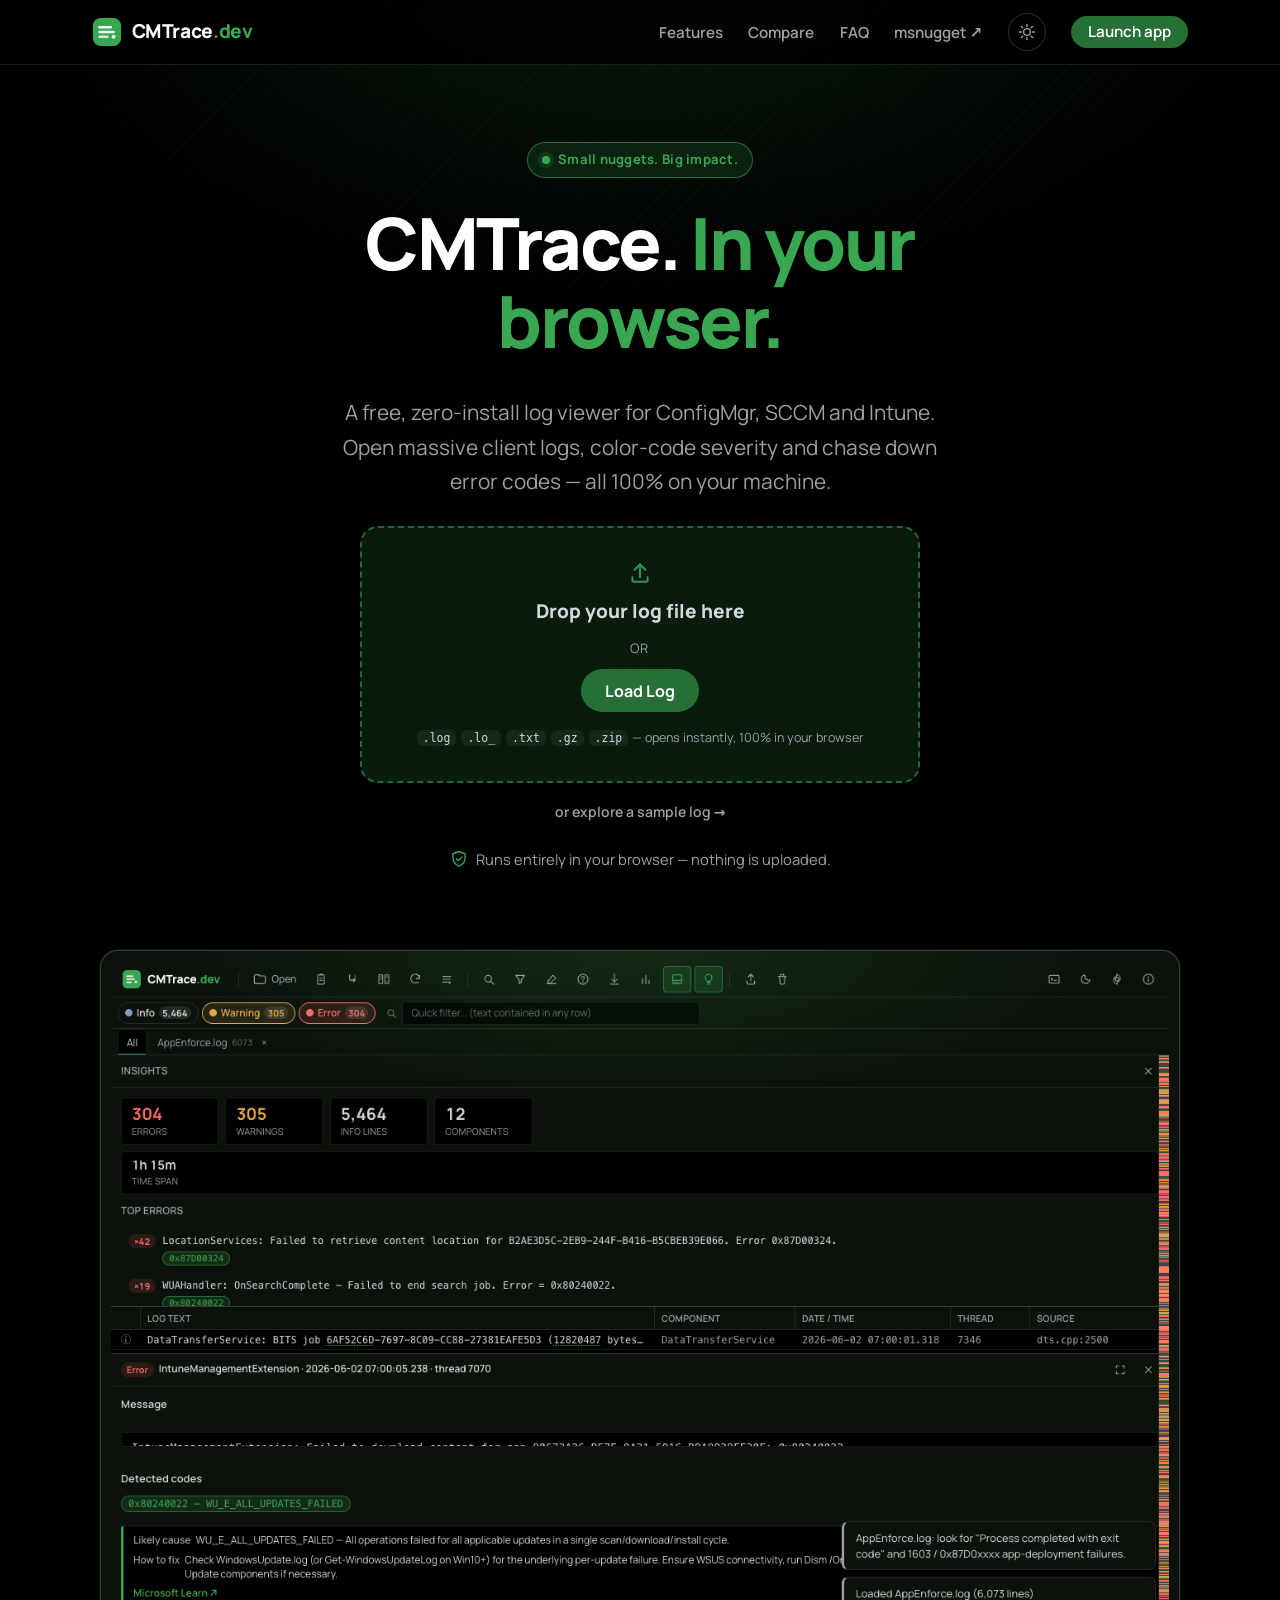
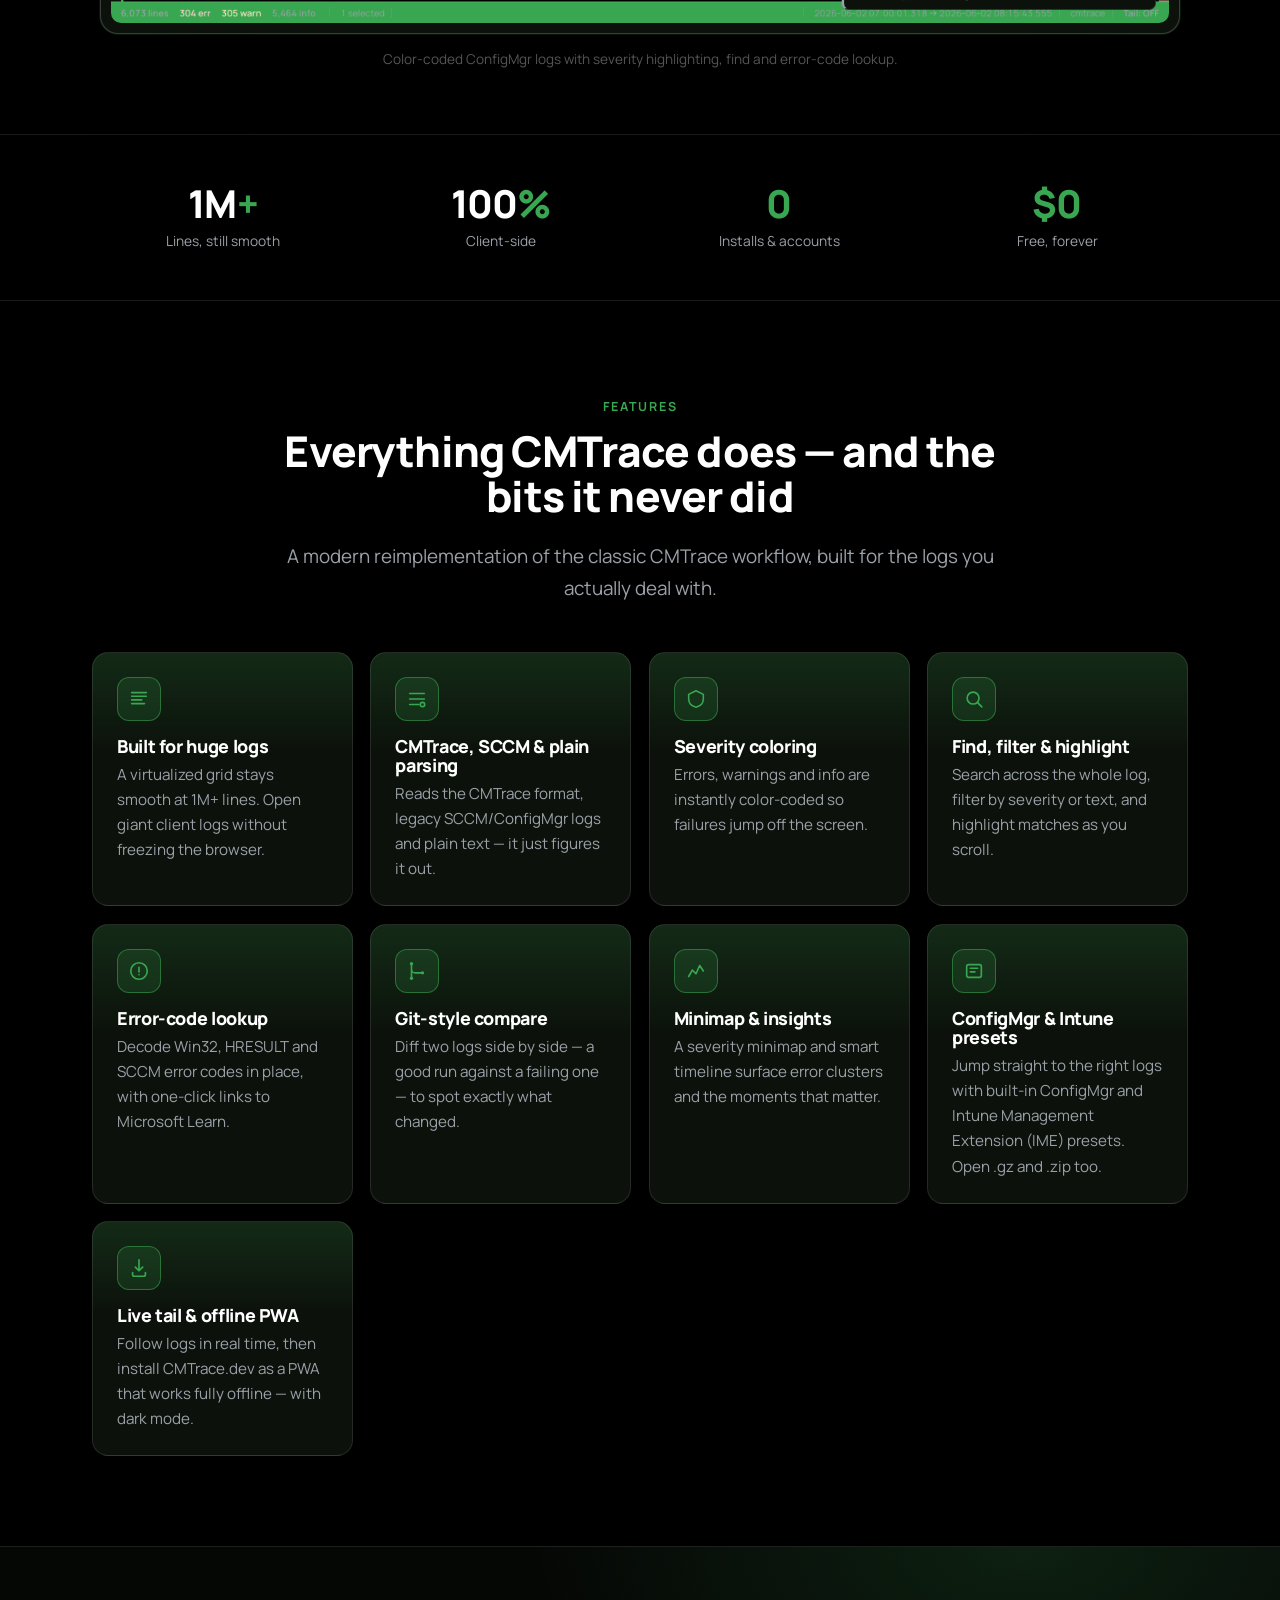
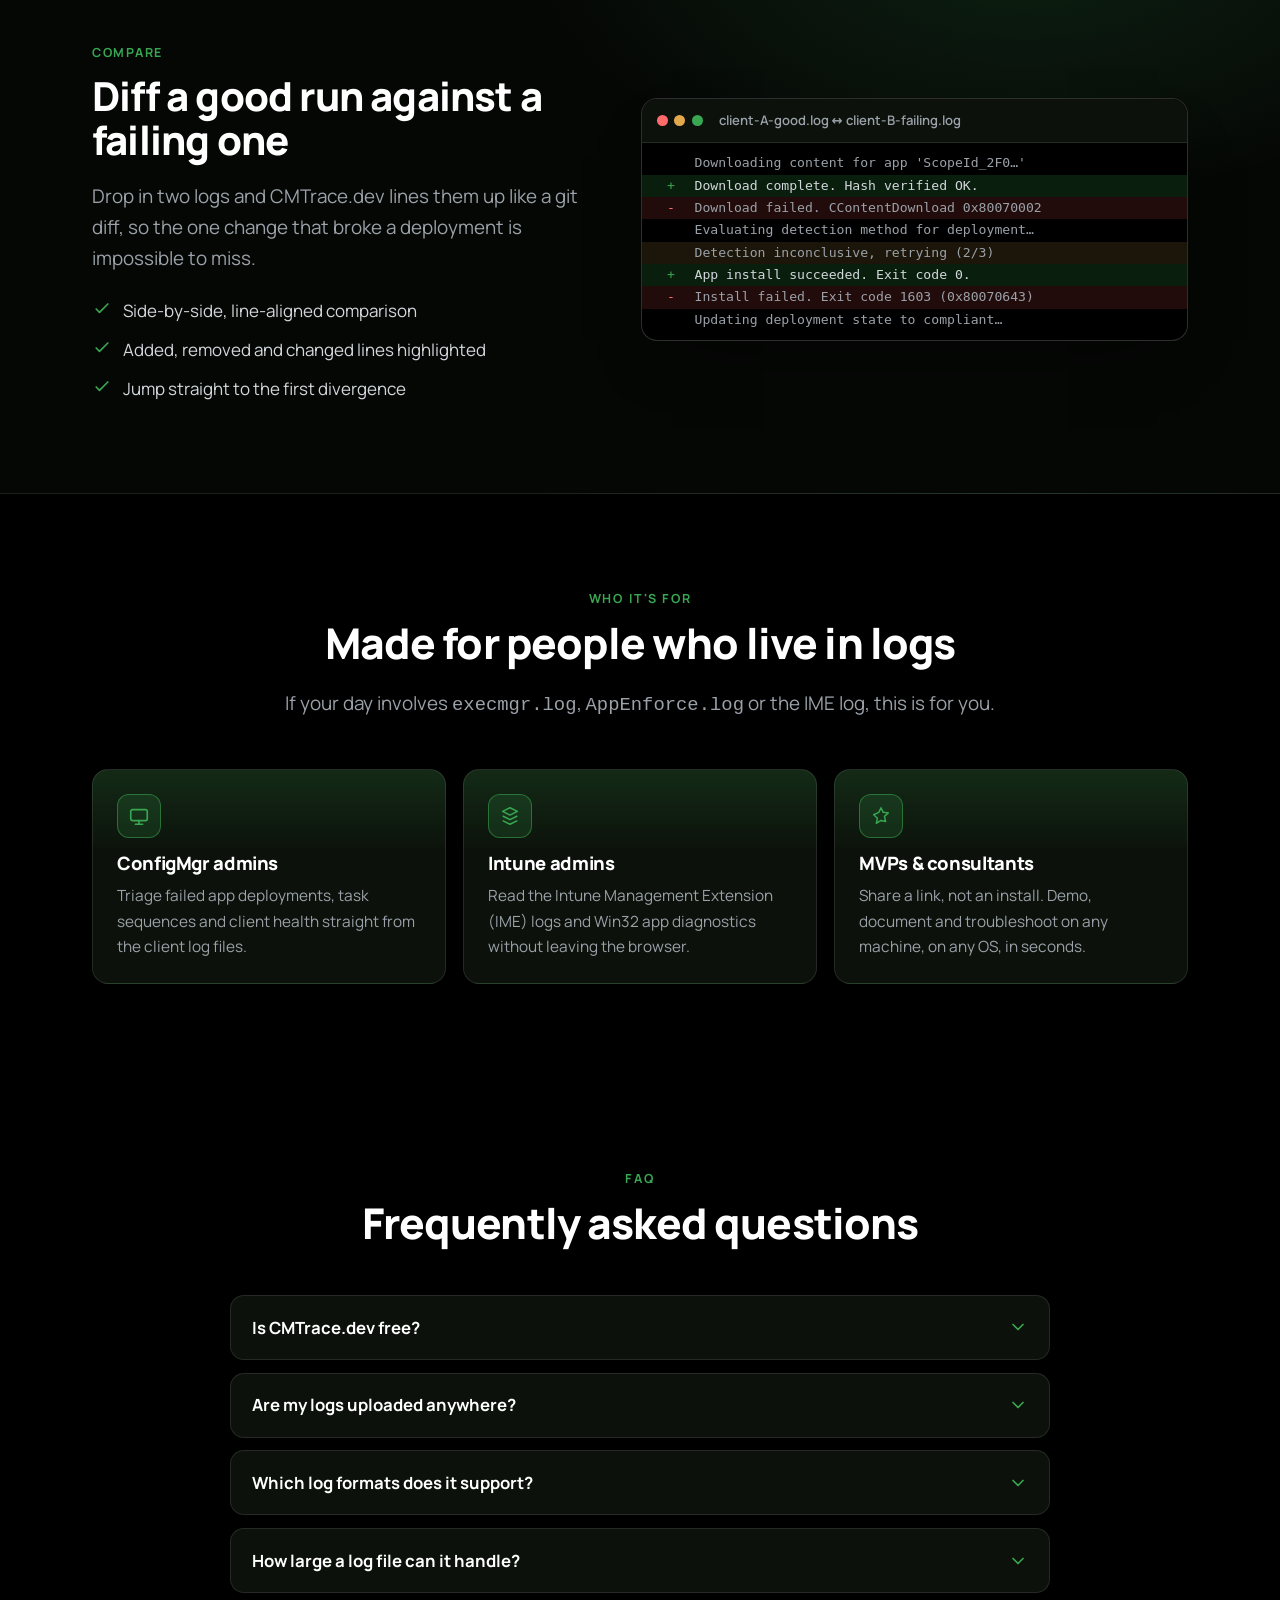
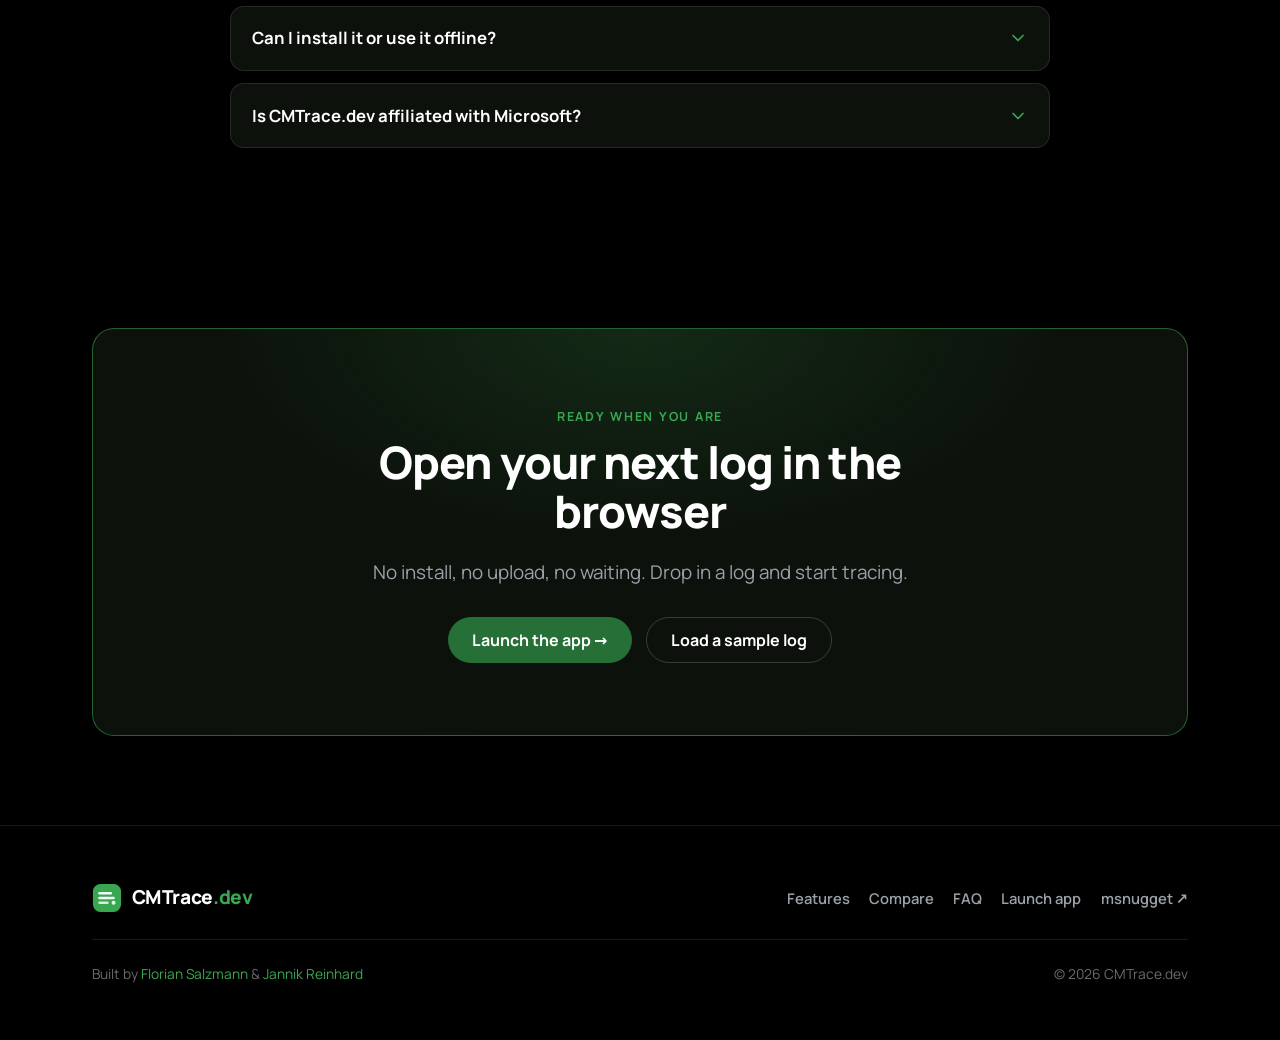
<file: src/index.html>
<!DOCTYPE html>
<html lang="en" data-theme="dark">
<head>
  <meta charset="UTF-8" />
  <meta name="viewport" content="width=device-width, initial-scale=1.0" />

  <!-- Primary SEO -->
  <title>CMTrace Web | CMTrace log viewer in your browser</title>
  <meta name="description" content="Free, 100% client-side CMTrace log viewer in your browser. Open and analyze SCCM, ConfigMgr and Intune logs — virtualized, severity-colored, error-code lookup. Nothing uploaded." />
  <meta name="robots" content="index,follow" />
  <link rel="canonical" href="https://cmtrace.dev/" />
  <meta name="theme-color" content="#39A751" />
  <meta name="color-scheme" content="dark light" />

  <!-- Open Graph -->
  <meta property="og:type" content="website" />
  <meta property="og:title" content="CMTrace.dev — CMTrace log viewer in your browser" />
  <meta property="og:description" content="Free, 100% client-side CMTrace log viewer. Open and analyze SCCM, ConfigMgr and Intune logs in the browser — virtualized at 1M+ lines, with severity coloring and error-code lookup. Nothing is uploaded." />
  <meta property="og:url" content="https://cmtrace.dev/" />
  <meta property="og:image" content="https://cmtrace.dev/og-image.png" />
  <meta property="og:image:width" content="1200" />
  <meta property="og:image:height" content="630" />
  <meta property="og:site_name" content="CMTrace.dev" />

  <!-- Twitter -->
  <meta name="twitter:card" content="summary_large_image" />
  <meta name="twitter:title" content="CMTrace.dev — CMTrace log viewer in your browser" />
  <meta name="twitter:description" content="Free, 100% client-side CMTrace log viewer for SCCM, ConfigMgr and Intune logs. Virtualized, severity-colored, error-code lookup. Nothing is uploaded." />
  <meta name="twitter:image" content="https://cmtrace.dev/og-image.png" />

  <link rel="icon" href="favicon.svg" />
  <link rel="apple-touch-icon" href="icon.svg" />
  <link rel="stylesheet" href="css/landing.css" />

  <!-- Structured data: SoftwareApplication -->
  <script type="application/ld+json">
{
  "@context": "https://schema.org",
  "@type": "SoftwareApplication",
  "name": "CMTrace.dev",
  "url": "https://cmtrace.dev",
  "applicationCategory": "DeveloperApplication",
  "operatingSystem": "Any (browser-based)",
  "description": "Free, 100% client-side CMTrace log viewer in your browser. Open and analyze SCCM, ConfigMgr and Intune logs — virtualized, severity-colored, error-code lookup. Nothing uploaded.",
  "offers": {
    "@type": "Offer",
    "price": "0",
    "priceCurrency": "CHF"
  },
  "author": [
    {
      "@type": "Person",
      "name": "Florian Salzmann",
      "url": "https://scloud.work/about-florian/"
    },
    {
      "@type": "Person",
      "name": "Jannik Reinhard",
      "url": "https://jannikreinhard.com/about/"
    }
  ]
}
  </script>

  <!-- Structured data: FAQPage -->
  <script type="application/ld+json">
{
  "@context": "https://schema.org",
  "@type": "FAQPage",
  "mainEntity": [
    {
      "@type": "Question",
      "name": "Is CMTrace.dev free?",
      "acceptedAnswer": {
        "@type": "Answer",
        "text": "Yes. CMTrace.dev is completely free and open. There are no accounts, no paywalls and no usage limits — just open it and start reading logs."
      }
    },
    {
      "@type": "Question",
      "name": "Are my logs uploaded anywhere?",
      "acceptedAnswer": {
        "@type": "Answer",
        "text": "No. CMTrace.dev runs 100% in your browser. Your log files are parsed and rendered locally on your device and are never sent to a server, so it's safe for sensitive ConfigMgr and Intune logs."
      }
    },
    {
      "@type": "Question",
      "name": "Which log formats does it support?",
      "acceptedAnswer": {
        "@type": "Answer",
        "text": "It reads the CMTrace log format, legacy SCCM/ConfigMgr logs and plain-text logs. You can also open compressed .gz and .zip archives, and use built-in ConfigMgr and Intune (IME) presets."
      }
    },
    {
      "@type": "Question",
      "name": "How large a log file can it handle?",
      "acceptedAnswer": {
        "@type": "Answer",
        "text": "The grid is virtualized and stays smooth at one million-plus lines. Only the visible rows are rendered, so large client logs scroll without freezing the browser."
      }
    },
    {
      "@type": "Question",
      "name": "Can I install it or use it offline?",
      "acceptedAnswer": {
        "@type": "Answer",
        "text": "Yes. CMTrace.dev is an installable Progressive Web App (PWA). Install it from your browser and it works offline, just like a desktop app — no network connection required to read logs."
      }
    },
    {
      "@type": "Question",
      "name": "Is CMTrace.dev affiliated with Microsoft?",
      "acceptedAnswer": {
        "@type": "Answer",
        "text": "No. CMTrace.dev is an independent open project and is not affiliated with or endorsed by Microsoft. CMTrace is a Microsoft tool and trademark; this is a browser-based reimplementation of that workflow."
      }
    }
  ]
}
  </script>
</head>
<body>
  <a class="skip-link" href="#main">Skip to content</a>

  <!-- ============================ HEADER ============================ -->
  <header class="site-header">
    <div class="wrap header-inner">
      <a class="brand" href="/" aria-label="CMTrace.dev home">
        <svg class="brand-glyph" viewBox="0 0 32 32" aria-hidden="true" focusable="false">
          <rect x="1" y="1" width="30" height="30" rx="8" ry="8" fill="#39A751"/>
          <g stroke="#ffffff" stroke-width="2.6" stroke-linecap="round">
            <line x1="8" y1="11" x2="20" y2="11" opacity="0.96"/>
            <line x1="8" y1="16" x2="23" y2="16" opacity="0.96"/>
            <line x1="8" y1="21" x2="16.5" y2="21" opacity="0.8"/>
          </g>
          <circle cx="23" cy="21" r="3.1" fill="#39A751"/>
          <circle cx="23" cy="21" r="2.1" fill="#d9ffe2"/>
        </svg>
        <span><span class="brand-name">CMTrace</span><span class="brand-dev">.dev</span></span>
      </a>

      <nav class="site-nav" aria-label="Primary">
        <button class="nav-toggle" type="button" aria-expanded="false" aria-controls="nav-links" aria-label="Toggle navigation menu">
          <svg viewBox="0 0 24 24" aria-hidden="true" focusable="false">
            <path d="M4 7h16M4 12h16M4 17h16" fill="none" stroke="currentColor" stroke-width="2" stroke-linecap="round"/>
          </svg>
        </button>
        <ul class="nav-links" id="nav-links">
          <li><a href="#features">Features</a></li>
          <li><a href="#compare">Compare</a></li>
          <li><a href="#faq">FAQ</a></li>
          <li><a href="https://msnugget.com/" target="_blank" rel="noopener">msnugget &#8599;</a></li>
          <li>
            <button class="theme-toggle" type="button" id="theme-toggle" aria-label="Toggle dark and light theme">
              <svg class="icon-sun" viewBox="0 0 24 24" aria-hidden="true" focusable="false">
                <circle cx="12" cy="12" r="4.5" fill="none" stroke="currentColor" stroke-width="1.8"/>
                <g stroke="currentColor" stroke-width="1.8" stroke-linecap="round">
                  <path d="M12 2v2.5M12 19.5V22M2 12h2.5M19.5 12H22M4.6 4.6l1.8 1.8M17.6 17.6l1.8 1.8M19.4 4.6l-1.8 1.8M6.4 17.6l-1.8 1.8"/>
                </g>
              </svg>
              <svg class="icon-moon" viewBox="0 0 24 24" aria-hidden="true" focusable="false">
                <path d="M21 12.8A8.5 8.5 0 1 1 11.2 3a6.5 6.5 0 0 0 9.8 9.8z" fill="none" stroke="currentColor" stroke-width="1.8" stroke-linejoin="round"/>
              </svg>
            </button>
          </li>
          <li><a class="btn btn-primary btn-sm" href="app.html">Launch app</a></li>
        </ul>
      </nav>
    </div>
  </header>

  <main id="main">
    <!-- ============================ HERO ============================ -->
    <section class="hero wrap" aria-labelledby="hero-title">
      <span class="hero-badge"><span class="dot" aria-hidden="true"></span> Small nuggets. Big impact.</span>
      <h1 id="hero-title">CMTrace. <span class="accent">In your browser.</span></h1>
      <p class="hero-sub">
        A free, zero-install log viewer for ConfigMgr, SCCM and Intune. Open massive
        client logs, color-code severity and chase down error codes — all 100% on your machine.
      </p>
      <div class="hero-drop" id="landing-drop" role="button" tabindex="0" aria-label="Drop a log file here or click to choose a file">
        <input type="file" id="landing-file" multiple accept=".log,.lo_,.txt,.gz,.zip" hidden />
        <svg class="drop-ico" viewBox="0 0 24 24" aria-hidden="true" focusable="false">
          <path d="M12 16V4" stroke="currentColor" stroke-width="1.8" stroke-linecap="round"/>
          <path d="M7 9l5-5 5 5" fill="none" stroke="currentColor" stroke-width="1.8" stroke-linecap="round" stroke-linejoin="round"/>
          <path d="M5 16v2.5A1.5 1.5 0 0 0 6.5 20h11a1.5 1.5 0 0 0 1.5-1.5V16" fill="none" stroke="currentColor" stroke-width="1.8" stroke-linecap="round"/>
        </svg>
        <p class="drop-title">Drop your log file here</p>
        <p class="drop-or">or</p>
        <button class="btn btn-primary" type="button" id="landing-upload">Load Log</button>
        <p class="drop-hint"><code>.log</code> <code>.lo_</code> <code>.txt</code> <code>.gz</code> <code>.zip</code> — opens instantly, 100% in your browser</p>
      </div>
      <p class="hero-alt"><a href="app.html?sample=1" id="landing-sample">or explore a sample log &rarr;</a></p>
      <p class="trust-line">
        <svg viewBox="0 0 24 24" aria-hidden="true" focusable="false">
          <path d="M12 2l8 3v6c0 5-3.4 8.5-8 11-4.6-2.5-8-6-8-11V5l8-3z" fill="none" stroke="currentColor" stroke-width="1.8" stroke-linejoin="round"/>
          <path d="M8.5 12l2.4 2.4L16 9.4" fill="none" stroke="currentColor" stroke-width="1.8" stroke-linecap="round" stroke-linejoin="round"/>
        </svg>
        Runs entirely in your browser — nothing is uploaded.
      </p>

      <figure class="hero-figure">
        <div class="frame">
          <img src="assets/app-screenshot.png"
               alt="CMTrace.dev log viewer showing color-coded ConfigMgr logs with errors in red and warnings in amber"
               width="1280" height="800" loading="eager" decoding="async" />
        </div>
        <figcaption class="hero-figcaption">Color-coded ConfigMgr logs with severity highlighting, find and error-code lookup.</figcaption>
      </figure>
    </section>

    <!-- ============================ STATS ============================ -->
    <section class="stats" aria-label="At a glance">
      <div class="wrap stats-grid">
        <div class="stat"><span class="num">1M<span class="accent">+</span></span><span class="label">Lines, still smooth</span></div>
        <div class="stat"><span class="num">100<span class="accent">%</span></span><span class="label">Client-side</span></div>
        <div class="stat"><span class="num"><span class="accent">0</span></span><span class="label">Installs &amp; accounts</span></div>
        <div class="stat"><span class="num"><span class="accent">$0</span></span><span class="label">Free, forever</span></div>
      </div>
    </section>

    <!-- ============================ FEATURES ============================ -->
    <section id="features" aria-labelledby="features-title">
      <div class="wrap">
        <div class="section-head">
          <span class="eyebrow">Features</span>
          <h2 id="features-title">Everything CMTrace does — and the bits it never did</h2>
          <p class="lead">A modern reimplementation of the classic CMTrace workflow, built for the logs you actually deal with.</p>
        </div>

        <div class="feature-grid">
          <article class="card feature">
            <span class="icon-tile" aria-hidden="true">
              <svg viewBox="0 0 24 24"><path d="M4 5h16M4 9h16M4 13h11M4 17h14" fill="none" stroke="currentColor" stroke-width="1.8" stroke-linecap="round"/></svg>
            </span>
            <h3>Built for huge logs</h3>
            <p>A virtualized grid stays smooth at 1M+ lines. Open giant client logs without freezing the browser.</p>
          </article>

          <article class="card feature">
            <span class="icon-tile" aria-hidden="true">
              <svg viewBox="0 0 24 24"><path d="M4 6h16M4 12h16M4 18h10" fill="none" stroke="currentColor" stroke-width="1.8" stroke-linecap="round"/><circle cx="18" cy="18" r="2.4" fill="none" stroke="currentColor" stroke-width="1.8"/></svg>
            </span>
            <h3>CMTrace, SCCM &amp; plain parsing</h3>
            <p>Reads the CMTrace format, legacy SCCM/ConfigMgr logs and plain text — it just figures it out.</p>
          </article>

          <article class="card feature">
            <span class="icon-tile" aria-hidden="true">
              <svg viewBox="0 0 24 24"><path d="M12 3l8 4v5c0 4.4-3 7.6-8 9-5-1.4-8-4.6-8-9V7l8-4z" fill="none" stroke="currentColor" stroke-width="1.7" stroke-linejoin="round"/></svg>
            </span>
            <h3>Severity coloring</h3>
            <p>Errors, warnings and info are instantly color-coded so failures jump off the screen.</p>
          </article>

          <article class="card feature">
            <span class="icon-tile" aria-hidden="true">
              <svg viewBox="0 0 24 24"><circle cx="11" cy="11" r="6.5" fill="none" stroke="currentColor" stroke-width="1.8"/><path d="M16 16l4.5 4.5" fill="none" stroke="currentColor" stroke-width="1.8" stroke-linecap="round"/></svg>
            </span>
            <h3>Find, filter &amp; highlight</h3>
            <p>Search across the whole log, filter by severity or text, and highlight matches as you scroll.</p>
          </article>

          <article class="card feature">
            <span class="icon-tile" aria-hidden="true">
              <svg viewBox="0 0 24 24"><circle cx="12" cy="12" r="9" fill="none" stroke="currentColor" stroke-width="1.8"/><path d="M12 8v5M12 16h.01" fill="none" stroke="currentColor" stroke-width="1.8" stroke-linecap="round"/></svg>
            </span>
            <h3>Error-code lookup</h3>
            <p>Decode Win32, HRESULT and SCCM error codes in place, with one-click links to Microsoft Learn.</p>
          </article>

          <article class="card feature">
            <span class="icon-tile" aria-hidden="true">
              <svg viewBox="0 0 24 24"><path d="M6 4v6a4 4 0 0 0 4 4h8M6 4v16" fill="none" stroke="currentColor" stroke-width="1.8" stroke-linecap="round"/><circle cx="6" cy="4" r="1.8" fill="currentColor"/><circle cx="6" cy="20" r="1.8" fill="currentColor"/><circle cx="18" cy="14" r="1.8" fill="currentColor"/></svg>
            </span>
            <h3>Git-style compare</h3>
            <p>Diff two logs side by side — a good run against a failing one — to spot exactly what changed.</p>
          </article>

          <article class="card feature">
            <span class="icon-tile" aria-hidden="true">
              <svg viewBox="0 0 24 24"><path d="M4 18l4-7 4 4 4-9 4 6" fill="none" stroke="currentColor" stroke-width="1.8" stroke-linecap="round" stroke-linejoin="round"/></svg>
            </span>
            <h3>Minimap &amp; insights</h3>
            <p>A severity minimap and smart timeline surface error clusters and the moments that matter.</p>
          </article>

          <article class="card feature">
            <span class="icon-tile" aria-hidden="true">
              <svg viewBox="0 0 24 24"><rect x="4" y="5" width="16" height="14" rx="2" fill="none" stroke="currentColor" stroke-width="1.8"/><path d="M8 9h8M8 13h5" fill="none" stroke="currentColor" stroke-width="1.8" stroke-linecap="round"/></svg>
            </span>
            <h3>ConfigMgr &amp; Intune presets</h3>
            <p>Jump straight to the right logs with built-in ConfigMgr and Intune Management Extension (IME) presets. Open .gz and .zip too.</p>
          </article>

          <article class="card feature">
            <span class="icon-tile" aria-hidden="true">
              <svg viewBox="0 0 24 24"><path d="M12 3v12M8 11l4 4 4-4" fill="none" stroke="currentColor" stroke-width="1.8" stroke-linecap="round" stroke-linejoin="round"/><path d="M5 17v2a2 2 0 0 0 2 2h10a2 2 0 0 0 2-2v-2" fill="none" stroke="currentColor" stroke-width="1.8" stroke-linecap="round"/></svg>
            </span>
            <h3>Live tail &amp; offline PWA</h3>
            <p>Follow logs in real time, then install CMTrace.dev as a PWA that works fully offline — with dark mode.</p>
          </article>
        </div>
      </div>
    </section>

    <!-- ============================ COMPARE ============================ -->
    <section id="compare" class="compare" aria-labelledby="compare-title">
      <div class="wrap compare-grid">
        <div class="compare-copy">
          <span class="eyebrow">Compare</span>
          <h2 id="compare-title">Diff a good run against a failing one</h2>
          <p class="lead">Drop in two logs and CMTrace.dev lines them up like a git diff, so the one change that broke a deployment is impossible to miss.</p>
          <ul class="feature-list">
            <li>
              <svg viewBox="0 0 24 24" aria-hidden="true"><path d="M5 12l4 4 10-10" fill="none" stroke="currentColor" stroke-width="2" stroke-linecap="round" stroke-linejoin="round"/></svg>
              Side-by-side, line-aligned comparison
            </li>
            <li>
              <svg viewBox="0 0 24 24" aria-hidden="true"><path d="M5 12l4 4 10-10" fill="none" stroke="currentColor" stroke-width="2" stroke-linecap="round" stroke-linejoin="round"/></svg>
              Added, removed and changed lines highlighted
            </li>
            <li>
              <svg viewBox="0 0 24 24" aria-hidden="true"><path d="M5 12l4 4 10-10" fill="none" stroke="currentColor" stroke-width="2" stroke-linecap="round" stroke-linejoin="round"/></svg>
              Jump straight to the first divergence
            </li>
          </ul>
        </div>

        <div class="diff-panel" role="img" aria-label="Example git-style diff of two ConfigMgr logs, highlighting an added error line and a removed success line">
          <div class="diff-bar">
            <span class="dots" aria-hidden="true"><i></i><i></i><i></i></span>
            client-A-good.log &harr; client-B-failing.log
          </div>
          <div class="diff-body">
            <div class="diff-row"><span class="sign">&nbsp;</span><span>Downloading content for app 'ScopeId_2F0…'</span></div>
            <div class="diff-row add"><span class="sign">+</span><span>Download complete. Hash verified OK.</span></div>
            <div class="diff-row del"><span class="sign">-</span><span>Download failed. CContentDownload 0x80070002</span></div>
            <div class="diff-row"><span class="sign">&nbsp;</span><span>Evaluating detection method for deployment…</span></div>
            <div class="diff-row warn"><span class="sign">&nbsp;</span><span>Detection inconclusive, retrying (2/3)</span></div>
            <div class="diff-row add"><span class="sign">+</span><span>App install succeeded. Exit code 0.</span></div>
            <div class="diff-row del"><span class="sign">-</span><span>Install failed. Exit code 1603 (0x80070643)</span></div>
            <div class="diff-row"><span class="sign">&nbsp;</span><span>Updating deployment state to compliant…</span></div>
          </div>
        </div>
      </div>
    </section>

    <!-- ============================ AUDIENCE ============================ -->
    <section id="who" aria-labelledby="who-title">
      <div class="wrap">
        <div class="section-head">
          <span class="eyebrow">Who it's for</span>
          <h2 id="who-title">Made for people who live in logs</h2>
          <p class="lead">If your day involves <code>execmgr.log</code>, <code>AppEnforce.log</code> or the IME log, this is for you.</p>
        </div>

        <div class="audience-grid">
          <article class="card audience">
            <span class="icon-tile" aria-hidden="true">
              <svg viewBox="0 0 24 24"><rect x="3" y="5" width="18" height="12" rx="2" fill="none" stroke="currentColor" stroke-width="1.8"/><path d="M8 21h8M12 17v4" fill="none" stroke="currentColor" stroke-width="1.8" stroke-linecap="round"/></svg>
            </span>
            <h3>ConfigMgr admins</h3>
            <p>Triage failed app deployments, task sequences and client health straight from the client log files.</p>
          </article>

          <article class="card audience">
            <span class="icon-tile" aria-hidden="true">
              <svg viewBox="0 0 24 24"><path d="M4 7l8-4 8 4-8 4-8-4z" fill="none" stroke="currentColor" stroke-width="1.7" stroke-linejoin="round"/><path d="M4 12l8 4 8-4M4 17l8 4 8-4" fill="none" stroke="currentColor" stroke-width="1.7" stroke-linejoin="round"/></svg>
            </span>
            <h3>Intune admins</h3>
            <p>Read the Intune Management Extension (IME) logs and Win32 app diagnostics without leaving the browser.</p>
          </article>

          <article class="card audience">
            <span class="icon-tile" aria-hidden="true">
              <svg viewBox="0 0 24 24"><path d="M12 3l2.4 5 5.6.6-4.2 3.8 1.2 5.6L12 16.9 6.9 20l1.2-5.6L4 10.6 9.6 8 12 3z" fill="none" stroke="currentColor" stroke-width="1.6" stroke-linejoin="round"/></svg>
            </span>
            <h3>MVPs &amp; consultants</h3>
            <p>Share a link, not an install. Demo, document and troubleshoot on any machine, on any OS, in seconds.</p>
          </article>
        </div>
      </div>
    </section>

    <!-- ============================ FAQ ============================ -->
    <section id="faq" aria-labelledby="faq-title">
      <div class="wrap">
        <div class="section-head">
          <span class="eyebrow">FAQ</span>
          <h2 id="faq-title">Frequently asked questions</h2>
        </div>

        <div class="faq-list">
          <details class="faq-item">
            <summary>Is CMTrace.dev free?
              <svg class="chevron" viewBox="0 0 24 24" aria-hidden="true"><path d="M6 9l6 6 6-6" fill="none" stroke="currentColor" stroke-width="2" stroke-linecap="round" stroke-linejoin="round"/></svg>
            </summary>
            <p class="faq-answer">Yes. CMTrace.dev is completely free and open. There are no accounts, no paywalls and no usage limits — just open it and start reading logs.</p>
          </details>

          <details class="faq-item">
            <summary>Are my logs uploaded anywhere?
              <svg class="chevron" viewBox="0 0 24 24" aria-hidden="true"><path d="M6 9l6 6 6-6" fill="none" stroke="currentColor" stroke-width="2" stroke-linecap="round" stroke-linejoin="round"/></svg>
            </summary>
            <p class="faq-answer">No. CMTrace.dev runs 100% in your browser. Your log files are parsed and rendered locally on your device and are never sent to a server, so it's safe for sensitive ConfigMgr and Intune logs.</p>
          </details>

          <details class="faq-item">
            <summary>Which log formats does it support?
              <svg class="chevron" viewBox="0 0 24 24" aria-hidden="true"><path d="M6 9l6 6 6-6" fill="none" stroke="currentColor" stroke-width="2" stroke-linecap="round" stroke-linejoin="round"/></svg>
            </summary>
            <p class="faq-answer">It reads the CMTrace log format, legacy SCCM/ConfigMgr logs and plain-text logs. You can also open compressed .gz and .zip archives, and use built-in ConfigMgr and Intune (IME) presets.</p>
          </details>

          <details class="faq-item">
            <summary>How large a log file can it handle?
              <svg class="chevron" viewBox="0 0 24 24" aria-hidden="true"><path d="M6 9l6 6 6-6" fill="none" stroke="currentColor" stroke-width="2" stroke-linecap="round" stroke-linejoin="round"/></svg>
            </summary>
            <p class="faq-answer">The grid is virtualized and stays smooth at one million-plus lines. Only the visible rows are rendered, so large client logs scroll without freezing the browser.</p>
          </details>

          <details class="faq-item">
            <summary>Can I install it or use it offline?
              <svg class="chevron" viewBox="0 0 24 24" aria-hidden="true"><path d="M6 9l6 6 6-6" fill="none" stroke="currentColor" stroke-width="2" stroke-linecap="round" stroke-linejoin="round"/></svg>
            </summary>
            <p class="faq-answer">Yes. CMTrace.dev is an installable Progressive Web App (PWA). Install it from your browser and it works offline, just like a desktop app — no network connection required to read logs.</p>
          </details>

          <details class="faq-item">
            <summary>Is CMTrace.dev affiliated with Microsoft?
              <svg class="chevron" viewBox="0 0 24 24" aria-hidden="true"><path d="M6 9l6 6 6-6" fill="none" stroke="currentColor" stroke-width="2" stroke-linecap="round" stroke-linejoin="round"/></svg>
            </summary>
            <p class="faq-answer">No. CMTrace.dev is an independent open project and is not affiliated with or endorsed by Microsoft. CMTrace is a Microsoft tool and trademark; this is a browser-based reimplementation of that workflow.</p>
          </details>
        </div>
      </div>
    </section>

    <!-- ============================ FINAL CTA ============================ -->
    <section class="cta-final wrap" aria-labelledby="cta-title">
      <div class="cta-card">
        <span class="eyebrow">Ready when you are</span>
        <h2 id="cta-title">Open your next log in the browser</h2>
        <p class="lead">No install, no upload, no waiting. Drop in a log and start tracing.</p>
        <div class="hero-cta">
          <a class="btn btn-primary" href="app.html">Launch the app &rarr;</a>
          <a class="btn btn-ghost" href="app.html">Load a sample log</a>
        </div>
      </div>
    </section>
  </main>

  <!-- ============================ FOOTER ============================ -->
  <footer class="site-footer">
    <div class="wrap">
      <div class="footer-top">
        <a class="brand" href="/" aria-label="CMTrace.dev home">
          <svg class="brand-glyph" viewBox="0 0 32 32" aria-hidden="true" focusable="false">
            <rect x="1" y="1" width="30" height="30" rx="8" ry="8" fill="#39A751"/>
            <g stroke="#ffffff" stroke-width="2.6" stroke-linecap="round">
              <line x1="8" y1="11" x2="20" y2="11" opacity="0.96"/>
              <line x1="8" y1="16" x2="23" y2="16" opacity="0.96"/>
              <line x1="8" y1="21" x2="16.5" y2="21" opacity="0.8"/>
            </g>
            <circle cx="23" cy="21" r="3.1" fill="#39A751"/>
            <circle cx="23" cy="21" r="2.1" fill="#d9ffe2"/>
          </svg>
          <span><span class="brand-name">CMTrace</span><span class="brand-dev">.dev</span></span>
        </a>
        <ul class="footer-links">
          <li><a href="#features">Features</a></li>
          <li><a href="#compare">Compare</a></li>
          <li><a href="#faq">FAQ</a></li>
          <li><a href="app.html">Launch app</a></li>
          <li><a href="https://msnugget.com/" target="_blank" rel="noopener">msnugget &#8599;</a></li>
        </ul>
      </div>
      <div class="footer-bottom">
        <p class="disclaimer">Built by <a href="https://scloud.work/about-florian/" target="_blank" rel="noopener">Florian Salzmann</a> &amp; <a href="https://jannikreinhard.com/about/" target="_blank" rel="noopener">Jannik Reinhard</a></p>
        <p class="disclaimer">&copy; <span id="year">2026</span> CMTrace.dev</p>
      </div>
    </div>
  </footer>

  <script>
    // Tiny progressive enhancement: year, mobile nav, theme toggle (no deps).
    (function () {
      var y = document.getElementById("year");
      if (y) y.textContent = new Date().getFullYear();

      var toggle = document.querySelector(".nav-toggle");
      var links = document.getElementById("nav-links");
      if (toggle && links) {
        toggle.addEventListener("click", function () {
          var open = links.classList.toggle("open");
          toggle.setAttribute("aria-expanded", open ? "true" : "false");
        });
        links.addEventListener("click", function (e) {
          if (e.target.closest("a") && links.classList.contains("open")) {
            links.classList.remove("open");
            toggle.setAttribute("aria-expanded", "false");
          }
        });
      }

      var root = document.documentElement;
      var themeBtn = document.getElementById("theme-toggle");
      try {
        var saved = localStorage.getItem("cmtrace-theme");
        if (saved === "light" || saved === "dark") root.setAttribute("data-theme", saved);
      } catch (e) {}
      if (themeBtn) {
        themeBtn.addEventListener("click", function () {
          var next = root.getAttribute("data-theme") === "light" ? "dark" : "light";
          root.setAttribute("data-theme", next);
          try { localStorage.setItem("cmtrace-theme", next); } catch (e) {}
        });
      }
    })();
  </script>
  <script src="js/handoff.js"></script>
  <script src="js/landing.js"></script>
</body>
</html>
</file>
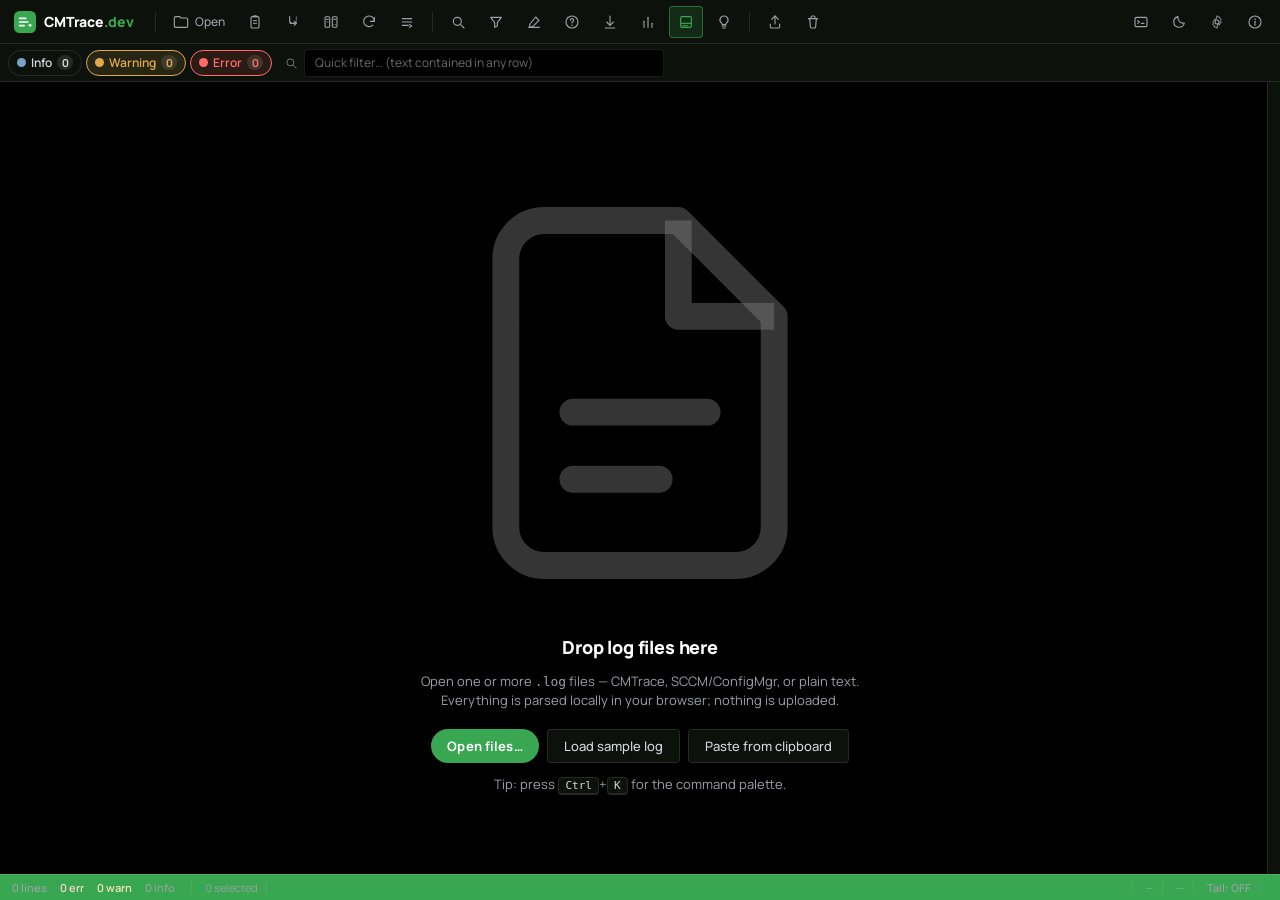
<file: src/app.html>
<!DOCTYPE html>
<html lang="en" data-theme="dark">
<head>
  <meta charset="UTF-8" />
  <meta name="viewport" content="width=device-width, initial-scale=1.0" />
  <meta name="color-scheme" content="dark light" />
  <meta name="description" content="CMTrace.dev — a fast, 100% client-side log viewer for ConfigMgr / Intune / SCCM and plain logs. Small Nuggets. Big Impact." />
  <title>CMTrace Web | CMTrace log viewer in your browser</title>
  <!-- Paint black immediately so there is no light flash before CSS applies. -->
  <style>html,body{background:#000000;}</style>
  <link rel="icon" href="favicon.svg" />
  <link rel="preload" as="font" type="font/woff2" href="assets/fonts/manrope.woff2" crossorigin />
  <link rel="stylesheet" href="css/styles.css" />
  <link rel="stylesheet" href="css/themes.css" />
  <link rel="manifest" href="manifest.webmanifest" />
  <meta name="theme-color" content="#39A751" />
  <link rel="apple-touch-icon" href="icon.svg" />
</head>
<body>
  <div id="app">

    <!-- ============================ TOOLBAR ============================ -->
    <header id="toolbar" role="toolbar" aria-label="Main toolbar">
      <!-- Brand wordmark — links back to the landing page. -->
      <a class="brand-home" href="index.html" title="CMTrace.dev — back to home" aria-label="CMTrace.dev home">
        <svg class="brand-glyph" viewBox="0 0 24 24" aria-hidden="true" focusable="false">
          <rect width="24" height="24" rx="6" fill="#39a751"/>
          <g fill="none" stroke="#ffffff" stroke-width="1.8" stroke-linecap="round">
            <path d="M6 8h7"/>
            <path d="M6 12h9"/>
            <path d="M6 16h5"/>
          </g>
          <circle cx="17.5" cy="15.5" r="1.7" fill="#d6f5de"/>
        </svg>
        <span class="brand-wordmark"><span class="brand-name">CMTrace</span><span class="brand-tld">.dev</span></span>
      </a>

      <span class="tb-sep" aria-hidden="true"></span>

      <!-- File group -->
      <div class="tb-group" role="group" aria-label="File">
        <button type="button" id="btn-open" class="tb-btn" title="Open log files (Ctrl+O)" aria-label="Open log files">
          <svg class="icon" viewBox="0 0 24 24" aria-hidden="true" focusable="false">
            <path d="M10 4H4a2 2 0 0 0-2 2v12a2 2 0 0 0 2 2h16a2 2 0 0 0 2-2V8a2 2 0 0 0-2-2h-8l-2-2z" fill="none" stroke="currentColor" stroke-width="1.7" stroke-linejoin="round"/>
          </svg>
          <span class="tb-label">Open</span>
        </button>
        <button type="button" id="btn-clipboard" class="tb-btn" title="Paste log from clipboard" aria-label="Paste log from clipboard">
          <svg class="icon" viewBox="0 0 24 24" aria-hidden="true" focusable="false">
            <rect x="6" y="4" width="12" height="17" rx="2" fill="none" stroke="currentColor" stroke-width="1.7"/>
            <path d="M9 4a2 2 0 0 1 2-2h2a2 2 0 0 1 2 2v1H9V4z" fill="currentColor"/>
            <line x1="9" y1="10" x2="15" y2="10" stroke="currentColor" stroke-width="1.5"/>
            <line x1="9" y1="14" x2="15" y2="14" stroke="currentColor" stroke-width="1.5"/>
          </svg>
        </button>
        <button type="button" id="btn-merge" class="tb-btn" title="Merge additional log files" aria-label="Merge additional log files">
          <svg class="icon" viewBox="0 0 24 24" aria-hidden="true" focusable="false">
            <path d="M7 4v6a4 4 0 0 0 4 4h6" fill="none" stroke="currentColor" stroke-width="1.7" stroke-linecap="round"/>
            <path d="M17 4v6a4 4 0 0 1-4 4H7" fill="none" stroke="currentColor" stroke-width="1.7" stroke-linecap="round" opacity="0.55"/>
            <path d="M14 17l3-3-3-3" fill="none" stroke="currentColor" stroke-width="1.7" stroke-linecap="round" stroke-linejoin="round"/>
          </svg>
        </button>
        <button type="button" id="btn-compare" class="tb-btn" title="Compare two logs (diff)" aria-label="Compare two logs">
          <svg class="icon" viewBox="0 0 24 24" aria-hidden="true" focusable="false">
            <rect x="3" y="4" width="7" height="16" rx="1.5" fill="none" stroke="currentColor" stroke-width="1.6"/>
            <rect x="14" y="4" width="7" height="16" rx="1.5" fill="none" stroke="currentColor" stroke-width="1.6"/>
            <line x1="5" y1="8" x2="8" y2="8" stroke="currentColor" stroke-width="1.5" stroke-linecap="round"/>
            <line x1="16" y1="8" x2="19" y2="8" stroke="currentColor" stroke-width="1.5" stroke-linecap="round"/>
            <line x1="5" y1="12" x2="8" y2="12" stroke="currentColor" stroke-width="1.5" stroke-linecap="round" opacity="0.5"/>
            <line x1="16" y1="16" x2="19" y2="16" stroke="currentColor" stroke-width="1.5" stroke-linecap="round" opacity="0.5"/>
          </svg>
        </button>
        <button type="button" id="btn-reload" class="tb-btn" title="Reload files" aria-label="Reload files">
          <svg class="icon" viewBox="0 0 24 24" aria-hidden="true" focusable="false">
            <path d="M20 11a8 8 0 1 0-2.3 5.6" fill="none" stroke="currentColor" stroke-width="1.7" stroke-linecap="round"/>
            <path d="M20 5v6h-6" fill="none" stroke="currentColor" stroke-width="1.7" stroke-linecap="round" stroke-linejoin="round"/>
          </svg>
        </button>
        <button type="button" id="btn-tail" class="tb-btn" title="Toggle live tail / follow (Ctrl+End)" aria-label="Toggle live tail" aria-pressed="false">
          <svg class="icon" viewBox="0 0 24 24" aria-hidden="true" focusable="false">
            <path d="M5 7h14M5 12h14M5 17h9" fill="none" stroke="currentColor" stroke-width="1.7" stroke-linecap="round"/>
            <path d="M16 16l3 2-3 2" fill="none" stroke="currentColor" stroke-width="1.7" stroke-linecap="round" stroke-linejoin="round"/>
          </svg>
        </button>
      </div>

      <span class="tb-sep" aria-hidden="true"></span>

      <!-- Search / view group -->
      <div class="tb-group" role="group" aria-label="Search and view">
        <button type="button" id="btn-find" class="tb-btn" title="Find (Ctrl+F)" aria-label="Find">
          <svg class="icon" viewBox="0 0 24 24" aria-hidden="true" focusable="false">
            <circle cx="11" cy="11" r="6" fill="none" stroke="currentColor" stroke-width="1.7"/>
            <line x1="16" y1="16" x2="21" y2="21" stroke="currentColor" stroke-width="1.7" stroke-linecap="round"/>
          </svg>
        </button>
        <button type="button" id="btn-filter" class="tb-btn" title="Filter (Ctrl+R)" aria-label="Filter">
          <svg class="icon" viewBox="0 0 24 24" aria-hidden="true" focusable="false">
            <path d="M4 5h16l-6 8v5l-4 2v-7L4 5z" fill="none" stroke="currentColor" stroke-width="1.7" stroke-linejoin="round"/>
          </svg>
        </button>
        <button type="button" id="btn-highlight" class="tb-btn" title="Highlight rules (Ctrl+H)" aria-label="Highlight rules">
          <svg class="icon" viewBox="0 0 24 24" aria-hidden="true" focusable="false">
            <path d="M4 20h16" stroke="currentColor" stroke-width="1.7" stroke-linecap="round"/>
            <path d="M14.5 4.5l5 5L10 19l-5 1 1-5 8.5-10.5z" fill="none" stroke="currentColor" stroke-width="1.7" stroke-linejoin="round"/>
          </svg>
        </button>
        <button type="button" id="btn-errorlookup" class="tb-btn" title="Error code lookup (Ctrl+E)" aria-label="Error code lookup">
          <svg class="icon" viewBox="0 0 24 24" aria-hidden="true" focusable="false">
            <circle cx="12" cy="12" r="9" fill="none" stroke="currentColor" stroke-width="1.7"/>
            <path d="M9.5 9.5a2.5 2.5 0 1 1 3.4 2.3c-.6.3-.9.7-.9 1.4v.3" fill="none" stroke="currentColor" stroke-width="1.7" stroke-linecap="round"/>
            <circle cx="12" cy="17" r="1.1" fill="currentColor"/>
          </svg>
        </button>
        <button type="button" id="btn-goto" class="tb-btn" title="Go to line (Ctrl+G)" aria-label="Go to line">
          <svg class="icon" viewBox="0 0 24 24" aria-hidden="true" focusable="false">
            <path d="M12 3v14" stroke="currentColor" stroke-width="1.7" stroke-linecap="round"/>
            <path d="M7 12l5 5 5-5" fill="none" stroke="currentColor" stroke-width="1.7" stroke-linecap="round" stroke-linejoin="round"/>
            <path d="M5 21h14" stroke="currentColor" stroke-width="1.7" stroke-linecap="round"/>
          </svg>
        </button>
        <button type="button" id="btn-stats" class="tb-btn" title="Statistics" aria-label="Statistics">
          <svg class="icon" viewBox="0 0 24 24" aria-hidden="true" focusable="false">
            <line x1="6" y1="20" x2="6" y2="11" stroke="currentColor" stroke-width="1.7" stroke-linecap="round"/>
            <line x1="12" y1="20" x2="12" y2="5" stroke="currentColor" stroke-width="1.7" stroke-linecap="round"/>
            <line x1="18" y1="20" x2="18" y2="14" stroke="currentColor" stroke-width="1.7" stroke-linecap="round"/>
          </svg>
        </button>
        <button type="button" id="btn-detail" class="tb-btn" title="Toggle detail pane (Ctrl+D)" aria-label="Toggle detail pane" aria-pressed="false">
          <svg class="icon" viewBox="0 0 24 24" aria-hidden="true" focusable="false">
            <rect x="4" y="4" width="16" height="16" rx="2" fill="none" stroke="currentColor" stroke-width="1.7"/>
            <line x1="4" y1="14" x2="20" y2="14" stroke="currentColor" stroke-width="1.7"/>
            <line x1="7" y1="17.5" x2="14" y2="17.5" stroke="currentColor" stroke-width="1.5" stroke-linecap="round"/>
          </svg>
        </button>
        <button type="button" id="btn-insights" class="tb-btn" title="Toggle insights panel" aria-label="Toggle insights panel" aria-pressed="false">
          <svg class="icon" viewBox="0 0 24 24" aria-hidden="true" focusable="false">
            <path d="M9 18h6" stroke="currentColor" stroke-width="1.7" stroke-linecap="round"/>
            <path d="M10 21h4" stroke="currentColor" stroke-width="1.7" stroke-linecap="round"/>
            <path d="M12 3a6 6 0 0 0-3.5 10.9c.6.4.9 1 .9 1.7v.4h5.2v-.4c0-.7.3-1.3.9-1.7A6 6 0 0 0 12 3z" fill="none" stroke="currentColor" stroke-width="1.7" stroke-linejoin="round"/>
          </svg>
        </button>
      </div>

      <span class="tb-sep" aria-hidden="true"></span>

      <!-- Output group -->
      <div class="tb-group" role="group" aria-label="Output">
        <button type="button" id="btn-export" class="tb-btn" title="Export current view" aria-label="Export current view">
          <svg class="icon" viewBox="0 0 24 24" aria-hidden="true" focusable="false">
            <path d="M12 3v12" stroke="currentColor" stroke-width="1.7" stroke-linecap="round"/>
            <path d="M7 8l5-5 5 5" fill="none" stroke="currentColor" stroke-width="1.7" stroke-linecap="round" stroke-linejoin="round"/>
            <path d="M5 15v4a2 2 0 0 0 2 2h10a2 2 0 0 0 2-2v-4" fill="none" stroke="currentColor" stroke-width="1.7" stroke-linecap="round"/>
          </svg>
        </button>
        <button type="button" id="btn-clear" class="tb-btn" title="Clear all (Ctrl+L)" aria-label="Clear all loaded data">
          <svg class="icon" viewBox="0 0 24 24" aria-hidden="true" focusable="false">
            <path d="M5 7h14" stroke="currentColor" stroke-width="1.7" stroke-linecap="round"/>
            <path d="M9 7V5a2 2 0 0 1 2-2h2a2 2 0 0 1 2 2v2" fill="none" stroke="currentColor" stroke-width="1.7"/>
            <path d="M7 7l1 12a2 2 0 0 0 2 2h4a2 2 0 0 0 2-2l1-12" fill="none" stroke="currentColor" stroke-width="1.7" stroke-linejoin="round"/>
          </svg>
        </button>
      </div>

      <span class="tb-spacer" aria-hidden="true"></span>

      <!-- App group (right aligned) -->
      <div class="tb-group" role="group" aria-label="Application">
        <button type="button" id="btn-palette" class="tb-btn" title="Command palette (Ctrl+K)" aria-label="Command palette">
          <svg class="icon" viewBox="0 0 24 24" aria-hidden="true" focusable="false">
            <rect x="3" y="5" width="18" height="14" rx="2" fill="none" stroke="currentColor" stroke-width="1.7"/>
            <path d="M7 10l2.5 2L7 14" fill="none" stroke="currentColor" stroke-width="1.7" stroke-linecap="round" stroke-linejoin="round"/>
            <line x1="12.5" y1="14" x2="16.5" y2="14" stroke="currentColor" stroke-width="1.7" stroke-linecap="round"/>
          </svg>
        </button>
        <button type="button" id="btn-theme" class="tb-btn" title="Toggle theme" aria-label="Toggle theme">
          <svg class="icon" viewBox="0 0 24 24" aria-hidden="true" focusable="false">
            <path d="M20 13.5A8 8 0 0 1 10.5 4 8 8 0 1 0 20 13.5z" fill="none" stroke="currentColor" stroke-width="1.7" stroke-linejoin="round"/>
          </svg>
        </button>
        <button type="button" id="btn-settings" class="tb-btn" title="Settings" aria-label="Settings">
          <svg class="icon" viewBox="0 0 24 24" aria-hidden="true" focusable="false">
            <circle cx="12" cy="12" r="3" fill="none" stroke="currentColor" stroke-width="1.7"/>
            <path d="M12 2.5l1.3 2.2 2.5-.5.4 2.5 2.2 1.3-1.1 2.3 1.1 2.3-2.2 1.3-.4 2.5-2.5-.5L12 21.5l-1.3-2.2-2.5.5-.4-2.5-2.2-1.3 1.1-2.3-1.1-2.3 2.2-1.3.4-2.5 2.5.5L12 2.5z" fill="none" stroke="currentColor" stroke-width="1.3" stroke-linejoin="round"/>
          </svg>
        </button>
        <button type="button" id="btn-about" class="tb-btn" title="About CMTrace Web" aria-label="About CMTrace Web">
          <svg class="icon" viewBox="0 0 24 24" aria-hidden="true" focusable="false">
            <circle cx="12" cy="12" r="9" fill="none" stroke="currentColor" stroke-width="1.7"/>
            <circle cx="12" cy="8" r="1.2" fill="currentColor"/>
            <path d="M12 11v6" stroke="currentColor" stroke-width="1.7" stroke-linecap="round"/>
          </svg>
        </button>
      </div>

      <!-- Hidden native file input used by Open / Merge -->
      <input type="file" id="file-input" multiple accept=".log,.lo_,.txt,text/plain" hidden aria-hidden="true" />
    </header>

    <!-- ============================ QUICK FILTER BAR ============================ -->
    <div id="quickbar" aria-label="Quick filters">
      <div class="quick-toggles" role="group" aria-label="Severity quick filters">
        <button type="button" id="flt-info" class="flt-toggle is-on" data-type="1" title="Toggle Info messages" aria-label="Toggle Info messages" aria-pressed="true">
          <span class="dot dot-info" aria-hidden="true"></span>
          <span class="flt-name">Info</span>
          <span class="flt-count" id="cnt-info">0</span>
        </button>
        <button type="button" id="flt-warn" class="flt-toggle is-on" data-type="2" title="Toggle Warning messages" aria-label="Toggle Warning messages" aria-pressed="true">
          <span class="dot dot-warn" aria-hidden="true"></span>
          <span class="flt-name">Warning</span>
          <span class="flt-count" id="cnt-warn">0</span>
        </button>
        <button type="button" id="flt-error" class="flt-toggle is-on" data-type="3" title="Toggle Error messages" aria-label="Toggle Error messages" aria-pressed="true">
          <span class="dot dot-error" aria-hidden="true"></span>
          <span class="flt-name">Error</span>
          <span class="flt-count" id="cnt-error">0</span>
        </button>
      </div>
      <div class="quick-search">
        <svg class="qs-icon icon" viewBox="0 0 24 24" aria-hidden="true" focusable="false">
          <circle cx="11" cy="11" r="6" fill="none" stroke="currentColor" stroke-width="1.7"/>
          <line x1="16" y1="16" x2="21" y2="21" stroke="currentColor" stroke-width="1.7" stroke-linecap="round"/>
        </svg>
        <input type="search" id="quick-search" placeholder="Quick filter… (text contained in any row)" aria-label="Quick filter text" autocomplete="off" spellcheck="false" />
      </div>
    </div>

    <!-- ============================ TABS ============================ -->
    <nav id="tabs" aria-label="Open files"></nav>

    <!-- ============================ MAIN ============================ -->
    <main id="main">
      <!-- Smart insights panel: docked at the top of #main, hidden by default.
           insights.js fills #insights-content (counts, top errors, timeline). -->
      <section id="insights" aria-label="Log insights" hidden>
        <header id="insights-head">
          <span id="insights-title" class="insights-title">Insights</span>
          <span class="insights-spacer" aria-hidden="true"></span>
          <button type="button" id="insights-close" class="insights-close" title="Close insights panel" aria-label="Close insights panel">
            <svg class="icon" viewBox="0 0 24 24" aria-hidden="true" focusable="false"><path d="M6 6l12 12M18 6L6 18" stroke="currentColor" stroke-width="1.8" stroke-linecap="round"/></svg>
          </button>
        </header>
        <div id="insights-content"></div>
      </section>

      <!-- Virtual-scrolling grid; #grid is the scroll container -->
      <div id="grid" tabindex="0" role="grid" aria-label="Log entries" aria-rowcount="0">
        <div id="grid-header" role="row">
          <div class="col col-icon" data-col="icon" role="columnheader" title="Severity">
            <span class="col-label" aria-label="Severity"></span>
            <span class="col-resizer" data-col="icon" aria-hidden="true"></span>
          </div>
          <div class="col col-text" data-col="text" role="columnheader">
            <span class="col-label">Log Text</span>
            <span class="col-resizer" data-col="text" aria-hidden="true"></span>
          </div>
          <div class="col col-component" data-col="component" role="columnheader">
            <span class="col-label">Component</span>
            <span class="col-resizer" data-col="component" aria-hidden="true"></span>
          </div>
          <div class="col col-time" data-col="time" role="columnheader">
            <span class="col-label">Date / Time</span>
            <span class="col-resizer" data-col="time" aria-hidden="true"></span>
          </div>
          <div class="col col-thread" data-col="thread" role="columnheader">
            <span class="col-label">Thread</span>
            <span class="col-resizer" data-col="thread" aria-hidden="true"></span>
          </div>
          <div class="col col-source" data-col="source" role="columnheader">
            <span class="col-label">Source</span>
            <!-- no resizer on the last column -->
          </div>
        </div>
        <div id="grid-body">
          <div id="grid-sizer" aria-hidden="true"></div>
          <div id="grid-rows" role="rowgroup"></div>
        </div>
      </div>

      <!-- Severity heat-strip over the grid's right edge; minimap.js fills it. -->
      <div id="minimap" aria-hidden="true"></div>

      <!-- Detail pane: shows the full content of the clicked log line -->
      <section id="detail-pane" aria-label="Selected entry detail" hidden>
        <div id="detail-pane-resizer" role="separator" aria-orientation="horizontal" aria-label="Resize detail pane" tabindex="0"></div>
        <header id="detail-pane-head">
          <span id="detail-pane-title" class="detail-pane-title">Entry detail</span>
          <span class="detail-pane-spacer" aria-hidden="true"></span>
          <button type="button" id="detail-pane-expand" class="detail-pane-btn" title="Open full detail (double-click a row)" aria-label="Open full detail dialog">
            <svg class="icon" viewBox="0 0 24 24" aria-hidden="true" focusable="false"><path d="M9 4H4v5M15 4h5v5M9 20H4v-5M15 20h5v-5" fill="none" stroke="currentColor" stroke-width="1.7" stroke-linecap="round" stroke-linejoin="round"/></svg>
          </button>
          <button type="button" id="detail-pane-close" class="detail-pane-btn" title="Close detail pane" aria-label="Close detail pane">
            <svg class="icon" viewBox="0 0 24 24" aria-hidden="true" focusable="false"><path d="M6 6l12 12M18 6L6 18" stroke="currentColor" stroke-width="1.8" stroke-linecap="round"/></svg>
          </button>
        </header>
        <div id="detail-pane-content" class="detail-body"></div>
      </section>

      <!-- Empty state shown when no data is loaded -->
      <section id="empty-state" aria-label="No log loaded">
        <div class="empty-card">
          <svg class="empty-icon" viewBox="0 0 24 24" aria-hidden="true" focusable="false">
            <path d="M14 3H7a2 2 0 0 0-2 2v14a2 2 0 0 0 2 2h10a2 2 0 0 0 2-2V8l-5-5z" fill="none" stroke="currentColor" stroke-width="1.4" stroke-linejoin="round"/>
            <path d="M14 3v5h5" fill="none" stroke="currentColor" stroke-width="1.4" stroke-linejoin="round"/>
            <line x1="8.5" y1="13" x2="15.5" y2="13" stroke="currentColor" stroke-width="1.4" stroke-linecap="round"/>
            <line x1="8.5" y1="16.5" x2="13" y2="16.5" stroke="currentColor" stroke-width="1.4" stroke-linecap="round"/>
          </svg>
          <h1 class="empty-title">Drop log files here</h1>
          <p class="empty-sub">Open one or more <code>.log</code> files — CMTrace, SCCM/ConfigMgr, or plain text. Everything is parsed locally in your browser; nothing is uploaded.</p>
          <div class="empty-actions">
            <button type="button" id="empty-open" class="btn btn-primary">Open files…</button>
            <button type="button" id="empty-sample" class="btn">Load sample log</button>
            <button type="button" id="empty-clipboard" class="btn">Paste from clipboard</button>
          </div>
          <p class="empty-hint">Tip: press <kbd>Ctrl</kbd>+<kbd>K</kbd> for the command palette.</p>
        </div>
      </section>

      <!-- Drag-and-drop overlay -->
      <div id="drop-zone" aria-hidden="true">
        <div class="drop-inner">
          <svg class="drop-icon" viewBox="0 0 24 24" aria-hidden="true" focusable="false">
            <path d="M12 16V4" stroke="currentColor" stroke-width="1.8" stroke-linecap="round"/>
            <path d="M7 9l5-5 5 5" fill="none" stroke="currentColor" stroke-width="1.8" stroke-linecap="round" stroke-linejoin="round"/>
            <path d="M5 16v2a2 2 0 0 0 2 2h10a2 2 0 0 0 2-2v-2" fill="none" stroke="currentColor" stroke-width="1.8" stroke-linecap="round"/>
          </svg>
          <span class="drop-text">Release to open log files</span>
        </div>
      </div>

      <!-- Compare overlay: git-style diff of two open log files -->
      <section id="compare" aria-label="Compare two logs" hidden data-mode="side">
        <header id="compare-head">
          <span class="cmp-title">Compare</span>
          <select id="cmp-left" class="cmp-select" aria-label="Left file"></select>
          <button type="button" id="cmp-swap" class="cmp-btn" title="Swap sides" aria-label="Swap sides">⇄</button>
          <select id="cmp-right" class="cmp-select" aria-label="Right file"></select>
          <label class="cmp-toggle" title="Ignore timestamps, threads, numbers, hex and paths so only real content differences show">
            <input type="checkbox" id="cmp-ignore" checked /> Ignore noise
          </label>
          <button type="button" id="cmp-mode" class="cmp-btn cmp-mode" aria-pressed="false" title="Toggle side-by-side / unified">Side-by-side</button>
          <span id="cmp-stats" class="cmp-stats" aria-live="polite"></span>
          <span class="cmp-head-spacer" aria-hidden="true"></span>
          <button type="button" id="cmp-close" class="cmp-btn" title="Close compare (Esc)" aria-label="Close compare">
            <svg class="icon" viewBox="0 0 24 24" aria-hidden="true" focusable="false"><path d="M6 6l12 12M18 6L6 18" stroke="currentColor" stroke-width="1.8" stroke-linecap="round"/></svg>
          </button>
        </header>
        <div id="cmp-colhead" aria-hidden="true">
          <span class="cmp-colhead-l">Left</span>
          <span class="cmp-colhead-r">Right</span>
        </div>
        <div id="cmp-body">
          <div id="cmp-sizer" aria-hidden="true"></div>
          <div id="cmp-rows" role="list"></div>
        </div>
      </section>
    </main>

    <!-- ============================ FIND BAR ============================ -->
    <div id="findbar" role="search" aria-label="Find in view" hidden>
      <svg class="icon find-glyph" viewBox="0 0 24 24" aria-hidden="true" focusable="false">
        <circle cx="11" cy="11" r="6" fill="none" stroke="currentColor" stroke-width="1.7"/>
        <line x1="16" y1="16" x2="21" y2="21" stroke="currentColor" stroke-width="1.7" stroke-linecap="round"/>
      </svg>
      <input type="search" id="find-input" placeholder="Find in view…" aria-label="Find text" autocomplete="off" spellcheck="false" />
      <span id="find-count" class="find-count" aria-live="polite">0/0</span>
      <button type="button" id="find-prev" class="find-btn" title="Previous match (Shift+F3)" aria-label="Previous match">
        <svg class="icon" viewBox="0 0 24 24" aria-hidden="true" focusable="false"><path d="M7 14l5-5 5 5" fill="none" stroke="currentColor" stroke-width="1.8" stroke-linecap="round" stroke-linejoin="round"/></svg>
      </button>
      <button type="button" id="find-next" class="find-btn" title="Next match (F3)" aria-label="Next match">
        <svg class="icon" viewBox="0 0 24 24" aria-hidden="true" focusable="false"><path d="M7 10l5 5 5-5" fill="none" stroke="currentColor" stroke-width="1.8" stroke-linecap="round" stroke-linejoin="round"/></svg>
      </button>
      <button type="button" id="find-case" class="find-btn find-toggle" title="Match case" aria-label="Match case" aria-pressed="false">Aa</button>
      <button type="button" id="find-regex" class="find-btn find-toggle" title="Use regular expression" aria-label="Use regular expression" aria-pressed="false">.*</button>
      <button type="button" id="find-close" class="find-btn" title="Close find bar (Esc)" aria-label="Close find bar">
        <svg class="icon" viewBox="0 0 24 24" aria-hidden="true" focusable="false"><path d="M6 6l12 12M18 6L6 18" stroke="currentColor" stroke-width="1.8" stroke-linecap="round"/></svg>
      </button>
    </div>

    <!-- ============================ STATUS BAR ============================ -->
    <footer id="statusbar" role="status" aria-label="Status bar">
      <span id="status-counts" class="status-item">No data</span>
      <span id="status-selection" class="status-item"></span>
      <span class="status-spacer" aria-hidden="true"></span>
      <span id="status-range" class="status-item"></span>
      <span id="status-format" class="status-item"></span>
      <span id="status-tail" class="status-item"></span>
      <span id="status-progress" class="status-item" aria-live="polite"></span>
    </footer>

  </div><!-- /#app -->

  <!-- ============================ MODALS ============================ -->

  <!-- Filter modal -->
  <div class="modal-backdrop" id="modal-filter" hidden>
    <div class="modal" role="dialog" aria-modal="true" aria-labelledby="modal-filter-title">
      <header class="modal-head">
        <h2 id="modal-filter-title" class="modal-title">Filter</h2>
        <button type="button" class="modal-close" title="Close" aria-label="Close filter dialog">&times;</button>
      </header>
      <div class="modal-body">
        <div class="field">
          <label for="filter-text">Text</label>
          <div class="field-row">
            <input type="text" id="filter-text" placeholder="Filter text…" autocomplete="off" spellcheck="false" />
            <select id="filter-mode" aria-label="Match mode">
              <option value="contains">Contains</option>
              <option value="notcontains">Does not contain</option>
              <option value="regex">Regex</option>
            </select>
          </div>
          <label class="check"><input type="checkbox" id="filter-case" /> Case sensitive</label>
        </div>

        <fieldset class="field">
          <legend>Severity</legend>
          <label class="check"><input type="checkbox" id="filter-type-1" checked /> <span class="dot dot-info" aria-hidden="true"></span> Info</label>
          <label class="check"><input type="checkbox" id="filter-type-2" checked /> <span class="dot dot-warn" aria-hidden="true"></span> Warning</label>
          <label class="check"><input type="checkbox" id="filter-type-3" checked /> <span class="dot dot-error" aria-hidden="true"></span> Error</label>
        </fieldset>

        <div class="field two-col">
          <div>
            <label>Components</label>
            <div id="filter-components" class="check-list" aria-label="Component filters"></div>
          </div>
          <div>
            <label>Threads</label>
            <div id="filter-threads" class="check-list" aria-label="Thread filters"></div>
          </div>
        </div>

        <div class="field">
          <label>Time range (local)</label>
          <div class="field-row">
            <input type="datetime-local" id="filter-time-from" step="1" aria-label="From time" />
            <span class="field-dash" aria-hidden="true">→</span>
            <input type="datetime-local" id="filter-time-to" step="1" aria-label="To time" />
          </div>
        </div>
      </div>
      <footer class="modal-foot">
        <button type="button" id="filter-reset" class="btn">Reset</button>
        <button type="button" id="filter-apply" class="btn btn-primary">Apply filter</button>
      </footer>
    </div>
  </div>

  <!-- Highlight modal -->
  <div class="modal-backdrop" id="modal-highlight" hidden>
    <div class="modal" role="dialog" aria-modal="true" aria-labelledby="modal-highlight-title">
      <header class="modal-head">
        <h2 id="modal-highlight-title" class="modal-title">Highlight rules</h2>
        <button type="button" class="modal-close" title="Close" aria-label="Close highlight dialog">&times;</button>
      </header>
      <div class="modal-body">
        <div class="field">
          <label for="hl-term">Add a rule</label>
          <div class="field-row">
            <input type="text" id="hl-term" placeholder="Term to highlight…" autocomplete="off" spellcheck="false" />
            <input type="color" id="hl-color" value="#ffd54f" aria-label="Highlight color" />
            <button type="button" id="hl-add" class="btn btn-primary">Add</button>
          </div>
          <div class="field-row">
            <label class="check"><input type="checkbox" id="hl-case" /> Case sensitive</label>
            <label class="check"><input type="checkbox" id="hl-regex" /> Regex</label>
          </div>
        </div>
        <div id="hl-list" class="rule-list" aria-label="Highlight rules list"></div>
      </div>
      <footer class="modal-foot">
        <button type="button" class="btn modal-close">Close</button>
      </footer>
    </div>
  </div>

  <!-- Error lookup modal -->
  <div class="modal-backdrop" id="modal-errorlookup" hidden>
    <div class="modal" role="dialog" aria-modal="true" aria-labelledby="modal-errorlookup-title">
      <header class="modal-head">
        <h2 id="modal-errorlookup-title" class="modal-title">Error code lookup</h2>
        <button type="button" class="modal-close" title="Close" aria-label="Close error lookup dialog">&times;</button>
      </header>
      <div class="modal-body">
        <div class="field">
          <label for="err-input">Error code</label>
          <div class="field-row">
            <input type="text" id="err-input" placeholder="e.g. 0x80004005, -2147467259, 5" autocomplete="off" spellcheck="false" />
            <button type="button" id="err-go" class="btn btn-primary">Look up</button>
          </div>
        </div>
        <div id="err-result" class="result-box" aria-live="polite"></div>
      </div>
    </div>
  </div>

  <!-- Go to line modal -->
  <div class="modal-backdrop" id="modal-goto" hidden>
    <div class="modal modal-sm" role="dialog" aria-modal="true" aria-labelledby="modal-goto-title">
      <header class="modal-head">
        <h2 id="modal-goto-title" class="modal-title">Go to line</h2>
        <button type="button" class="modal-close" title="Close" aria-label="Close go-to dialog">&times;</button>
      </header>
      <div class="modal-body">
        <div class="field">
          <label for="goto-input">Line number (in current view)</label>
          <div class="field-row">
            <input type="number" id="goto-input" min="1" placeholder="Line #" />
            <button type="button" id="goto-go" class="btn btn-primary">Go</button>
          </div>
        </div>
      </div>
    </div>
  </div>

  <!-- Detail modal -->
  <div class="modal-backdrop" id="modal-detail" hidden>
    <div class="modal modal-lg" role="dialog" aria-modal="true" aria-labelledby="modal-detail-title">
      <header class="modal-head">
        <h2 id="modal-detail-title" class="modal-title">Entry detail</h2>
        <div class="modal-head-actions">
          <button type="button" id="detail-prev" class="btn btn-icon" title="Previous entry" aria-label="Previous entry">
            <svg class="icon" viewBox="0 0 24 24" aria-hidden="true" focusable="false"><path d="M7 14l5-5 5 5" fill="none" stroke="currentColor" stroke-width="1.8" stroke-linecap="round" stroke-linejoin="round"/></svg>
          </button>
          <button type="button" id="detail-next" class="btn btn-icon" title="Next entry" aria-label="Next entry">
            <svg class="icon" viewBox="0 0 24 24" aria-hidden="true" focusable="false"><path d="M7 10l5 5 5-5" fill="none" stroke="currentColor" stroke-width="1.8" stroke-linecap="round" stroke-linejoin="round"/></svg>
          </button>
          <button type="button" id="detail-copy" class="btn btn-icon" title="Copy raw entry" aria-label="Copy raw entry">
            <svg class="icon" viewBox="0 0 24 24" aria-hidden="true" focusable="false">
              <rect x="9" y="9" width="11" height="11" rx="2" fill="none" stroke="currentColor" stroke-width="1.7"/>
              <path d="M5 15V6a2 2 0 0 1 2-2h9" fill="none" stroke="currentColor" stroke-width="1.7"/>
            </svg>
          </button>
          <button type="button" class="modal-close" title="Close" aria-label="Close detail dialog">&times;</button>
        </div>
      </header>
      <div class="modal-body">
        <div id="detail-content" class="detail-content"></div>
      </div>
    </div>
  </div>

  <!-- Statistics modal -->
  <div class="modal-backdrop" id="modal-stats" hidden>
    <div class="modal modal-lg" role="dialog" aria-modal="true" aria-labelledby="modal-stats-title">
      <header class="modal-head">
        <h2 id="modal-stats-title" class="modal-title">Statistics</h2>
        <button type="button" class="modal-close" title="Close" aria-label="Close statistics dialog">&times;</button>
      </header>
      <div class="modal-body">
        <div id="stats-content" class="stats-content"></div>
      </div>
    </div>
  </div>

  <!-- Settings modal -->
  <div class="modal-backdrop" id="modal-settings" hidden>
    <div class="modal" role="dialog" aria-modal="true" aria-labelledby="modal-settings-title">
      <header class="modal-head">
        <h2 id="modal-settings-title" class="modal-title">Settings</h2>
        <button type="button" class="modal-close" title="Close" aria-label="Close settings dialog">&times;</button>
      </header>
      <div class="modal-body">
        <div class="field">
          <label for="set-theme">Theme</label>
          <select id="set-theme">
            <option value="auto">Auto (system)</option>
            <option value="light">Light</option>
            <option value="dark">Dark</option>
          </select>
        </div>
        <div class="field">
          <label for="set-fontsize">Font size <span class="field-suffix">(px)</span></label>
          <input type="range" id="set-fontsize" min="10" max="20" step="1" value="13" />
        </div>
        <div class="field">
          <label for="set-rowheight">Row height <span class="field-suffix">(px)</span></label>
          <input type="range" id="set-rowheight" min="18" max="40" step="1" value="24" />
        </div>
        <div class="field">
          <label class="check"><input type="checkbox" id="set-wrap" /> Wrap log text in detail view</label>
        </div>
        <div class="field">
          <label for="set-dateformat">Date format</label>
          <select id="set-dateformat">
            <option value="YYYY-MM-DD">YYYY-MM-DD (ISO)</option>
            <option value="DD-MM-YYYY">DD-MM-YYYY (European)</option>
            <option value="MM-DD-YYYY">MM-DD-YYYY (US)</option>
          </select>
        </div>
      </div>
    </div>
  </div>

  <!-- About modal -->
  <div class="modal-backdrop" id="modal-about" hidden>
    <div class="modal modal-lg" role="dialog" aria-modal="true" aria-labelledby="modal-about-title">
      <header class="modal-head">
        <h2 id="modal-about-title" class="modal-title">About CMTrace Web</h2>
        <button type="button" class="modal-close" title="Close" aria-label="Close about dialog">&times;</button>
      </header>
      <div class="modal-body">
        <p class="about-lead">
          <strong>CMTrace Web</strong> is a fast, modern, 100% client-side reimplementation of the classic
          CMTrace log viewer for SCCM / ConfigMgr logs. It runs entirely in your browser — no server, no
          uploads — and works directly from a local <code>file://</code> path or any static host.
        </p>

        <h3 class="about-h">Features</h3>
        <ul class="about-list">
          <li>Reads CMTrace, legacy SCCM/ConfigMgr and plain-text log formats.</li>
          <li>Virtual scrolling for smooth viewing of 100k–1M+ lines.</li>
          <li>Live filtering by text, severity, component, thread and time range.</li>
          <li>Find with regex &amp; case options, plus persistent highlight rules.</li>
          <li>Built-in Win32 / HRESULT error-code lookup.</li>
          <li>Merge multiple logs, live tail (follow), and export to log/CSV.</li>
          <li>Light &amp; dark themes, command palette, keyboard-first workflow.</li>
        </ul>

        <h3 class="about-h">Keyboard shortcuts</h3>
        <table class="shortcut-table">
          <thead><tr><th>Action</th><th>Shortcut</th></tr></thead>
          <tbody>
            <tr><td>Open files</td><td><kbd>Ctrl</kbd>+<kbd>O</kbd></td></tr>
            <tr><td>Find</td><td><kbd>Ctrl</kbd>+<kbd>F</kbd></td></tr>
            <tr><td>Find next / previous</td><td><kbd>F3</kbd> / <kbd>Shift</kbd>+<kbd>F3</kbd></td></tr>
            <tr><td>Filter</td><td><kbd>Ctrl</kbd>+<kbd>R</kbd></td></tr>
            <tr><td>Highlight rules</td><td><kbd>Ctrl</kbd>+<kbd>H</kbd></td></tr>
            <tr><td>Go to line</td><td><kbd>Ctrl</kbd>+<kbd>G</kbd></td></tr>
            <tr><td>Error code lookup</td><td><kbd>Ctrl</kbd>+<kbd>E</kbd></td></tr>
            <tr><td>Command palette</td><td><kbd>Ctrl</kbd>+<kbd>K</kbd></td></tr>
            <tr><td>Clear all</td><td><kbd>Ctrl</kbd>+<kbd>L</kbd> / <kbd>Shift</kbd>+<kbd>Del</kbd></td></tr>
            <tr><td>Toggle live tail</td><td><kbd>Ctrl</kbd>+<kbd>End</kbd></td></tr>
            <tr><td>Close dialog / find bar</td><td><kbd>Esc</kbd></td></tr>
          </tbody>
        </table>

        <p class="about-note">
          CMTrace Web is an independent, open reimplementation built for convenience. It is
          <strong>not affiliated with, endorsed by, or sponsored by Microsoft</strong>. CMTrace,
          Configuration Manager and SCCM are trademarks of Microsoft Corporation.
        </p>
      </div>
    </div>
  </div>

  <!-- ============================ COMMAND PALETTE ============================ -->
  <div id="palette" role="dialog" aria-modal="true" aria-label="Command palette" hidden>
    <div class="palette-box">
      <input type="text" id="palette-input" placeholder="Type a command…" autocomplete="off" spellcheck="false" aria-label="Command search" />
      <ul id="palette-list" class="palette-list" role="listbox" aria-label="Commands"></ul>
    </div>
  </div>

  <!-- ============================ PROGRESS OVERLAY ============================ -->
  <div id="progress" hidden role="progressbar" aria-label="Loading progress" aria-valuemin="0" aria-valuemax="100">
    <div class="progress-card">
      <div class="progress-track"><div id="progress-bar" class="progress-bar"></div></div>
      <div id="progress-text" class="progress-text">Loading…</div>
    </div>
  </div>

  <!-- ============================ TOASTS ============================ -->
  <div id="toasts" aria-live="polite" aria-atomic="false"></div>

  <!-- ============================ SCRIPTS (contract load order) ============================ -->
  <script src="data/errorcodes.js"></script>
  <script src="data/errorkb.js"></script>
  <script src="data/sample.js"></script>
  <script src="js/util.js"></script>
  <script src="js/parser.js"></script>
  <script src="js/errorlookup.js"></script>
  <script src="js/filter.js"></script>
  <script src="js/search.js"></script>
  <script src="js/store.js"></script>
  <script src="js/grid.js"></script>
  <script src="js/files.js"></script>
  <script src="js/ui.js"></script>
  <script src="js/decompress.js"></script>
  <script src="js/insights.js"></script>
  <script src="js/minimap.js"></script>
  <script src="js/presets.js"></script>
  <script src="js/compare.js"></script>
  <script src="js/handoff.js"></script>
  <script src="js/app.js"></script>
</body>
</html>
</file>
<file: src/css/landing.css>
/* ==========================================================================
   CMTrace.dev — marketing landing page
   msnugget brand: pure black bg, green #39A751 accent, ultra-bold white
   headings, grey body text, Manrope, rounded green pill CTAs, dark cards.
   Self-contained. No external resources.
   ========================================================================== */

/* ---- Self-hosted variable Manrope (relative to /css/) ---- */
@font-face {
  font-family: "Manrope";
  font-weight: 200 800;
  font-style: normal;
  font-display: swap;
  src: url("../assets/fonts/manrope.woff2") format("woff2");
}

/* ---- Design tokens: DARK is the default brand theme ---- */
:root,
:root[data-theme="dark"] {
  --bg: #000000;
  --bg-elev: #0c120b;
  --bg-grid: #050705;
  --fg: #d2d7dc;
  --fg-dim: #9aa1a8;
  --fg-faint: rgba(255, 255, 255, 0.42);

  --border: rgba(255, 255, 255, 0.10);
  --border-strong: rgba(255, 255, 255, 0.18);

  --accent: #39a751;
  --accent-fg: #ffffff;
  --accent-soft: rgba(57, 167, 81, 0.16);
  --accent-border: rgba(57, 167, 81, 0.55);
  --accent-btn: #267038; /* darker for 4.5:1 contrast with white text */

  --err: #ff6b6b;
  --warn: #e3a84b;
  --ok: #39a751;
  --info: #7aa2c4;

  --row-err-bg: rgba(255, 90, 90, 0.13);
  --row-warn-bg: rgba(227, 168, 75, 0.12);
  --row-info-bg: rgba(255, 255, 255, 0.02);
  --row-sel-bg: rgba(57, 167, 81, 0.18);
  --row-hover-bg: rgba(255, 255, 255, 0.05);
  --hl: rgba(57, 167, 81, 0.32);

  --hover-bg: rgba(255, 255, 255, 0.06);
  --active-bg: rgba(255, 255, 255, 0.10);
  --shadow: rgba(0, 0, 0, 0.6);
  --scroll-thumb: rgba(255, 255, 255, 0.16);

  --heading: #ffffff;

  --font-ui: "Manrope", system-ui, -apple-system, "Segoe UI", Roboto, sans-serif;
  /* Monospace stack — reused for the log grid preview rows ONLY. */
  --font-mono: ui-monospace, "SF Mono", SFMono-Regular, "Cascadia Code",
    "Cascadia Mono", Menlo, Consolas, "DejaVu Sans Mono", "Liberation Mono",
    monospace;
}

/* ---- LIGHT theme (toggle alternative) ---- */
:root[data-theme="light"] {
  --bg: #ffffff;
  --bg-elev: #f5f7f5;
  --bg-grid: #ffffff;
  --fg: #1d2421;
  --fg-dim: #5b665f;
  --fg-faint: #8a948c;

  --border: #e2e8e3;
  --border-strong: #cdd6cf;

  --accent: #1f8f3d;
  --accent-fg: #ffffff;
  --accent-soft: rgba(31, 143, 61, 0.12);
  --accent-border: rgba(31, 143, 61, 0.45);
  --accent-btn: #1c6e30; /* darker for 4.5:1 contrast with white text */

  --err: #d64545;
  --warn: #b9791f;
  --ok: #1f8f3d;
  --info: #3b6ea5;

  --row-err-bg: rgba(214, 69, 69, 0.10);
  --row-warn-bg: rgba(185, 121, 31, 0.12);
  --row-info-bg: transparent;
  --row-sel-bg: rgba(31, 143, 61, 0.14);
  --row-hover-bg: rgba(0, 0, 0, 0.04);
  --hl: rgba(31, 143, 61, 0.22);

  --hover-bg: rgba(0, 0, 0, 0.05);
  --active-bg: rgba(0, 0, 0, 0.08);
  --shadow: rgba(0, 0, 0, 0.18);
  --scroll-thumb: rgba(0, 0, 0, 0.18);

  --heading: #0c130f;
}

/* ---- Reset / base ---- */
*,
*::before,
*::after {
  box-sizing: border-box;
}

html {
  scroll-behavior: smooth;
  -webkit-text-size-adjust: 100%;
}

@media (prefers-reduced-motion: reduce) {
  html {
    scroll-behavior: auto;
  }
  * {
    animation-duration: 0.001ms !important;
    transition-duration: 0.001ms !important;
  }
}

body {
  margin: 0;
  font-family: var(--font-ui);
  font-weight: 400;
  font-size: clamp(1rem, 0.97rem + 0.15vw, 1.0625rem);
  line-height: 1.65;
  color: var(--fg);
  background-color: var(--bg);
  /* Subtle diagonal dark-green texture + soft glow behind the hero. */
  background-image:
    radial-gradient(900px 520px at 50% -8%, var(--accent-soft), transparent 70%),
    repeating-linear-gradient(
      135deg,
      rgba(57, 167, 81, 0.035) 0px,
      rgba(57, 167, 81, 0.035) 1px,
      transparent 1px,
      transparent 11px
    );
  background-attachment: fixed;
  -webkit-font-smoothing: antialiased;
  text-rendering: optimizeLegibility;
}

:root[data-theme="light"] body {
  background-image:
    radial-gradient(900px 520px at 50% -8%, var(--accent-soft), transparent 70%),
    repeating-linear-gradient(
      135deg,
      rgba(31, 143, 61, 0.04) 0px,
      rgba(31, 143, 61, 0.04) 1px,
      transparent 1px,
      transparent 11px
    );
}

img {
  max-width: 100%;
  height: auto;
  display: block;
}

a {
  color: var(--accent);
  text-decoration: none;
}

a:hover {
  text-decoration: underline;
}

h1,
h2,
h3 {
  color: var(--heading);
  font-weight: 800;
  letter-spacing: -0.02em;
  line-height: 1.08;
  margin: 0 0 0.5em;
}

p {
  margin: 0 0 1em;
}

/* ---- Focus states (accessibility) ---- */
a:focus-visible,
button:focus-visible,
.btn:focus-visible,
summary:focus-visible {
  outline: 3px solid var(--accent);
  outline-offset: 2px;
  border-radius: 6px;
}

.skip-link {
  position: absolute;
  left: -9999px;
  top: 0;
  z-index: 200;
  background: var(--accent);
  color: var(--accent-fg);
  padding: 0.6rem 1rem;
  border-radius: 0 0 10px 0;
  font-weight: 700;
}
.skip-link:focus {
  left: 0;
}

/* ---- Layout helpers ---- */
.wrap {
  width: 100%;
  max-width: 1160px;
  margin-inline: auto;
  padding-inline: clamp(1.1rem, 4vw, 2rem);
}

section {
  padding-block: clamp(3.5rem, 7vw, 6rem);
}

.section-head {
  max-width: 720px;
  margin: 0 auto clamp(2rem, 4vw, 3rem);
  text-align: center;
}

.section-head h2 {
  font-size: clamp(1.75rem, 1.2rem + 2.4vw, 2.65rem);
}

.eyebrow {
  display: inline-block;
  font-size: 0.78rem;
  font-weight: 700;
  letter-spacing: 0.14em;
  text-transform: uppercase;
  color: var(--accent);
  margin-bottom: 0.7rem;
}

.lead {
  color: var(--fg-dim);
  font-size: clamp(1.02rem, 0.98rem + 0.3vw, 1.18rem);
}

/* ---- Buttons ---- */
.btn {
  display: inline-flex;
  align-items: center;
  justify-content: center;
  gap: 0.5rem;
  font-family: inherit;
  font-size: 1rem;
  font-weight: 700;
  line-height: 1;
  padding: 0.85rem 1.5rem;
  border-radius: 999px;
  border: 1px solid transparent;
  cursor: pointer;
  transition: filter 0.15s ease, background-color 0.15s ease,
    border-color 0.15s ease, transform 0.15s ease;
  white-space: nowrap;
}

.btn-primary {
  background: var(--accent-btn);
  color: var(--accent-fg);
  border: none;
}
.btn-primary:hover {
  filter: brightness(1.08);
  text-decoration: none;
}

.btn-ghost {
  background: transparent;
  color: var(--heading);
  border: 1px solid var(--border-strong);
}
.btn-ghost:hover {
  background: var(--hover-bg);
  border-color: var(--accent-border);
  text-decoration: none;
}

.btn-sm {
  padding: 0.55rem 1.05rem;
  font-size: 0.92rem;
}

/* ==========================================================================
   Header
   ========================================================================== */
.site-header {
  position: sticky;
  top: 0;
  z-index: 100;
  background: color-mix(in srgb, var(--bg) 82%, transparent);
  backdrop-filter: saturate(140%) blur(12px);
  -webkit-backdrop-filter: saturate(140%) blur(12px);
  border-bottom: 1px solid var(--border);
}

.header-inner {
  display: flex;
  align-items: center;
  justify-content: space-between;
  gap: 1rem;
  height: 64px;
}

/* Brand wordmark + glyph */
.brand {
  display: inline-flex;
  align-items: center;
  gap: 0.6rem;
  font-weight: 800;
  font-size: 1.2rem;
  letter-spacing: -0.02em;
  color: var(--heading);
}
.brand:hover {
  text-decoration: none;
}
.brand-glyph {
  width: 30px;
  height: 30px;
  flex: 0 0 auto;
  border-radius: 9px;
  display: block;
}
.brand-name {
  color: var(--heading);
}
.brand-dev {
  color: var(--accent);
}

/* Nav */
.site-nav {
  display: flex;
  align-items: center;
  gap: clamp(0.6rem, 2vw, 1.6rem);
}
.nav-links {
  display: flex;
  align-items: center;
  gap: clamp(0.8rem, 2vw, 1.6rem);
  list-style: none;
  margin: 0;
  padding: 0;
}
.nav-links a {
  color: var(--fg-dim);
  font-weight: 600;
  font-size: 0.95rem;
}
.nav-links a:hover {
  color: var(--heading);
  text-decoration: none;
}
.nav-links a.btn-primary {
  color: var(--accent-fg);
}
.nav-links a.btn-primary:hover {
  color: var(--accent-fg);
}

.icon-link {
  display: inline-flex;
  align-items: center;
  justify-content: center;
  color: var(--fg-dim);
}
.icon-link:hover {
  color: var(--heading);
}
.icon-link svg {
  width: 22px;
  height: 22px;
}

/* Theme toggle */
.theme-toggle {
  display: inline-flex;
  align-items: center;
  justify-content: center;
  width: 38px;
  height: 38px;
  border-radius: 999px;
  background: transparent;
  border: 1px solid var(--border-strong);
  color: var(--fg-dim);
  cursor: pointer;
  padding: 0;
}
.theme-toggle:hover {
  color: var(--heading);
  border-color: var(--accent-border);
}
.theme-toggle svg {
  width: 18px;
  height: 18px;
}
.theme-toggle .icon-moon {
  display: none;
}
.theme-toggle .icon-sun {
  display: block;
}
:root[data-theme="light"] .theme-toggle .icon-moon {
  display: block;
}
:root[data-theme="light"] .theme-toggle .icon-sun {
  display: none;
}

/* Mobile nav toggle */
.nav-toggle {
  display: none;
  width: 42px;
  height: 42px;
  border: 1px solid var(--border-strong);
  background: transparent;
  border-radius: 10px;
  color: var(--heading);
  cursor: pointer;
  padding: 0;
}
.nav-toggle svg {
  width: 22px;
  height: 22px;
  margin: auto;
}

@media (max-width: 860px) {
  .nav-toggle {
    display: inline-flex;
    align-items: center;
    justify-content: center;
  }
  .nav-links {
    position: absolute;
    top: 64px;
    left: 0;
    right: 0;
    flex-direction: column;
    align-items: stretch;
    gap: 0;
    background: var(--bg-elev);
    border-bottom: 1px solid var(--border);
    padding: 0.5rem clamp(1.1rem, 4vw, 2rem) 1rem;
    box-shadow: 0 18px 30px var(--shadow);
    display: none;
  }
  .nav-links.open {
    display: flex;
  }
  .nav-links li {
    width: 100%;
  }
  .nav-links a,
  .nav-links .btn {
    display: block;
    width: 100%;
    padding-block: 0.85rem;
  }
  .nav-links .btn {
    text-align: center;
    margin-top: 0.4rem;
  }
}

/* ==========================================================================
   Hero
   ========================================================================== */
.hero {
  text-align: center;
  padding-top: clamp(3rem, 6vw, 5rem);
  padding-bottom: clamp(2.5rem, 5vw, 4rem);
}

.hero-badge {
  display: inline-flex;
  align-items: center;
  gap: 0.5rem;
  padding: 0.4rem 0.9rem;
  border-radius: 999px;
  background: var(--accent-soft);
  border: 1px solid var(--accent-border);
  color: var(--accent);
  font-size: 0.82rem;
  font-weight: 700;
  letter-spacing: 0.02em;
  margin-bottom: 1.6rem;
}
.hero-badge .dot {
  width: 8px;
  height: 8px;
  border-radius: 50%;
  background: var(--accent);
  box-shadow: 0 0 0 4px var(--accent-soft);
}

.hero h1 {
  font-size: clamp(2.5rem, 1.4rem + 5vw, 4.5rem);
  font-weight: 800;
  letter-spacing: -0.035em;
  max-width: 16ch;
  margin-inline: auto;
}
.hero h1 .accent {
  color: var(--accent);
}

.hero-sub {
  max-width: 640px;
  margin: 1.2rem auto 0;
  color: var(--fg-dim);
  font-size: clamp(1.05rem, 1rem + 0.5vw, 1.3rem);
}

.hero-cta {
  display: flex;
  flex-wrap: wrap;
  gap: 0.9rem;
  justify-content: center;
  margin-top: 2rem;
}

.trust-line {
  margin-top: 1.4rem;
  display: inline-flex;
  align-items: center;
  gap: 0.5rem;
  color: var(--fg-dim);
  font-size: 0.92rem;
}
.trust-line svg {
  width: 18px;
  height: 18px;
  color: var(--accent);
  flex: 0 0 auto;
}

/* Hero screenshot frame */
.hero-figure {
  margin: clamp(2.5rem, 5vw, 4rem) auto 0;
  max-width: 1080px;
}
.frame {
  position: relative;
  border-radius: 18px;
  border: 1px solid var(--border-strong);
  background: var(--bg-elev);
  padding: 10px;
  box-shadow: 0 40px 80px -30px var(--shadow),
    0 0 0 1px var(--accent-soft);
  overflow: hidden;
}
.frame::after {
  /* faint green tint glow on the frame */
  content: "";
  position: absolute;
  inset: 0;
  pointer-events: none;
  background: radial-gradient(
    600px 200px at 50% 0%,
    var(--accent-soft),
    transparent 75%
  );
}
.frame img {
  width: 100%;
  height: auto;
  border-radius: 10px;
  display: block;
}
.hero-figcaption {
  margin-top: 0.9rem;
  text-align: center;
  color: var(--fg-faint);
  font-size: 0.85rem;
}

/* ==========================================================================
   Logos / stats strip
   ========================================================================== */
.stats {
  padding-block: clamp(2rem, 4vw, 3rem);
  border-top: 1px solid var(--border);
  border-bottom: 1px solid var(--border);
}
.stats-grid {
  display: grid;
  grid-template-columns: repeat(4, 1fr);
  gap: 1rem;
  text-align: center;
}
.stat .num {
  display: block;
  font-size: clamp(1.6rem, 1.1rem + 1.8vw, 2.4rem);
  font-weight: 800;
  color: var(--heading);
  letter-spacing: -0.02em;
  line-height: 1.1;
}
.stat .num .accent {
  color: var(--accent);
}
.stat .label {
  display: block;
  color: var(--fg-dim);
  font-size: 0.86rem;
  margin-top: 0.25rem;
}
@media (max-width: 640px) {
  .stats-grid {
    grid-template-columns: repeat(2, 1fr);
    gap: 1.6rem 1rem;
  }
}

/* ==========================================================================
   Cards (shared)
   ========================================================================== */
.card {
  background: var(--bg-elev);
  border: 1px solid var(--border);
  border-radius: 16px;
  padding: 1.5rem;
  position: relative;
  transition: border-color 0.18s ease, transform 0.18s ease,
    background-color 0.18s ease;
  /* faint green tint */
  background-image: linear-gradient(
    180deg,
    var(--accent-soft) 0%,
    transparent 38%
  );
  background-blend-mode: normal;
}
.card:hover {
  border-color: var(--accent-border);
  transform: translateY(-3px);
}

/* ---- Features grid ---- */
.feature-grid {
  display: grid;
  grid-template-columns: repeat(4, 1fr);
  gap: 1.1rem;
}
@media (max-width: 1024px) {
  .feature-grid {
    grid-template-columns: repeat(2, 1fr);
  }
}
@media (max-width: 560px) {
  .feature-grid {
    grid-template-columns: 1fr;
  }
}

.feature .icon-tile {
  width: 44px;
  height: 44px;
  border-radius: 12px;
  display: inline-flex;
  align-items: center;
  justify-content: center;
  background: var(--accent-soft);
  border: 1px solid var(--accent-border);
  color: var(--accent);
  margin-bottom: 1rem;
}
.feature .icon-tile svg {
  width: 22px;
  height: 22px;
}
.feature h3 {
  font-size: 1.12rem;
  margin-bottom: 0.35rem;
}
.feature p {
  color: var(--fg-dim);
  font-size: 0.95rem;
  margin: 0;
}

/* ==========================================================================
   Compare highlight section
   ========================================================================== */
.compare {
  background:
    radial-gradient(700px 360px at 80% 0%, var(--accent-soft), transparent 70%),
    var(--bg-grid);
  border-top: 1px solid var(--border);
  border-bottom: 1px solid var(--border);
}
.compare-grid {
  display: grid;
  grid-template-columns: 1fr 1.1fr;
  gap: clamp(1.5rem, 4vw, 3.5rem);
  align-items: center;
}
@media (max-width: 880px) {
  .compare-grid {
    grid-template-columns: 1fr;
  }
}
.compare-copy h2 {
  font-size: clamp(1.7rem, 1.2rem + 2vw, 2.5rem);
  text-align: left;
}
.compare-copy .lead {
  text-align: left;
}
.feature-list {
  list-style: none;
  margin: 1.4rem 0 0;
  padding: 0;
  display: grid;
  gap: 0.7rem;
}
.feature-list li {
  display: flex;
  align-items: flex-start;
  gap: 0.7rem;
  color: var(--fg);
}
.feature-list svg {
  width: 20px;
  height: 20px;
  color: var(--accent);
  flex: 0 0 auto;
  margin-top: 2px;
}

/* Diff mock panel (monospace rows only) */
.diff-panel {
  border-radius: 16px;
  border: 1px solid var(--border-strong);
  background: var(--bg);
  overflow: hidden;
  box-shadow: 0 30px 60px -30px var(--shadow);
}
.diff-bar {
  display: flex;
  align-items: center;
  gap: 0.6rem;
  padding: 0.65rem 0.95rem;
  background: var(--bg-elev);
  border-bottom: 1px solid var(--border);
  font-size: 0.82rem;
  color: var(--fg-dim);
  font-weight: 600;
}
.diff-bar .dots {
  display: inline-flex;
  gap: 0.4rem;
  margin-right: 0.4rem;
}
.diff-bar .dots i {
  width: 11px;
  height: 11px;
  border-radius: 50%;
  display: block;
  background: var(--border-strong);
}
.diff-bar .dots i:nth-child(1) {
  background: var(--err);
}
.diff-bar .dots i:nth-child(2) {
  background: var(--warn);
}
.diff-bar .dots i:nth-child(3) {
  background: var(--ok);
}
.diff-body {
  font-family: var(--font-mono);
  font-size: 0.82rem;
  line-height: 1.7;
  padding: 0.6rem 0;
  overflow-x: auto;
}
.diff-row {
  display: grid;
  grid-template-columns: 28px 1fr;
  gap: 0.6rem;
  padding: 0 0.95rem;
  white-space: pre;
  color: var(--fg-dim);
}
.diff-row .sign {
  color: var(--fg-faint);
  text-align: center;
}
.diff-row.add {
  background: var(--row-sel-bg);
  color: var(--fg);
}
.diff-row.add .sign {
  color: var(--ok);
}
.diff-row.del {
  background: var(--row-err-bg);
}
.diff-row.del .sign {
  color: var(--err);
}
.diff-row.warn {
  background: var(--row-warn-bg);
}

/* ==========================================================================
   Audience section
   ========================================================================== */
.audience-grid {
  display: grid;
  grid-template-columns: repeat(3, 1fr);
  gap: 1.1rem;
}
@media (max-width: 800px) {
  .audience-grid {
    grid-template-columns: 1fr;
  }
}
.audience .icon-tile {
  width: 44px;
  height: 44px;
  border-radius: 12px;
  display: inline-flex;
  align-items: center;
  justify-content: center;
  background: var(--accent-soft);
  border: 1px solid var(--accent-border);
  color: var(--accent);
  margin-bottom: 1rem;
}
.audience .icon-tile svg {
  width: 22px;
  height: 22px;
}
.audience h3 {
  font-size: 1.15rem;
}
.audience p {
  color: var(--fg-dim);
  margin: 0;
  font-size: 0.96rem;
}

/* ==========================================================================
   FAQ
   ========================================================================== */
.faq-list {
  max-width: 820px;
  margin-inline: auto;
  display: grid;
  gap: 0.8rem;
}
.faq-item {
  border: 1px solid var(--border);
  border-radius: 14px;
  background: var(--bg-elev);
  overflow: hidden;
}
.faq-item[open] {
  border-color: var(--accent-border);
}
.faq-item summary {
  list-style: none;
  cursor: pointer;
  padding: 1.1rem 1.3rem;
  font-weight: 700;
  color: var(--heading);
  font-size: 1.05rem;
  display: flex;
  align-items: center;
  justify-content: space-between;
  gap: 1rem;
}
.faq-item summary::-webkit-details-marker {
  display: none;
}
.faq-item summary .chevron {
  flex: 0 0 auto;
  width: 20px;
  height: 20px;
  color: var(--accent);
  transition: transform 0.2s ease;
}
.faq-item[open] summary .chevron {
  transform: rotate(180deg);
}
.faq-item .faq-answer {
  padding: 0 1.3rem 1.2rem;
  color: var(--fg-dim);
  margin: 0;
}

/* ==========================================================================
   Final CTA
   ========================================================================== */
.cta-final {
  text-align: center;
}
.cta-card {
  position: relative;
  border-radius: 22px;
  border: 1px solid var(--accent-border);
  background:
    radial-gradient(600px 300px at 50% 0%, var(--accent-soft), transparent 70%),
    var(--bg-elev);
  padding: clamp(2.5rem, 6vw, 4.5rem) clamp(1.5rem, 5vw, 4rem);
  overflow: hidden;
}
.cta-card h2 {
  font-size: clamp(1.8rem, 1.2rem + 2.6vw, 2.8rem);
  max-width: 18ch;
  margin-inline: auto;
}
.cta-card .lead {
  max-width: 560px;
  margin-inline: auto;
}
.cta-card .hero-cta {
  margin-top: 1.8rem;
}

/* ==========================================================================
   Footer
   ========================================================================== */
.site-footer {
  border-top: 1px solid var(--border);
  padding-block: clamp(2.5rem, 5vw, 3.5rem);
  color: var(--fg-dim);
  font-size: 0.92rem;
}
.footer-top {
  display: flex;
  flex-wrap: wrap;
  align-items: center;
  justify-content: space-between;
  gap: 1.2rem;
  padding-bottom: 1.6rem;
  border-bottom: 1px solid var(--border);
}
.footer-links {
  display: flex;
  flex-wrap: wrap;
  gap: 1.2rem;
  list-style: none;
  margin: 0;
  padding: 0;
}
.footer-links a {
  color: var(--fg-dim);
  font-weight: 600;
}
.footer-links a:hover {
  color: var(--heading);
  text-decoration: none;
}
.footer-bottom {
  padding-top: 1.4rem;
  display: flex;
  flex-wrap: wrap;
  gap: 0.6rem 1.4rem;
  align-items: center;
  justify-content: space-between;
}
.disclaimer {
  max-width: 70ch;
  color: var(--fg-faint);
  font-size: 0.86rem;
  margin: 0;
}

/* =========================================================================
   Hero drag-and-drop / upload (replaces the old hero CTA buttons)
   ========================================================================= */
.hero-drop {
  margin: 28px auto 0;
  max-width: 560px;
  display: flex;
  flex-direction: column;
  align-items: center;
  gap: 10px;
  padding: 32px 28px;
  border: 2px dashed var(--accent-border, var(--border, rgba(255,255,255,0.18)));
  border-radius: 18px;
  background: var(--accent-soft, rgba(57,167,81,0.10));
  cursor: pointer;
  transition: border-color .15s ease, background-color .15s ease, transform .15s ease;
}
.hero-drop:hover {
  border-color: var(--accent);
  background: color-mix(in srgb, var(--accent) 12%, transparent);
}
.hero-drop:focus-visible {
  outline: 3px solid var(--accent);
  outline-offset: 3px;
}
.hero-drop.is-dragover {
  border-color: var(--accent);
  border-style: solid;
  background: color-mix(in srgb, var(--accent) 20%, transparent);
  transform: scale(1.01);
  box-shadow: 0 0 0 4px var(--accent-soft);
}
.hero-drop .drop-ico {
  width: 26px;
  height: 26px;
  color: var(--accent);
  opacity: 0.9;
}
.hero-drop .drop-title {
  margin: 0;
  font-size: 19px;
  font-weight: 800;
  color: var(--fg, #fff);
}
.hero-drop .drop-or {
  margin: 0;
  font-size: 13px;
  color: var(--fg-dim, #9aa1a8);
  text-transform: uppercase;
  letter-spacing: 0.08em;
}
.hero-drop .btn-primary {
  pointer-events: auto;
}
.hero-drop .drop-hint {
  margin: 6px 0 0;
  font-size: 12.5px;
  color: var(--fg-dim, #9aa1a8);
}
.hero-drop .drop-hint code {
  font-family: var(--font-mono, monospace);
  font-size: 11.5px;
  padding: 1px 6px;
  margin: 0 1px;
  border-radius: 6px;
  background: rgba(255, 255, 255, 0.06);
  color: var(--fg, #fff);
}
:root[data-theme="light"] .hero-drop .drop-hint code {
  background: rgba(0, 0, 0, 0.06);
}
.hero-alt {
  margin: 14px 0 0;
  text-align: center;
}
.hero-alt a {
  color: var(--fg-dim, #9aa1a8);
  font-size: 14px;
  font-weight: 600;
  text-decoration: none;
}
.hero-alt a:hover { color: var(--accent); }
</file>
<file: src/css/styles.css>
/* =========================================================================
   msnugget brand font — self-hosted Manrope (variable weight 200..800).
   Must stay at the very top so the @font-face is registered before use.
   ========================================================================= */
@font-face {
  font-family: "Manrope";
  font-weight: 200 800;
  font-style: normal;
  font-display: swap;
  src: url(../assets/fonts/manrope.woff2) format("woff2");
}

/* =========================================================================
   CMTrace Web — css/styles.css
   Base + layout stylesheet (structure, sizing, typography, components).
   ALL colors come from CSS custom properties defined in css/themes.css.
   This file references var(--bg), var(--fg), var(--accent), etc. and must
   never hardcode a palette color so theming works cleanly.
   ========================================================================= */

/* -------------------------------------------------------------------------
   Design tokens that are layout-related (NOT colors — those live in themes).
   --grid-cols / --row-h are the shared contract with grid.js.
   ------------------------------------------------------------------------- */
:root {
  /* Shared grid template used by #grid-header and every .row so columns align. */
  --grid-cols: 24px 1fr 170px 188px 96px 168px;
  /* Fixed virtual-scroll row height. grid.js reads/sets this. */
  --row-h: 24px;

  /* Monospace stack for the dense log grid (no external fonts). */
  --font-mono: ui-monospace, "SF Mono", SFMono-Regular, "Cascadia Code",
    "Cascadia Mono", Menlo, Consolas, "DejaVu Sans Mono", "Liberation Mono",
    "Roboto Mono", monospace;
  /* UI font for chrome (toolbar, modals, status bar) — msnugget brand Manrope. */
  --font-ui: "Manrope", system-ui, -apple-system, "Segoe UI", Roboto,
    Helvetica, Arial, "Apple Color Emoji", "Segoe UI Emoji", sans-serif;

  /* Spacing / radius scale. */
  --sp-1: 4px;
  --sp-2: 8px;
  --sp-3: 12px;
  --sp-4: 16px;
  --radius-sm: 4px;
  --radius: 8px;
  --radius-lg: 12px;

  /* Base UI font size (settings can override font-size on the grid only). */
  --ui-font-size: 13px;
  --grid-font-size: 12px;

  /* Toolbar / status bar heights. */
  --toolbar-h: 44px;
  --tabs-h: 32px;
  --status-h: 26px;

  /* z-index ladder. */
  --z-grid-header: 5;
  --z-findbar: 20;
  --z-drop: 40;
  --z-progress: 60;
  --z-modal: 80;
  --z-palette: 90;
  --z-toast: 100;

  color-scheme: light dark;
}

/* -------------------------------------------------------------------------
   Reset / base
   ------------------------------------------------------------------------- */
*,
*::before,
*::after {
  box-sizing: border-box;
}

html,
body {
  height: 100%;
  margin: 0;
  padding: 0;
}

html {
  font-family: var(--font-ui);
  font-size: var(--ui-font-size);
  -webkit-font-smoothing: antialiased;
  text-rendering: optimizeLegibility;
}

body {
  background: var(--bg);
  color: var(--fg);
  overflow: hidden; /* the app manages its own scroll regions */
  line-height: 1.4;
}

button,
input,
select,
textarea {
  font-family: inherit;
  font-size: inherit;
  color: inherit;
}

button {
  cursor: pointer;
  border: none;
  background: none;
}

a {
  color: var(--accent);
  text-decoration: none;
}
a:hover {
  text-decoration: underline;
}

[hidden] {
  display: none !important;
}

/* Accessible focus ring used app-wide. */
:focus-visible {
  outline: 2px solid var(--accent);
  outline-offset: 1px;
  border-radius: var(--radius-sm);
}

/* -------------------------------------------------------------------------
   Thin styled scrollbars (WebKit + Firefox)
   ------------------------------------------------------------------------- */
* {
  scrollbar-width: thin;
  scrollbar-color: var(--scroll-thumb, var(--border)) transparent;
}
*::-webkit-scrollbar {
  width: 11px;
  height: 11px;
}
*::-webkit-scrollbar-track {
  background: transparent;
}
*::-webkit-scrollbar-thumb {
  background: var(--scroll-thumb, var(--border));
  border-radius: 6px;
  border: 3px solid transparent;
  background-clip: padding-box;
}
*::-webkit-scrollbar-thumb:hover {
  background: var(--scroll-thumb-hover, var(--fg-dim));
  background-clip: padding-box;
  border: 3px solid transparent;
}
*::-webkit-scrollbar-corner {
  background: transparent;
}

/* =========================================================================
   App shell — full-viewport flex column
   ========================================================================= */
#app {
  position: relative;
  display: flex;
  flex-direction: column;
  height: 100vh;
  height: 100dvh;
  width: 100vw;
  overflow: hidden;
  background: var(--bg);
}

/* =========================================================================
   Toolbar
   ========================================================================= */
#toolbar {
  flex: 0 0 auto;
  height: var(--toolbar-h);
  display: flex;
  align-items: center;
  gap: var(--sp-1);
  padding: 0 var(--sp-2);
  background: var(--bg-elev);
  border-bottom: 1px solid var(--border);
  user-select: none;
  overflow-x: auto;
  overflow-y: hidden;
  white-space: nowrap;
}
#toolbar::-webkit-scrollbar {
  height: 0;
}

/* Square icon buttons in the toolbar. */
#toolbar button {
  flex: 0 0 auto;
  display: inline-flex;
  align-items: center;
  justify-content: center;
  gap: 6px;
  min-width: 32px;
  height: 32px;
  padding: 0 8px;
  border-radius: var(--radius-sm);
  color: var(--fg-dim);
  background: transparent;
  border: 1px solid transparent;
  font-size: 14px;
  line-height: 1;
  transition: background-color 0.12s ease, color 0.12s ease,
    border-color 0.12s ease;
}
#toolbar button:hover {
  background: var(--hover-bg);
  color: var(--fg);
}
#toolbar button:active {
  background: var(--active-bg);
}
#toolbar button.active,
#toolbar button[aria-pressed="true"] {
  background: var(--accent-soft);
  color: var(--accent);
  border-color: var(--accent-border, transparent);
}
#toolbar button svg {
  width: 16px;
  height: 16px;
  fill: currentColor;
  pointer-events: none;
}
#toolbar button .btn-label {
  font-size: 12px;
  font-weight: 500;
}

/* Visual separators between logical toolbar groups. */
.toolbar-sep,
#toolbar .sep {
  flex: 0 0 auto;
  width: 1px;
  height: 20px;
  margin: 0 var(--sp-1);
  background: var(--border);
}

/* A flexible spacer to push trailing buttons (theme/settings) to the right. */
.toolbar-spacer,
#toolbar .spacer {
  flex: 1 1 auto;
  min-width: var(--sp-2);
}

/* =========================================================================
   Quick filter strip (severity toggles + quick search)
   May live inside the toolbar or directly under it; styled generically.
   ========================================================================= */
.quick-filters,
#quick-filters {
  flex: 0 0 auto;
  display: inline-flex;
  align-items: center;
  gap: var(--sp-1);
}

#flt-info,
#flt-warn,
#flt-error {
  display: inline-flex;
  align-items: center;
  gap: 5px;
  height: 26px;
  padding: 0 8px;
  border-radius: 999px;
  font-size: 12px;
  font-weight: 600;
  border: 1px solid var(--border);
  background: var(--bg);
  color: var(--fg-dim);
  transition: background-color 0.12s ease, color 0.12s ease,
    border-color 0.12s ease, opacity 0.12s ease;
}
#flt-info:hover,
#flt-warn:hover,
#flt-error:hover {
  background: var(--hover-bg);
}

/* Active (severity shown). Inactive = dimmed. The buttons carry .active. */
#flt-info.active {
  color: var(--info-fg, var(--fg));
  border-color: var(--info-border, var(--border));
  background: var(--info-soft, var(--bg-elev));
}
#flt-warn.active {
  color: var(--warn);
  border-color: var(--warn-border, var(--warn));
  background: var(--row-warn-bg);
}
#flt-error.active {
  color: var(--err);
  border-color: var(--err-border, var(--err));
  background: var(--row-err-bg);
}
#flt-info:not(.active),
#flt-warn:not(.active),
#flt-error:not(.active) {
  opacity: 0.5;
}

/* Count badge inside each toggle. */
#cnt-info,
#cnt-warn,
#cnt-error {
  display: inline-block;
  min-width: 16px;
  padding: 0 4px;
  text-align: center;
  font-variant-numeric: tabular-nums;
  font-size: 11px;
  font-weight: 700;
  border-radius: 999px;
  background: var(--badge-bg, var(--border));
  color: inherit;
}

/* Quick search input. */
#quick-search {
  flex: 1 1 220px;
  min-width: 140px;
  max-width: 360px;
  height: 28px;
  padding: 0 10px;
  border-radius: var(--radius-sm);
  background: var(--input-bg, var(--bg));
  border: 1px solid var(--border);
  color: var(--fg);
  font-size: 12px;
}
#quick-search::placeholder {
  color: var(--fg-faint, var(--fg-dim));
}
#quick-search:focus {
  border-color: var(--accent);
  outline: none;
}

/* =========================================================================
   Find bar — below the toolbar, hidden by default
   ========================================================================= */
#findbar {
  flex: 0 0 auto;
  z-index: var(--z-findbar);
  display: flex;
  align-items: center;
  gap: var(--sp-1);
  height: 36px;
  padding: 0 var(--sp-2);
  background: var(--bg-elev);
  border-bottom: 1px solid var(--border);
  box-shadow: 0 2px 8px var(--shadow-soft, rgba(0, 0, 0, 0.08));
}
/* The contract supports both [hidden] and a .open toggle. */
#findbar:not(.open)[hidden] {
  display: none !important;
}
#findbar .find-label {
  font-size: 12px;
  color: var(--fg-dim);
}
#find-input {
  flex: 0 1 320px;
  min-width: 160px;
  height: 26px;
  padding: 0 8px;
  border-radius: var(--radius-sm);
  background: var(--input-bg, var(--bg));
  border: 1px solid var(--border);
  color: var(--fg);
  font-size: 12px;
}
#find-input:focus {
  border-color: var(--accent);
  outline: none;
}
#find-count {
  font-size: 12px;
  color: var(--fg-dim);
  font-variant-numeric: tabular-nums;
  min-width: 64px;
  text-align: center;
}
#findbar button {
  display: inline-flex;
  align-items: center;
  justify-content: center;
  min-width: 28px;
  height: 26px;
  padding: 0 6px;
  border-radius: var(--radius-sm);
  color: var(--fg-dim);
  border: 1px solid transparent;
}
#findbar button:hover {
  background: var(--hover-bg);
  color: var(--fg);
}
/* Toggle states for case/regex. */
#find-case.active,
#find-regex.active {
  background: var(--accent-soft);
  color: var(--accent);
  border-color: var(--accent-border, transparent);
}
#find-close {
  margin-left: auto;
}

/* =========================================================================
   Tabs (one per file plus "All")
   ========================================================================= */
#tabs {
  flex: 0 0 auto;
  height: var(--tabs-h);
  display: flex;
  align-items: stretch;
  gap: 2px;
  padding: 0 var(--sp-2);
  background: var(--bg-elev);
  border-bottom: 1px solid var(--border);
  overflow-x: auto;
  overflow-y: hidden;
  white-space: nowrap;
  user-select: none;
}
#tabs:empty {
  display: none;
}
#tabs::-webkit-scrollbar {
  height: 0;
}
#tabs .tab {
  display: inline-flex;
  align-items: center;
  gap: 6px;
  max-width: 220px;
  padding: 0 10px;
  font-size: 12px;
  color: var(--fg-dim);
  background: transparent;
  border: 1px solid transparent;
  border-bottom: none;
  border-top-left-radius: var(--radius-sm);
  border-top-right-radius: var(--radius-sm);
  cursor: pointer;
  white-space: nowrap;
}
#tabs .tab .tab-name {
  overflow: hidden;
  text-overflow: ellipsis;
  white-space: nowrap;
}
#tabs .tab:hover {
  background: var(--hover-bg);
  color: var(--fg);
}
#tabs .tab.active {
  color: var(--fg);
  background: var(--bg);
  border-color: var(--border);
  position: relative;
}
#tabs .tab.active::after {
  /* accent underline that overlaps the tabs bottom border */
  content: "";
  position: absolute;
  left: 0;
  right: 0;
  bottom: -1px;
  height: 2px;
  background: var(--accent);
}
#tabs .tab .tab-count {
  font-size: 10px;
  font-variant-numeric: tabular-nums;
  color: var(--fg-faint, var(--fg-dim));
}
#tabs .tab .tab-close {
  display: inline-flex;
  align-items: center;
  justify-content: center;
  width: 16px;
  height: 16px;
  border-radius: var(--radius-sm);
  font-size: 13px;
  line-height: 1;
  color: var(--fg-dim);
}
#tabs .tab .tab-close:hover {
  background: var(--active-bg);
  color: var(--fg);
}

/* =========================================================================
   Main area — flex:1, min-height:0 so the grid can scroll internally
   ========================================================================= */
#main {
  position: relative;
  flex: 1 1 auto;
  min-height: 0;
  display: flex;
  flex-direction: column;
  overflow: hidden;
  background: var(--bg);
}

/* =========================================================================
   Virtual-scrolling grid
   ========================================================================= */
#grid {
  position: relative;
  flex: 1 1 auto;
  min-width: 0;
  min-height: 0;
  overflow: auto;
  font-family: var(--font-mono);
  font-size: var(--grid-font-size);
  outline: none; /* focus handled by find-match / row highlights */
  background: var(--bg);
  /* GPU-friendly: contain layout/paint while scrolling huge lists. */
  contain: strict;
  will-change: scroll-position;
}

/* ---- Header (sticky) ---- */
#grid-header {
  position: sticky;
  top: 0;
  z-index: var(--z-grid-header);
  display: grid;
  grid-template-columns: var(--grid-cols);
  align-items: stretch;
  height: 28px;
  min-width: max-content; /* let it grow if columns are wide */
  background: var(--bg-elev);
  border-bottom: 1px solid var(--border);
  font-family: var(--font-ui);
  font-size: 11px;
  font-weight: 600;
  letter-spacing: 0.02em;
  text-transform: uppercase;
  color: var(--fg-dim);
  user-select: none;
}
#grid-header .col {
  position: relative;
  display: flex;
  align-items: center;
  padding: 0 8px;
  overflow: hidden;
  white-space: nowrap;
  text-overflow: ellipsis;
  border-right: 1px solid var(--border-faint, var(--border));
}
#grid-header .col[data-col="icon"] {
  justify-content: center;
  padding: 0;
}
#grid-header .col:last-child {
  border-right: none;
}
#grid-header .col.sortable {
  cursor: pointer;
}
#grid-header .col.sortable:hover {
  color: var(--fg);
  background: var(--hover-bg);
}

/* Column resize handle on the right edge of a header cell. */
.col-resizer {
  position: absolute;
  top: 0;
  right: -4px;
  width: 8px;
  height: 100%;
  cursor: col-resize;
  z-index: 2;
  /* thin centered visual line that lights up on hover/drag */
  background: transparent;
}
.col-resizer::after {
  content: "";
  position: absolute;
  top: 4px;
  bottom: 4px;
  left: 50%;
  width: 1px;
  transform: translateX(-50%);
  background: transparent;
  transition: background-color 0.12s ease;
}
.col-resizer:hover::after,
.col-resizer.resizing::after {
  background: var(--accent);
}
body.col-resizing,
body.col-resizing * {
  cursor: col-resize !important;
  user-select: none !important;
}

/* ---- Body / sizer / rows pool ---- */
#grid-body {
  position: relative;
  min-width: max-content;
}
#grid-sizer {
  /* height set by grid.js = view.length * rowH; reserves scroll space */
  position: relative;
  width: 1px;
  pointer-events: none;
}
#grid-rows {
  position: absolute;
  top: 0;
  left: 0;
  right: 0;
  /* rows positioned via transform: translateY by grid.js */
}

/* ---- A single virtual row ---- */
.row {
  position: absolute;
  left: 0;
  right: 0;
  display: grid;
  grid-template-columns: var(--grid-cols);
  height: var(--row-h);
  line-height: var(--row-h);
  align-items: center;
  white-space: nowrap;
  overflow: hidden;
  border-bottom: 1px solid var(--row-border, var(--border-faint, var(--border)));
  color: var(--fg);
  cursor: default;
  contain: layout paint style;
  /* left severity bar drawn with inset box-shadow to avoid extra elements */
  box-shadow: inset 3px 0 0 transparent;
}
.row:hover {
  background: var(--row-hover-bg, var(--hover-bg));
}

/* ---- Cells ---- */
.cell {
  padding: 0 8px;
  overflow: hidden;
  white-space: nowrap;
  text-overflow: ellipsis;
  /* Allow the flexible 1fr text column to shrink below its content so it
     ellipsizes instead of forcing the grid wider than the viewport. */
  min-width: 0;
}
.cell-icon,
.cell.col-icon {
  display: flex;
  align-items: center;
  justify-content: center;
  padding: 0;
  color: var(--fg-dim);
}
.cell-icon svg {
  width: 14px;
  height: 14px;
  fill: currentColor;
}
.cell-text {
  color: var(--fg);
}
.cell-component,
.cell-thread,
.cell-source {
  color: var(--fg-dim);
}
.cell-time {
  color: var(--fg-dim);
  font-variant-numeric: tabular-nums;
}

/* ---- Severity tints + left bars ---- */
.row.type-1 {
  /* info: neutral, no tint */
}
.row.type-2 {
  background: var(--row-warn-bg);
  box-shadow: inset 3px 0 0 var(--warn);
}
.row.type-2 .cell-icon {
  color: var(--warn);
}
.row.type-3 {
  background: var(--row-err-bg);
  box-shadow: inset 3px 0 0 var(--err);
}
.row.type-3 .cell-icon {
  color: var(--err);
}
.row.type-2:hover {
  background: var(--row-warn-bg-hover, var(--row-warn-bg));
}
.row.type-3:hover {
  background: var(--row-err-bg-hover, var(--row-err-bg));
}

/* ---- Selection ---- */
.row.selected {
  background: var(--row-sel-bg);
  box-shadow: inset 3px 0 0 var(--accent);
  color: var(--row-sel-fg, var(--fg));
}
.row.selected .cell-component,
.row.selected .cell-thread,
.row.selected .cell-source,
.row.selected .cell-time,
.row.selected .cell-icon {
  color: var(--row-sel-fg-dim, var(--fg-dim));
}
/* Selection wins visually over severity tint but keeps the severity bar color. */
.row.type-2.selected {
  box-shadow: inset 3px 0 0 var(--warn);
}
.row.type-3.selected {
  box-shadow: inset 3px 0 0 var(--err);
}

/* ---- Current find target ---- */
.row.find-match {
  outline: 1.5px solid var(--accent);
  outline-offset: -1.5px;
  background: var(--find-bg, var(--accent-soft));
}

/* ---- Highlight rule match (first enabled matching rule) ----
   grid.js applies inline background-color and the .hl class.
   --hl-fg / --hl-fg-dim are set to near-black in dark mode so bright
   palette colors (blue, amber, etc.) remain legible as row backgrounds. */
.row.hl {
  color: var(--hl-fg, var(--fg));
}
.row.hl .cell-text {
  color: var(--hl-fg, var(--fg));
  font-weight: 600;
}
.row.hl .cell-component,
.row.hl .cell-thread,
.row.hl .cell-source,
.row.hl .cell-time,
.row.hl .cell-icon {
  color: var(--hl-fg-dim, var(--fg-dim));
}

/* =========================================================================
   Empty state (shown when no data) — centered drop hint + actions
   ========================================================================= */
#empty-state {
  position: absolute;
  inset: 0;
  display: flex;
  flex-direction: column;
  align-items: center;
  justify-content: center;
  gap: var(--sp-3);
  padding: var(--sp-4);
  text-align: center;
  background: var(--bg);
  color: var(--fg-dim);
  z-index: 2;
}
#empty-state .empty-icon {
  font-size: 56px;
  line-height: 1;
  color: var(--fg-faint, var(--fg-dim));
  opacity: 0.5;
}
#empty-state .empty-icon svg {
  width: 72px;
  height: 72px;
  fill: currentColor;
}
#empty-state h2,
#empty-state .empty-title {
  margin: 0;
  font-size: 18px;
  font-weight: 600;
  color: var(--fg);
}
#empty-state p,
#empty-state .empty-sub {
  margin: 0;
  max-width: 460px;
  font-size: 13px;
  color: var(--fg-dim);
}
#empty-state kbd {
  font-family: var(--font-mono);
  font-size: 11px;
  padding: 1px 6px;
  border: 1px solid var(--border);
  border-bottom-width: 2px;
  border-radius: var(--radius-sm);
  background: var(--bg-elev);
  color: var(--fg);
}
.empty-actions {
  display: flex;
  flex-wrap: wrap;
  gap: var(--sp-2);
  justify-content: center;
  margin-top: var(--sp-2);
}
#empty-open,
#empty-sample,
#empty-clipboard {
  display: inline-flex;
  align-items: center;
  gap: 6px;
  height: 34px;
  padding: 0 16px;
  border-radius: var(--radius-sm);
  font-size: 13px;
  font-weight: 500;
  border: 1px solid var(--border);
  background: var(--bg-elev);
  color: var(--fg);
  transition: background-color 0.12s ease, border-color 0.12s ease;
}
#empty-open {
  background: var(--accent);
  color: var(--on-accent, #fff);
  border-color: var(--accent);
}
#empty-open:hover {
  background: var(--accent-hover, var(--accent));
  filter: brightness(1.05);
}
#empty-sample:hover,
#empty-clipboard:hover {
  background: var(--hover-bg);
  border-color: var(--accent);
}

/* =========================================================================
   Drag & drop overlay
   ========================================================================= */
#drop-zone {
  position: absolute;
  inset: 0;
  z-index: var(--z-drop);
  display: none;
  align-items: center;
  justify-content: center;
  pointer-events: none;
  background: var(--drop-bg, var(--accent-soft));
  border: 3px dashed var(--accent);
  border-radius: var(--radius);
  margin: 8px;
}
#drop-zone .drop-inner {
  font-size: 20px;
  font-weight: 600;
  color: var(--accent);
  display: flex;
  flex-direction: column;
  align-items: center;
  gap: var(--sp-2);
}
/* app.js / files.js add .dragging to #app while a drag is over the window. */
#app.dragging #drop-zone {
  display: flex;
}

/* =========================================================================
   Status bar
   ========================================================================= */
#statusbar {
  flex: 0 0 auto;
  height: var(--status-h);
  display: flex;
  align-items: center;
  gap: var(--sp-2);
  padding: 0 var(--sp-3);
  background: var(--statusbar-bg, var(--accent));
  color: var(--statusbar-fg, var(--on-accent, #fff));
  border-top: 1px solid var(--border);
  font-size: 11px;
  font-family: var(--font-ui);
  white-space: nowrap;
  overflow: hidden;
  user-select: none;
}
#statusbar > span {
  display: inline-flex;
  align-items: center;
  gap: 5px;
  font-variant-numeric: tabular-nums;
  opacity: 0.95;
}
/* dividers between status spans */
#statusbar > span + span::before {
  content: "";
  display: inline-block;
  width: 1px;
  height: 12px;
  margin-right: var(--sp-2);
  background: currentColor;
  opacity: 0.3;
}
#status-counts {
  font-weight: 600;
}
#status-tail {
  font-weight: 600;
}
#status-tail.live {
  color: var(--status-live, #fff);
}
#status-tail.live::after {
  content: "";
  width: 7px;
  height: 7px;
  border-radius: 50%;
  background: var(--ok);
  box-shadow: 0 0 0 0 var(--ok);
  animation: pulse 1.6s infinite;
}
.spacer-grow {
  flex: 1 1 auto;
}
#status-progress {
  margin-left: auto;
  font-variant-numeric: tabular-nums;
}

@keyframes pulse {
  0% {
    box-shadow: 0 0 0 0 var(--ok-glow, rgba(46, 160, 67, 0.5));
  }
  70% {
    box-shadow: 0 0 0 6px transparent;
  }
  100% {
    box-shadow: 0 0 0 0 transparent;
  }
}

/* =========================================================================
   Progress overlay (thin top bar)
   ========================================================================= */
#progress {
  position: fixed;
  top: 0;
  left: 0;
  right: 0;
  z-index: var(--z-progress);
  display: flex;
  flex-direction: column;
  gap: 0;
  pointer-events: none;
}
#progress[hidden] {
  display: none !important;
}
#progress-bar {
  height: 3px;
  width: 0%; /* width set inline by ui.js */
  background: var(--accent);
  box-shadow: 0 0 8px var(--accent);
  transition: width 0.12s ease;
}
#progress-text {
  align-self: center;
  margin-top: 6px;
  padding: 3px 10px;
  font-size: 11px;
  border-radius: 999px;
  background: var(--bg-elev);
  color: var(--fg-dim);
  border: 1px solid var(--border);
  box-shadow: 0 2px 8px var(--shadow-soft, rgba(0, 0, 0, 0.12));
}

/* =========================================================================
   Modals (.modal-backdrop wrapper + .modal card)
   ========================================================================= */
.modal-backdrop {
  position: fixed;
  inset: 0;
  z-index: var(--z-modal);
  display: flex;
  align-items: center;
  justify-content: center;
  padding: var(--sp-4);
  background: var(--backdrop, rgba(0, 0, 0, 0.45));
  -webkit-backdrop-filter: blur(3px);
  backdrop-filter: blur(3px);
  animation: backdrop-in 0.14s ease;
}
.modal-backdrop[hidden] {
  display: none !important;
}
@keyframes backdrop-in {
  from {
    opacity: 0;
  }
  to {
    opacity: 1;
  }
}

.modal {
  display: flex;
  flex-direction: column;
  width: 100%;
  max-width: 560px;
  max-height: calc(100vh - 2 * var(--sp-4));
  background: var(--bg-elev);
  color: var(--fg);
  border: 1px solid var(--border);
  border-radius: var(--radius-lg);
  box-shadow: 0 16px 48px var(--shadow, rgba(0, 0, 0, 0.35));
  overflow: hidden;
  animation: modal-in 0.16s cubic-bezier(0.16, 1, 0.3, 1);
}
@keyframes modal-in {
  from {
    opacity: 0;
    transform: translateY(8px) scale(0.985);
  }
  to {
    opacity: 1;
    transform: none;
  }
}
/* size variants by id */
#modal-detail .modal {
  max-width: min(1080px, 92vw);
  width: 1080px;
}
#modal-stats .modal {
  max-width: 760px;
}
#modal-filter .modal {
  max-width: 640px;
}

.modal-header {
  position: relative;
  display: flex;
  align-items: center;
  gap: var(--sp-2);
  padding: var(--sp-3) var(--sp-4);
  border-bottom: 1px solid var(--border);
}
.modal-header h2,
.modal-title {
  margin: 0;
  font-size: 15px;
  font-weight: 600;
}
.modal-header .modal-sub {
  font-size: 12px;
  color: var(--fg-dim);
}

.modal-body {
  flex: 1 1 auto;
  padding: var(--sp-4);
  overflow: auto;
  display: flex;
  flex-direction: column;
  gap: var(--sp-3);
}

.modal-footer {
  display: flex;
  align-items: center;
  justify-content: flex-end;
  gap: var(--sp-2);
  padding: var(--sp-3) var(--sp-4);
  border-top: 1px solid var(--border);
  background: var(--modal-footer-bg, transparent);
}

/* Close button top-right of any modal. */
.modal-close {
  position: absolute;
  top: 10px;
  right: 10px;
  display: inline-flex;
  align-items: center;
  justify-content: center;
  width: 28px;
  height: 28px;
  border-radius: var(--radius-sm);
  color: var(--fg-dim);
  font-size: 18px;
  line-height: 1;
}
.modal-close:hover {
  background: var(--hover-bg);
  color: var(--fg);
}

/* ---- Generic form controls inside modals ---- */
.modal label,
.field-label {
  font-size: 12px;
  font-weight: 500;
  color: var(--fg-dim);
}
.field {
  display: flex;
  flex-direction: column;
  gap: 5px;
}
.field-row {
  display: flex;
  gap: var(--sp-2);
  align-items: center;
  flex-wrap: wrap;
}
.modal input[type="text"],
.modal input[type="search"],
.modal input[type="number"],
.modal input[type="datetime-local"],
.modal select,
.modal textarea {
  width: 100%;
  height: 32px;
  padding: 0 10px;
  border-radius: var(--radius-sm);
  background: var(--input-bg, var(--bg));
  border: 1px solid var(--border);
  color: var(--fg);
  font-size: 13px;
}
.modal textarea {
  height: auto;
  min-height: 64px;
  padding: 8px 10px;
  resize: vertical;
  font-family: var(--font-mono);
}
.modal input:focus,
.modal select:focus,
.modal textarea:focus {
  border-color: var(--accent);
  outline: none;
}
.modal input[type="color"] {
  width: 40px;
  height: 32px;
  padding: 2px;
  border: 1px solid var(--border);
  border-radius: var(--radius-sm);
  background: var(--input-bg, var(--bg));
  cursor: pointer;
}
.modal input[type="checkbox"] {
  width: 15px;
  height: 15px;
  accent-color: var(--accent);
  cursor: pointer;
}
.checkbox-row {
  display: inline-flex;
  align-items: center;
  gap: 6px;
  font-size: 13px;
  color: var(--fg);
  cursor: pointer;
}

/* Buttons inside modal footers / bodies. */
.btn,
.modal button.btn {
  display: inline-flex;
  align-items: center;
  justify-content: center;
  gap: 6px;
  height: 32px;
  padding: 0 14px;
  border-radius: var(--radius-sm);
  font-size: 13px;
  font-weight: 500;
  border: 1px solid var(--border-strong);
  background: var(--bg);
  color: var(--fg);
  transition: background-color 0.12s ease, border-color 0.12s ease;
}
.btn:hover {
  background: var(--hover-bg);
}
.btn.primary {
  background: var(--accent);
  color: var(--on-accent, #fff);
  border-color: var(--accent);
}
.btn.primary:hover {
  filter: brightness(1.06);
}
.btn.ghost {
  background: transparent;
  border-color: transparent;
  color: var(--fg-dim);
}
.btn.ghost:hover {
  background: var(--hover-bg);
  color: var(--fg);
}
.btn.danger {
  color: var(--err);
  border-color: var(--err-border, var(--border));
}
.btn.danger:hover {
  background: var(--row-err-bg);
}

/* =========================================================================
   Filter modal — checkbox lists for components / threads
   ========================================================================= */
.checklist,
#filter-components,
#filter-threads {
  display: flex;
  flex-direction: column;
  gap: 2px;
  max-height: 180px;
  overflow: auto;
  padding: var(--sp-2);
  border: 1px solid var(--border);
  border-radius: var(--radius-sm);
  background: var(--bg);
}
.checklist label,
#filter-components label,
#filter-threads label {
  display: flex;
  align-items: center;
  gap: 6px;
  padding: 2px 4px;
  font-size: 12px;
  color: var(--fg);
  border-radius: var(--radius-sm);
  cursor: pointer;
}
.checklist label:hover {
  background: var(--hover-bg);
}
.checklist .checklist-empty {
  padding: 8px;
  font-size: 12px;
  color: var(--fg-dim);
}
.filter-types {
  display: flex;
  gap: var(--sp-3);
}
.filter-grid {
  display: grid;
  grid-template-columns: 1fr 1fr;
  gap: var(--sp-3);
}

/* =========================================================================
   Highlight modal — rule list with color swatches
   ========================================================================= */
#hl-list {
  display: flex;
  flex-direction: column;
  gap: var(--sp-1);
  max-height: 280px;
  overflow: auto;
}
.hl-item {
  display: flex;
  align-items: center;
  gap: var(--sp-2);
  padding: 6px 8px;
  border: 1px solid var(--border);
  border-radius: var(--radius-sm);
  background: var(--bg);
  font-size: 13px;
}
.hl-item.disabled {
  opacity: 0.5;
}
.hl-swatch {
  flex: 0 0 auto;
  width: 18px;
  height: 18px;
  border-radius: var(--radius-sm);
  border: 1px solid var(--border);
}
.hl-item .hl-text {
  flex: 1 1 auto;
  overflow: hidden;
  text-overflow: ellipsis;
  white-space: nowrap;
  font-family: var(--font-mono);
}
.hl-item .hl-meta {
  font-size: 11px;
  color: var(--fg-dim);
}
.hl-item .hl-btn {
  width: 26px;
  height: 26px;
  display: inline-flex;
  align-items: center;
  justify-content: center;
  border-radius: var(--radius-sm);
  color: var(--fg-dim);
}
.hl-item .hl-btn:hover {
  background: var(--hover-bg);
  color: var(--fg);
}
.hl-add-row {
  display: flex;
  gap: var(--sp-2);
  align-items: center;
}
.hl-add-row #hl-term {
  flex: 1 1 auto;
}

/* =========================================================================
   Error lookup modal — formatted result
   ========================================================================= */
#err-result {
  display: flex;
  flex-direction: column;
  gap: var(--sp-2);
  padding: var(--sp-3);
  border: 1px solid var(--border);
  border-radius: var(--radius-sm);
  background: var(--bg);
  font-size: 13px;
}
#err-result:empty {
  display: none;
}
.err-row {
  display: grid;
  grid-template-columns: 110px 1fr;
  gap: var(--sp-2);
  align-items: baseline;
}
.err-row .err-key {
  color: var(--fg-dim);
  font-size: 12px;
}
.err-row .err-val {
  font-family: var(--font-mono);
  word-break: break-word;
}
.err-name {
  font-weight: 600;
  color: var(--accent);
}
.err-source {
  display: inline-block;
  font-size: 11px;
  padding: 1px 6px;
  border-radius: 999px;
  background: var(--badge-bg, var(--border));
  color: var(--fg-dim);
}

/* =========================================================================
   Detail modal
   ========================================================================= */
#detail-content {
  display: flex;
  flex-direction: column;
  gap: var(--sp-2);
}
.detail-field {
  display: grid;
  grid-template-columns: 120px 1fr;
  gap: var(--sp-2);
  align-items: baseline;
  padding-bottom: 6px;
  border-bottom: 1px solid var(--border-faint, var(--border));
}
.detail-field .detail-key {
  font-size: 12px;
  color: var(--fg-dim);
  text-transform: uppercase;
  letter-spacing: 0.02em;
}
.detail-field .detail-val {
  font-family: var(--font-mono);
  font-size: 13px;
  white-space: pre-wrap;
  word-break: break-word;
}
.detail-message {
  font-family: var(--font-mono);
  font-size: 13px;
  white-space: pre-wrap;
  word-break: break-word;
  padding: var(--sp-2);
  border-radius: var(--radius-sm);
  background: var(--bg);
  border: 1px solid var(--border);
  max-height: 320px;
  overflow: auto;
}
.detail-codes {
  display: flex;
  flex-wrap: wrap;
  gap: var(--sp-1);
}
.code-chip {
  display: inline-flex;
  align-items: center;
  gap: 4px;
  padding: 2px 8px;
  font-family: var(--font-mono);
  font-size: 12px;
  border-radius: 999px;
  border: 1px solid var(--accent-border, var(--accent));
  background: var(--accent-soft);
  color: var(--accent);
  cursor: pointer;
  transition: filter 0.12s ease;
}
.code-chip:hover {
  filter: brightness(1.08);
}

/* =========================================================================
   Stats modal
   ========================================================================= */
#stats-content {
  display: flex;
  flex-direction: column;
  gap: var(--sp-3);
}
.stats-grid {
  display: grid;
  grid-template-columns: repeat(auto-fit, minmax(120px, 1fr));
  gap: var(--sp-2);
}
.stat-card {
  display: flex;
  flex-direction: column;
  gap: 2px;
  padding: var(--sp-2) var(--sp-3);
  border: 1px solid var(--border);
  border-radius: var(--radius-sm);
  background: var(--bg);
}
.stat-card .stat-value {
  font-size: 20px;
  font-weight: 700;
  font-variant-numeric: tabular-nums;
}
.stat-card .stat-label {
  font-size: 11px;
  color: var(--fg-dim);
  text-transform: uppercase;
  letter-spacing: 0.02em;
}
.stat-card.err .stat-value {
  color: var(--err);
}
.stat-card.warn .stat-value {
  color: var(--warn);
}
.stat-card.ok .stat-value {
  color: var(--ok);
}
.stats-table {
  width: 100%;
  border-collapse: collapse;
  font-size: 12px;
}
.stats-table th,
.stats-table td {
  text-align: left;
  padding: 4px 8px;
  border-bottom: 1px solid var(--border-faint, var(--border));
}
.stats-table th {
  color: var(--fg-dim);
  font-weight: 600;
}
.stats-table td.num {
  text-align: right;
  font-variant-numeric: tabular-nums;
}
.stats-section-title {
  font-size: 13px;
  font-weight: 600;
  margin: 0;
  color: var(--fg);
}
/* mini bar for per-component counts */
.stat-bar {
  position: relative;
  height: 6px;
  border-radius: 999px;
  background: var(--border);
  overflow: hidden;
}
.stat-bar > span {
  position: absolute;
  inset: 0 auto 0 0;
  background: var(--accent);
  border-radius: 999px;
}

/* =========================================================================
   Settings / about modals — mostly reuse generic form styles
   ========================================================================= */
#modal-about .modal-body {
  gap: var(--sp-2);
  font-size: 13px;
  line-height: 1.55;
}
#modal-about .about-logo {
  font-size: 22px;
  font-weight: 700;
}
#modal-about .about-version {
  color: var(--fg-dim);
  font-size: 12px;
}
.settings-row {
  display: grid;
  grid-template-columns: 160px 1fr;
  gap: var(--sp-3);
  align-items: center;
}

/* =========================================================================
   Goto modal
   ========================================================================= */
#modal-goto .modal {
  max-width: 380px;
}

/* =========================================================================
   Command palette — centered-top overlay
   ========================================================================= */
#palette {
  position: fixed;
  inset: 0;
  z-index: var(--z-palette);
  display: flex;
  align-items: flex-start;
  justify-content: center;
  padding-top: 12vh;
  background: var(--backdrop, rgba(0, 0, 0, 0.45));
  -webkit-backdrop-filter: blur(3px);
  backdrop-filter: blur(3px);
  animation: backdrop-in 0.12s ease;
}
#palette[hidden] {
  display: none !important;
}
#palette .palette-card {
  width: 100%;
  max-width: 600px;
  background: var(--bg-elev);
  border: 1px solid var(--border);
  border-radius: var(--radius-lg);
  box-shadow: 0 16px 48px var(--shadow, rgba(0, 0, 0, 0.4));
  overflow: hidden;
  animation: modal-in 0.14s cubic-bezier(0.16, 1, 0.3, 1);
}
#palette-input {
  width: 100%;
  height: 46px;
  padding: 0 16px;
  border: none;
  border-bottom: 1px solid var(--border);
  background: transparent;
  color: var(--fg);
  font-size: 15px;
}
#palette-input:focus {
  outline: none;
}
#palette-input::placeholder {
  color: var(--fg-faint, var(--fg-dim));
}
#palette-list {
  max-height: 50vh;
  overflow: auto;
  padding: 6px;
}
#palette-list:empty::after {
  content: "No matching commands";
  display: block;
  padding: 16px;
  text-align: center;
  color: var(--fg-dim);
  font-size: 13px;
}
.palette-item {
  display: flex;
  align-items: center;
  gap: var(--sp-2);
  padding: 8px 12px;
  border-radius: var(--radius-sm);
  cursor: pointer;
  font-size: 13px;
  color: var(--fg);
}
.palette-item .pi-icon {
  width: 18px;
  text-align: center;
  color: var(--fg-dim);
}
.palette-item .pi-label {
  flex: 1 1 auto;
  overflow: hidden;
  text-overflow: ellipsis;
  white-space: nowrap;
}
.palette-item .pi-hint {
  font-size: 11px;
  color: var(--fg-dim);
  font-family: var(--font-mono);
}
.palette-item kbd {
  font-family: var(--font-mono);
  font-size: 11px;
  padding: 1px 5px;
  border: 1px solid var(--border);
  border-radius: var(--radius-sm);
  background: var(--bg);
  color: var(--fg-dim);
}
.palette-item.active,
.palette-item:hover {
  background: var(--accent-soft);
  color: var(--accent);
}
.palette-item.active .pi-icon,
.palette-item.active .pi-hint,
.palette-item:hover .pi-icon,
.palette-item:hover .pi-hint {
  color: var(--accent);
}

/* =========================================================================
   Toasts — fixed bottom-right stack
   ========================================================================= */
#toasts {
  position: fixed;
  right: 16px;
  bottom: 16px;
  z-index: var(--z-toast);
  display: flex;
  flex-direction: column;
  gap: var(--sp-2);
  max-width: min(380px, calc(100vw - 32px));
  pointer-events: none;
}
.toast {
  display: flex;
  align-items: flex-start;
  gap: var(--sp-2);
  padding: 10px 14px;
  border-radius: var(--radius);
  background: var(--toast-bg, var(--bg-elev));
  color: var(--fg);
  border: 1px solid var(--border);
  border-left: 3px solid var(--fg-dim);
  box-shadow: 0 8px 24px var(--shadow, rgba(0, 0, 0, 0.3));
  font-size: 13px;
  pointer-events: auto;
  animation: toast-in 0.2s cubic-bezier(0.16, 1, 0.3, 1);
}
.toast.leaving,
.toast.hide {
  animation: toast-out 0.18s ease forwards;
}
.toast .toast-icon {
  flex: 0 0 auto;
  line-height: 1.3;
}
.toast .toast-msg {
  flex: 1 1 auto;
  word-break: break-word;
}
.toast .toast-close {
  flex: 0 0 auto;
  color: var(--fg-dim);
  font-size: 15px;
  line-height: 1;
}
.toast .toast-close:hover {
  color: var(--fg);
}
.toast.success {
  border-left-color: var(--ok);
}
.toast.success .toast-icon {
  color: var(--ok);
}
.toast.warn {
  border-left-color: var(--warn);
}
.toast.warn .toast-icon {
  color: var(--warn);
}
.toast.error {
  border-left-color: var(--err);
}
.toast.error .toast-icon {
  color: var(--err);
}
.toast.info {
  border-left-color: var(--accent);
}
.toast.info .toast-icon {
  color: var(--accent);
}

@keyframes toast-in {
  from {
    opacity: 0;
    transform: translateX(16px);
  }
  to {
    opacity: 1;
    transform: none;
  }
}
@keyframes toast-out {
  to {
    opacity: 0;
    transform: translateX(16px);
  }
}

/* =========================================================================
   Responsive — down to small widths
   ========================================================================= */
@media (max-width: 760px) {
  #toolbar button .btn-label {
    display: none; /* icon-only on narrow screens */
  }
  #quick-search {
    flex-basis: 120px;
  }
  .filter-grid,
  .settings-row {
    grid-template-columns: 1fr;
  }
  .detail-field,
  .err-row {
    grid-template-columns: 96px 1fr;
  }
  #toasts {
    left: 16px;
    right: 16px;
    max-width: none;
  }
}

/* ---- Tablet / small laptop: drop the least useful columns ---- */
@media (max-width: 860px) {
  :root { --grid-cols: 22px 1fr 150px 150px; }
  #grid-header .col[data-col="thread"],
  #grid-header .col[data-col="source"],
  .row .cell-thread,
  .row .cell-source { display: none; }
}

/* =========================================================================
   Mobile / touch optimization (phones)
   ========================================================================= */
@media (max-width: 680px) {
  /* Message-first grid: icon | message | time. Component/thread/source move
     into the detail view (tap a row). Component is still conveyed by the
     per-file dot in the merged view. */
  :root {
    --grid-cols: 20px 1fr 74px;
  }
  #grid-header .col[data-col="component"],
  #grid-header .col[data-col="thread"],
  #grid-header .col[data-col="source"],
  .row .cell-component,
  .row .cell-thread,
  .row .cell-source { display: none; }
  #grid-header .col[data-col="time"] { text-align: right; }
  .row .cell-time { font-size: 10.5px; color: var(--fg-faint, var(--fg-dim)); text-align: right; }

  /* The minimap is fiddly on touch and steals width — hide it on phones. */
  #minimap { display: none !important; }

  /* Toolbar: bigger tap targets, momentum scroll, no visible scrollbar. */
  #toolbar {
    gap: 2px;
    -webkit-overflow-scrolling: touch;
    scrollbar-width: none;
  }
  #toolbar::-webkit-scrollbar { display: none; }
  #toolbar .tb-btn { min-width: 40px; height: 40px; }
  .tb-sep { margin: 0 2px; }

  /* Quick bar: compact severity chips (dot + count) so the search gets room. */
  #quickbar { flex-wrap: wrap; gap: 6px; padding: 6px 8px; }
  .quick-toggles { gap: 6px; }
  .flt-toggle { padding: 6px 8px; min-height: 34px; }
  .flt-toggle .flt-name { display: none; }
  .quick-search { flex: 1 1 160px; min-width: 140px; }
  #quick-search::placeholder { font-size: 12px; }

  /* Detail pane: never let it eat the whole screen on a phone. */
  #detail-pane { height: 50vh; max-height: 60vh; }

  /* Modals fill the small screen with comfortable margins. */
  .modal-backdrop { padding: 10px; }
  .modal { max-width: 100% !important; width: 100% !important; max-height: 92vh; }
  .modal-body { padding: var(--sp-3); }

  /* Find bar fits and wraps controls if needed. */
  #findbar { flex-wrap: wrap; gap: 4px; }
  #find-input { flex: 1 1 140px; min-width: 120px; }

  /* Insights: stat cards + content wrap and fit. */
  #insights { max-height: 55vh; overflow: auto; }
  #insights-content { gap: 10px; }
  .stat-card { min-width: 0; }

  /* Compare overlay header wraps; selects shrink to fit. */
  #compare-head { flex-wrap: wrap; gap: 6px; padding: 6px 8px; }
  .cmp-select { max-width: 40vw; }
  /* Side-by-side is unreadable on a phone — compress the line-number gutters;
     compare.js also switches to the unified view on narrow screens. */
  .cmp-row { grid-template-columns: 30px 1fr 16px 30px 1fr; }
  .cmp-row.cmp-row-uni { grid-template-columns: 34px 34px 16px 1fr; }

  /* Tabs: easier to tap. */
  #tabs .tab { min-height: 34px; }

  /* Status bar: smaller, allow horizontal scroll rather than overflow. */
  #statusbar { overflow-x: auto; white-space: nowrap; scrollbar-width: none; }
  #statusbar::-webkit-scrollbar { display: none; }
}

/* ---- Very small phones ---- */
@media (max-width: 360px) {
  :root { --grid-cols: 20px 1fr; }
  #grid-header .col[data-col="time"],
  .row .cell-time { display: none; }
  .brand-home .brand-wordmark { display: none; } /* glyph-only brand */
}

/* =========================================================================
   Motion preferences
   ========================================================================= */
@media (prefers-reduced-motion: reduce) {
  *,
  *::before,
  *::after {
    animation-duration: 0.01ms !important;
    animation-iteration-count: 1 !important;
    transition-duration: 0.01ms !important;
    scroll-behavior: auto !important;
  }
}

/* =========================================================================
   Utility helpers
   ========================================================================= */
.sr-only {
  position: absolute;
  width: 1px;
  height: 1px;
  padding: 0;
  margin: -1px;
  overflow: hidden;
  clip: rect(0, 0, 0, 0);
  white-space: nowrap;
  border: 0;
}
.text-dim {
  color: var(--fg-dim);
}
.mono {
  font-family: var(--font-mono);
}
.nowrap {
  white-space: nowrap;
}

/* =========================================================================
   INTEGRATION BRIDGE
   The index.html markup was authored against a slightly different class
   vocabulary than the base stylesheet above (e.g. .modal-head vs
   .modal-header). Rather than rewrite either side, these rules alias the
   HTML's actual class names onto the same design tokens so the chrome renders
   correctly. All JS hooks on element IDs, which already match the contract.
   ========================================================================= */

/* ---- Toolbar groups / separators / spacer ---- */
.tb-group {
  display: inline-flex;
  align-items: center;
  gap: var(--sp-1);
  flex: 0 0 auto;
}
.tb-sep {
  flex: 0 0 auto;
  width: 1px;
  height: 20px;
  margin: 0 var(--sp-1);
  background: var(--border);
}
.tb-spacer {
  flex: 1 1 auto;
  min-width: var(--sp-2);
}
#toolbar .tb-label {
  font-size: 12px;
  font-weight: 500;
}
@media (max-width: 760px) {
  #toolbar .tb-label {
    display: none;
  }
}

/* ---- Quick-filter strip (#quickbar) ---- */
#quickbar {
  flex: 0 0 auto;
  display: flex;
  align-items: center;
  gap: var(--sp-3);
  height: 38px;
  padding: 0 var(--sp-2);
  background: var(--bg-elev);
  border-bottom: 1px solid var(--border);
  white-space: nowrap;
}
.quick-toggles {
  display: inline-flex;
  align-items: center;
  gap: var(--sp-1);
}
/* The severity toggles start "on" via .is-on in the markup; app.js then drives
   .active / .off. Treat .is-on as equivalent to .active for the on look. */
#flt-info.is-on,
#flt-warn.is-on,
#flt-error.is-on {
  opacity: 1;
}
#flt-info.is-on {
  color: var(--info-fg, var(--fg));
  border-color: var(--info-border, var(--border));
  background: var(--info-soft, var(--bg-elev));
}
#flt-warn.is-on {
  color: var(--warn);
  border-color: var(--warn);
  background: var(--row-warn-bg);
}
#flt-error.is-on {
  color: var(--err);
  border-color: var(--err);
  background: var(--row-err-bg);
}
.flt-count {
  display: inline-block;
  min-width: 16px;
  padding: 0 4px;
  text-align: center;
  font-variant-numeric: tabular-nums;
  font-size: 11px;
  font-weight: 700;
  border-radius: 999px;
  background: var(--badge-bg, var(--border));
}
.quick-search {
  display: inline-flex;
  align-items: center;
  gap: 6px;
  flex: 1 1 220px;
  min-width: 140px;
  max-width: 420px;
}
.quick-search .qs-icon {
  width: 14px;
  height: 14px;
  color: var(--fg-faint, var(--fg-dim));
  flex: 0 0 auto;
}

/* ---- Generic .icon sizing (inline SVG glyphs) ---- */
.icon {
  width: 16px;
  height: 16px;
}

/* ---- Find bar buttons / toggles ---- */
.find-btn {
  display: inline-flex;
  align-items: center;
  justify-content: center;
  min-width: 28px;
  height: 26px;
  padding: 0 6px;
  border-radius: var(--radius-sm);
  color: var(--fg-dim);
  border: 1px solid transparent;
  font-size: 12px;
  font-weight: 600;
}
.find-btn:hover {
  background: var(--hover-bg);
  color: var(--fg);
}
.find-btn .icon {
  width: 14px;
  height: 14px;
}
.find-glyph {
  color: var(--fg-faint, var(--fg-dim));
  flex: 0 0 auto;
}
/* find-case / find-regex pressed look (toggled via aria-pressed + .active) */
.find-toggle.active,
.find-toggle[aria-pressed="true"] {
  background: var(--accent-soft);
  color: var(--accent);
  border-color: var(--accent-border, transparent);
}

/* ---- Modal header / footer / actions (HTML uses -head/-foot) ---- */
.modal-head {
  position: relative;
  display: flex;
  align-items: center;
  gap: var(--sp-2);
  padding: var(--sp-3) var(--sp-4);
  border-bottom: 1px solid var(--border);
}
.modal-foot {
  display: flex;
  align-items: center;
  justify-content: flex-end;
  gap: var(--sp-2);
  padding: var(--sp-3) var(--sp-4);
  border-top: 1px solid var(--border);
}
.modal-head-actions {
  display: inline-flex;
  align-items: center;
  gap: var(--sp-1);
  margin-left: auto;
  margin-right: 32px; /* leave room for the absolute .modal-close */
}
.modal-lg {
  max-width: 760px;
}
.modal-sm {
  max-width: 380px;
}

/* ---- Buttons (.btn-primary / .btn-icon used in markup) ---- */
.btn-primary {
  background: var(--accent);
  color: var(--on-accent, var(--accent-fg, #fff));
  border-color: var(--accent);
}
.btn-primary:hover {
  filter: brightness(1.06);
}
.btn-icon {
  width: 30px;
  height: 30px;
  padding: 0;
  color: var(--fg-dim);
}
.btn-icon:hover {
  color: var(--fg);
}
.btn-icon .icon,
.btn-icon svg {
  flex: 0 0 16px;
  min-width: 16px;
  width: 16px;
  height: 16px;
}

/* ---- Checkbox rows in modals (HTML uses .check) ---- */
label.check {
  display: inline-flex;
  align-items: center;
  gap: 6px;
  font-size: 13px;
  color: var(--fg);
  cursor: pointer;
}
fieldset.field {
  border: none;
  margin: 0;
  padding: 0;
  display: flex;
  flex-direction: column;
  gap: 5px;
}
fieldset.field legend {
  font-size: 12px;
  font-weight: 500;
  color: var(--fg-dim);
  padding: 0;
}
.field.two-col {
  display: grid;
  grid-template-columns: 1fr 1fr;
  gap: var(--sp-3);
}
.field-suffix,
.field-dash {
  color: var(--fg-dim);
  font-size: 12px;
}
/* Severity dots used in the quick bar + filter modal. */
.dot {
  display: inline-block;
  width: 9px;
  height: 9px;
  border-radius: 50%;
  background: var(--info, var(--fg-dim));
  flex: 0 0 auto;
}
.dot-info {
  background: var(--info, var(--fg-dim));
}
.dot-warn {
  background: var(--warn);
}
.dot-error {
  background: var(--err);
}

/* ---- Filter component/thread check lists (HTML uses .check-list) ---- */
.check-list {
  display: flex;
  flex-direction: column;
  gap: 2px;
  max-height: 180px;
  overflow: auto;
  padding: var(--sp-2);
  border: 1px solid var(--border);
  border-radius: var(--radius-sm);
  background: var(--bg);
}
.check-row {
  display: flex;
  align-items: center;
  gap: 6px;
  padding: 2px 4px;
  font-size: 12px;
  color: var(--fg);
  border-radius: var(--radius-sm);
  cursor: pointer;
}
.check-row:hover {
  background: var(--hover-bg);
}
.check-empty,
.checklist-empty {
  padding: 8px;
  font-size: 12px;
  color: var(--fg-dim);
}

/* ---- Highlight rule rows (ui.js emits .hl-row/.hl-term/.hl-remove) ---- */
.hl-row {
  display: flex;
  align-items: center;
  gap: var(--sp-2);
  padding: 6px 8px;
  border: 1px solid var(--border);
  border-radius: var(--radius-sm);
  background: var(--bg);
  font-size: 13px;
}
.hl-row .hl-term {
  flex: 1 1 auto;
  overflow: hidden;
  text-overflow: ellipsis;
  white-space: nowrap;
  font-family: var(--font-mono);
}
.hl-remove {
  width: 26px;
  height: 26px;
  display: inline-flex;
  align-items: center;
  justify-content: center;
  border-radius: var(--radius-sm);
  color: var(--fg-dim);
}
.hl-remove:hover {
  background: var(--hover-bg);
  color: var(--fg);
}
.hl-empty,
.stats-empty,
.err-hint,
.err-none {
  padding: 8px 2px;
  font-size: 12px;
  color: var(--fg-dim);
}
.rule-list {
  display: flex;
  flex-direction: column;
  gap: var(--sp-1);
  max-height: 280px;
  overflow: auto;
}

/* ---- Error lookup result (ui.js emits a <dl class="err-fields">) ---- */
.result-box {
  display: flex;
  flex-direction: column;
  gap: var(--sp-2);
  padding: var(--sp-3);
  border: 1px solid var(--border);
  border-radius: var(--radius-sm);
  background: var(--bg);
  font-size: 13px;
}
.result-box:empty {
  display: none;
}
.err-fields,
.detail-fields,
.stats-summary {
  display: grid;
  grid-template-columns: max-content 1fr;
  gap: 4px var(--sp-3);
  margin: 0;
}
.err-fields dt,
.detail-fields dt,
.stats-summary dt {
  color: var(--fg-dim);
  font-size: 12px;
}
.err-fields dd,
.detail-fields dd,
.stats-summary dd {
  margin: 0;
  font-family: var(--font-mono);
  word-break: break-word;
}
.err-desc {
  color: var(--fg);
  font-size: 13px;
}

/* ---- Detail modal blocks (ui.js emits .detail-h / .detail-message / .detail-raw) ---- */
.detail-content {
  display: flex;
  flex-direction: column;
  gap: var(--sp-2);
}
.detail-h,
.stats-h {
  margin: var(--sp-2) 0 4px;
  font-size: 13px;
  font-weight: 600;
  color: var(--fg);
}
.detail-message,
.detail-raw {
  font-family: var(--font-mono);
  font-size: 12.5px;
  line-height: 1.65;
  white-space: pre-wrap;
  word-break: break-word;
  overflow-wrap: anywhere;
  padding: 10px var(--sp-3);
  border-radius: var(--radius-sm);
  background: var(--bg);
  border: 1px solid var(--border);
  max-height: 42vh;
  overflow: auto;
}
.detail-message { font-size: 13px; }
/* The detail containers are flex columns; their blocks must NOT be squeezed
   shorter than their own content — that was vertically clipping the Message /
   Raw text in the fixed-height docked pane. Pin each block to its natural
   height and let the container scroll instead. */
#detail-content > *,
#detail-pane-content > * {
  flex: 0 0 auto;
}
/* In the short docked pane, let the blocks flow and the pane scroll as one
   (no nested mini-scrollboxes). */
#detail-pane-content .detail-message,
#detail-pane-content .detail-raw {
  max-height: none;
}
/* First heading hugs the top so the Message is immediately visible. */
#detail-content > .detail-h:first-child,
#detail-pane-content > .detail-h:first-child {
  margin-top: 0;
}

/* Compact metadata chips (replaces the tall key/value list). */
.detail-meta {
  display: flex;
  flex-wrap: wrap;
  gap: 5px 6px;
}
.detail-meta .meta-item {
  display: inline-flex;
  align-items: baseline;
  gap: 5px;
  white-space: nowrap;
  max-width: 100%;
  padding: 2px 9px;
  background: var(--bg);
  border: 1px solid var(--border);
  border-radius: 999px;
}
.detail-meta .meta-k {
  font-size: 10px;
  text-transform: uppercase;
  letter-spacing: 0.03em;
  color: var(--fg-faint, var(--fg-dim));
}
.detail-meta .meta-v {
  font-family: var(--font-mono);
  font-size: 12px;
  color: var(--fg);
  overflow: hidden;
  text-overflow: ellipsis;
}

/* ---- Command palette card (HTML uses .palette-box) ---- */
.palette-box {
  width: 100%;
  max-width: 600px;
  background: var(--bg-elev);
  border: 1px solid var(--border);
  border-radius: var(--radius-lg);
  box-shadow: 0 16px 48px var(--shadow, rgba(0, 0, 0, 0.4));
  overflow: hidden;
  animation: modal-in 0.14s cubic-bezier(0.16, 1, 0.3, 1);
}
.palette-empty {
  padding: 16px;
  text-align: center;
  color: var(--fg-dim);
  font-size: 13px;
}

/* ---- Progress overlay card (HTML uses .progress-card/.progress-track) ---- */
.progress-card {
  display: flex;
  flex-direction: column;
}
.progress-track {
  height: 3px;
  width: 100%;
  background: transparent;
}

/* ---- Status bar items ---- */
.status-item {
  display: inline-flex;
  align-items: center;
  gap: 5px;
}
/* Colored status counts emitted by ui.updateStatusBar() */
#status-counts .sc {
  margin-right: var(--sp-2);
}
#status-counts .sc-total {
  font-weight: 600;
}
#status-counts .sc-error {
  color: var(--status-err, #ffd7d2);
}
#status-counts .sc-warn {
  color: var(--status-warn, #ffe8c2);
}
#status-counts .sc-info {
  opacity: 0.9;
}
.status-spacer {
  flex: 1 1 auto;
}
/* status-tail "live" indicator uses .on (set by ui.js) as well as .live */
#status-tail.on {
  font-weight: 600;
}

/* ---- About modal typography ---- */
.about-lead {
  font-size: 13px;
}
.about-h {
  margin: var(--sp-2) 0 4px;
  font-size: 14px;
  font-weight: 600;
}
.about-list {
  margin: 0;
  padding-left: 1.2em;
}
.about-note {
  font-size: 12px;
  color: var(--fg-dim);
}
.shortcut-table {
  width: 100%;
  border-collapse: collapse;
  font-size: 12px;
}
.shortcut-table th,
.shortcut-table td {
  text-align: left;
  padding: 4px 8px;
  border-bottom: 1px solid var(--border-faint, var(--border));
}
.empty-card {
  display: flex;
  flex-direction: column;
  align-items: center;
  gap: var(--sp-3);
}
.empty-hint {
  font-size: 12px;
  color: var(--fg-dim);
}

/* =========================================================================
   Detail pane — docked under the grid; shows the full clicked log line
   ========================================================================= */
#detail-pane {
  position: relative;
  flex: 0 0 auto;
  height: var(--detail-pane-h, 300px);
  min-height: 88px;
  max-height: 80%;
  display: flex;
  flex-direction: column;
  background: var(--bg-elev);
  border-top: 1px solid var(--border-strong, var(--border));
  box-shadow: 0 -6px 16px -12px var(--shadow, rgba(0, 0, 0, 0.4));
  z-index: 1;
}
#detail-pane[hidden] { display: none; }

#detail-pane-resizer {
  position: absolute;
  top: -3px;
  left: 0;
  right: 0;
  height: 7px;
  cursor: row-resize;
  background: transparent;
  z-index: 2;
}
#detail-pane-resizer:hover,
#detail-pane-resizer:focus-visible {
  background: var(--accent-soft);
  outline: none;
}

#detail-pane-head {
  display: flex;
  align-items: center;
  gap: var(--sp-2);
  padding: 6px var(--sp-3);
  border-bottom: 1px solid var(--border);
  background: var(--bg-elev);
  user-select: none;
}
.detail-pane-title {
  font-size: 12px;
  font-weight: 600;
  color: var(--fg);
  white-space: nowrap;
  overflow: hidden;
  text-overflow: ellipsis;
}
.detail-pane-title .dp-sev {
  display: inline-block;
  padding: 1px 7px;
  margin-right: 6px;
  border-radius: 999px;
  font-size: 11px;
  font-weight: 600;
  vertical-align: middle;
}
.detail-pane-title .dp-sev.t3 { background: var(--row-err-bg); color: var(--err); }
.detail-pane-title .dp-sev.t2 { background: var(--row-warn-bg); color: var(--warn); }
.detail-pane-title .dp-sev.t1 { background: var(--row-info-bg, var(--accent-soft)); color: var(--fg-dim); }
.detail-pane-spacer { flex: 1 1 auto; }

.detail-pane-btn {
  display: inline-flex;
  align-items: center;
  justify-content: center;
  width: 26px;
  height: 26px;
  border: none;
  border-radius: var(--radius-sm);
  background: transparent;
  color: var(--fg-dim);
  cursor: pointer;
}
.detail-pane-btn:hover {
  background: var(--hover-bg, var(--row-hover-bg));
  color: var(--fg);
}
.detail-pane-btn .icon { width: 16px; height: 16px; }

#detail-pane-content.detail-body {
  flex: 1 1 auto;
  min-height: 0;
  overflow: auto;
  padding: var(--sp-3);
  display: flex;
  flex-direction: column;
  gap: var(--sp-2);
}
.detail-pane-empty {
  margin: auto;
  color: var(--fg-faint, var(--fg-dim));
  font-size: 13px;
  text-align: center;
}

/* Active toolbar toggle (detail pane open) */
#btn-detail[aria-pressed="true"] {
  background: var(--accent-soft);
  color: var(--accent);
}

/* =========================================================================
   FEATURE BUNDLES — Insights panel, minimap heat-strip, inline code tags,
   the share/insights toolbar toggles and the Microsoft Learn help block.
   All colors come from existing theme tokens so light/dark both work.
   ========================================================================= */

/* ---- #btn-insights active state (matches #btn-detail) ---- */
#btn-insights[aria-pressed="true"] {
  background: var(--accent-soft);
  color: var(--accent);
}

/* =========================================================================
   Insights — docked panel at the top of #main, above the grid
   flex:0 0 auto so the grid (flex:1) shrinks beneath it.
   ========================================================================= */
#insights {
  flex: 0 0 auto;
  display: flex;
  flex-direction: column;
  max-height: 46%;
  background: var(--bg-elev);
  border-bottom: 1px solid var(--border-strong, var(--border));
  box-shadow: 0 6px 16px -12px var(--shadow, rgba(0, 0, 0, 0.4));
  z-index: 1;
}
#insights[hidden] {
  display: none !important;
}

#insights-head {
  display: flex;
  align-items: center;
  gap: var(--sp-2);
  padding: 6px var(--sp-3);
  border-bottom: 1px solid var(--border);
  background: var(--bg-elev);
  user-select: none;
}
.insights-title {
  font-size: 12px;
  font-weight: 600;
  letter-spacing: 0.02em;
  text-transform: uppercase;
  color: var(--fg-dim);
}
.insights-spacer {
  flex: 1 1 auto;
}
.insights-close {
  display: inline-flex;
  align-items: center;
  justify-content: center;
  width: 26px;
  height: 26px;
  border: none;
  border-radius: var(--radius-sm);
  background: transparent;
  color: var(--fg-dim);
  cursor: pointer;
}
.insights-close:hover {
  background: var(--hover-bg, var(--row-hover-bg));
  color: var(--fg);
}
.insights-close .icon {
  width: 16px;
  height: 16px;
}

#insights-content {
  flex: 1 1 auto;
  min-height: 0;
  overflow: auto;
  padding: var(--sp-3);
  display: flex;
  flex-direction: column;
  gap: var(--sp-3);
}

/* Empty-state hint when no data is loaded. */
.insights-empty {
  margin: auto;
  padding: var(--sp-3);
  color: var(--fg-faint, var(--fg-dim));
  font-size: 13px;
  text-align: center;
}

.insights-h {
  margin: 0 0 var(--sp-1);
  font-size: 12px;
  font-weight: 600;
  letter-spacing: 0.02em;
  text-transform: uppercase;
  color: var(--fg-dim);
}

.insights-section {
  display: flex;
  flex-direction: column;
  gap: var(--sp-2);
}

/* ---- Headline counts row ---- */
.insights-headline {
  display: grid;
  grid-template-columns: repeat(auto-fit, minmax(110px, 1fr));
  gap: var(--sp-2);
}
.insights-stat {
  display: flex;
  flex-direction: column;
  gap: 2px;
  padding: var(--sp-2) var(--sp-3);
  border: 1px solid var(--border);
  border-radius: var(--radius-sm);
  background: var(--bg);
}
.insights-stat .is-val {
  font-size: 20px;
  font-weight: 700;
  font-variant-numeric: tabular-nums;
  line-height: 1.1;
}
.insights-stat .is-lbl {
  font-size: 11px;
  color: var(--fg-dim);
  text-transform: uppercase;
  letter-spacing: 0.02em;
}
.insights-stat.is-err .is-val {
  color: var(--err);
}
.insights-stat.is-warn .is-val {
  color: var(--warn);
}
.insights-stat.is-info .is-val {
  color: var(--fg);
}
.insights-stat.is-span {
  grid-column: 1 / -1;
}
.insights-stat.is-span .is-val {
  font-size: 15px;
}

/* ---- Top errors list ---- */
.toperr-list {
  display: flex;
  flex-direction: column;
  gap: 2px;
}
.toperr-row {
  display: flex;
  align-items: flex-start;
  gap: var(--sp-2);
  padding: 6px 8px;
  border-radius: var(--radius-sm);
  border: 1px solid transparent;
  cursor: pointer;
  transition: background-color 0.12s ease, border-color 0.12s ease;
}
.toperr-row:hover {
  background: var(--row-hover-bg, var(--hover-bg));
  border-color: var(--border);
}
.toperr-count {
  flex: 0 0 auto;
  min-width: 28px;
  padding: 1px 7px;
  text-align: center;
  font-size: 11px;
  font-weight: 700;
  font-variant-numeric: tabular-nums;
  border-radius: 999px;
  background: var(--row-err-bg);
  color: var(--err);
}
.toperr-body {
  flex: 1 1 auto;
  min-width: 0;
  display: flex;
  flex-direction: column;
  gap: 4px;
}
.toperr-msg {
  overflow: hidden;
  text-overflow: ellipsis;
  white-space: nowrap;
  font-family: var(--font-mono);
  font-size: 12px;
  color: var(--fg);
}
.toperr-chips {
  display: flex;
  flex-wrap: wrap;
  gap: var(--sp-1);
}
.toperr-chip {
  display: inline-flex;
  align-items: center;
  padding: 1px 7px;
  font-family: var(--font-mono);
  font-size: 11px;
  border-radius: 999px;
  border: 1px solid var(--accent-border, var(--accent));
  background: var(--accent-soft);
  color: var(--accent);
  cursor: pointer;
  transition: filter 0.12s ease;
}
.toperr-chip:hover {
  filter: brightness(1.08);
}

/* ---- Timeline chart ---- */
.insights-timeline-box {
  position: relative;
  width: 100%;
  height: 76px;
  border: 1px solid var(--border);
  border-radius: var(--radius-sm);
  background: var(--bg);
  overflow: hidden;
}
.insights-timeline-canvas {
  display: block;
  width: 100%;
  height: 100%;
  cursor: pointer;
}
.insights-timeline-legend {
  display: flex;
  flex-wrap: wrap;
  gap: var(--sp-3);
  font-size: 11px;
  color: var(--fg-dim);
}

/* =========================================================================
   Minimap — thin severity heat-strip over the grid's right edge
   ========================================================================= */
#minimap {
  position: absolute;
  top: 0;
  right: 0;
  bottom: 0;
  width: 13px;
  z-index: 3;
  cursor: pointer;
  background: var(--bg-elev);
  border-left: 1px solid var(--border-faint, var(--border));
}
#minimap[hidden] {
  display: none !important;
}
#minimap .minimap-canvas {
  display: block;
  width: 100%;
  height: 100%;
}
/* Leave room so the minimap never overlaps the grid's vertical scrollbar. */
#main #grid {
  scrollbar-gutter: stable;
}

/* =========================================================================
   Inline error-code tags inside the Log Text cell (insights.decorateMessage)
   Must stay cheap — it renders on every visible row.
   ========================================================================= */
.code-tag {
  color: inherit;
  text-decoration: underline;
  text-decoration-style: dotted;
  text-decoration-color: var(--accent);
  text-underline-offset: 2px;
  cursor: pointer;
  border-radius: 2px;
}
.code-tag:hover {
  background: var(--accent-soft);
  color: var(--accent);
  text-decoration-style: solid;
}

/* =========================================================================
   Microsoft Learn help block — shown in the error-lookup result (#err-result)
   and in the detected-code chips of the detail view (errorKB cause/fix/learn)
   ========================================================================= */
.kb-block {
  display: flex;
  flex-direction: column;
  gap: 6px;
  margin-top: var(--sp-2);
  padding: var(--sp-2) var(--sp-3);
  border: 1px solid var(--border);
  border-left: 3px solid var(--accent);
  border-radius: var(--radius-sm);
  background: var(--bg);
}
.kb-block .kb-row {
  display: flex;
  gap: 6px;
  font-size: 12px;
  line-height: 1.45;
}
.kb-block .kb-key {
  flex: 0 0 auto;
  font-weight: 600;
  color: var(--fg-dim);
}
.kb-block .kb-val {
  flex: 1 1 auto;
  color: var(--fg);
  word-break: break-word;
}
.kb-learn {
  display: inline-flex;
  align-items: center;
  gap: 4px;
  align-self: flex-start;
  font-size: 12px;
  font-weight: 600;
  color: var(--accent);
}
.kb-learn:hover {
  text-decoration: underline;
}

/* =========================================================================
   Compare overlay — git-style diff of two logs
   ========================================================================= */
#compare {
  position: absolute;
  inset: 0;
  z-index: 6;
  display: flex;
  flex-direction: column;
  background: var(--bg);
  --cmp-row-h: 22px;
}
#compare[hidden] { display: none; }

#compare-head {
  display: flex;
  align-items: center;
  gap: var(--sp-2);
  padding: 6px var(--sp-3);
  background: var(--bg-elev);
  border-bottom: 1px solid var(--border);
  flex-wrap: wrap;
}
#compare-head .cmp-title {
  font-weight: 600;
  font-size: 13px;
  margin-right: var(--sp-1);
}
.cmp-select {
  max-width: 240px;
  padding: 3px 6px;
  font-size: 12px;
  font-family: var(--font-mono);
  color: var(--fg);
  background: var(--bg);
  border: 1px solid var(--border);
  border-radius: var(--radius-sm);
}
.cmp-btn {
  display: inline-flex;
  align-items: center;
  justify-content: center;
  gap: 4px;
  height: 26px;
  padding: 0 8px;
  font-size: 12px;
  color: var(--fg-dim);
  background: transparent;
  border: 1px solid var(--border);
  border-radius: var(--radius-sm);
  cursor: pointer;
}
.cmp-btn:hover { background: var(--hover-bg, var(--row-hover-bg)); color: var(--fg); }
.cmp-mode[aria-pressed="true"] { background: var(--accent-soft); color: var(--accent); border-color: var(--accent); }
.cmp-toggle {
  display: inline-flex;
  align-items: center;
  gap: 5px;
  font-size: 12px;
  color: var(--fg-dim);
  cursor: pointer;
  white-space: nowrap;
}
.cmp-head-spacer { flex: 1 1 auto; }
.cmp-stats { display: inline-flex; gap: 8px; font-family: var(--font-mono); font-size: 12px; }
.cmp-stat { font-variant-numeric: tabular-nums; }
.cmp-stat-add { color: var(--ok); }
.cmp-stat-del { color: var(--err); }
.cmp-stat-chg { color: var(--warn); }
.cmp-stat-eq  { color: var(--fg-faint, var(--fg-dim)); }
.cmp-note { color: var(--fg-dim); font-family: inherit; }

/* Column header (side-by-side only) */
#cmp-colhead {
  display: grid;
  grid-template-columns: 1fr 22px 1fr;
  padding: 3px var(--sp-3);
  font-size: 11px;
  text-transform: uppercase;
  letter-spacing: 0.04em;
  color: var(--fg-faint, var(--fg-dim));
  background: var(--bg-elev);
  border-bottom: 1px solid var(--border);
}
#cmp-colhead .cmp-colhead-r { grid-column: 3; }
#compare[data-mode="unified"] #cmp-colhead { display: none; }

/* Body: virtual scroll */
#cmp-body {
  position: relative;
  flex: 1 1 auto;
  min-height: 0;
  overflow: auto;
  font-family: var(--font-mono);
  font-size: var(--grid-font-size);
  contain: strict;
}
#cmp-sizer { position: relative; width: 1px; }
#cmp-rows { position: absolute; top: 0; left: 0; right: 0; }

.cmp-row {
  display: grid;
  grid-template-columns: 52px 1fr 22px 52px 1fr;
  align-items: center;
  height: var(--cmp-row-h);
  line-height: var(--cmp-row-h);
  white-space: nowrap;
  border-bottom: 1px solid color-mix(in srgb, var(--border) 40%, transparent);
}
.cmp-row.cmp-row-uni { grid-template-columns: 52px 52px 22px 1fr; }

.cmp-ln {
  padding: 0 6px;
  text-align: right;
  color: var(--fg-faint, var(--fg-dim));
  font-size: 11px;
  font-variant-numeric: tabular-nums;
  user-select: none;
  overflow: hidden;
}
.cmp-sign { text-align: center; font-weight: 700; color: var(--fg-dim); }
.cmp-txt {
  padding: 0 8px;
  overflow: hidden;
  text-overflow: ellipsis;
}
/* tiny severity tick on the left of a text cell */
.cmp-txt.sev-3 { box-shadow: inset 2px 0 0 var(--err); }
.cmp-txt.sev-2 { box-shadow: inset 2px 0 0 var(--warn); }

/* diff colors */
.cmp-row.type-equal { background: transparent; }
.cmp-row.type-del .cmp-txt-l { background: rgba(239, 68, 68, 0.14); }
.cmp-row.type-del .cmp-txt-r { background: rgba(127, 127, 127, 0.05); }
.cmp-row.type-ins .cmp-txt-r { background: rgba(34, 197, 94, 0.16); }
.cmp-row.type-ins .cmp-txt-l { background: rgba(127, 127, 127, 0.05); }
.cmp-row.type-changed .cmp-txt-l { background: rgba(245, 158, 11, 0.13); }
.cmp-row.type-changed .cmp-txt-r { background: rgba(245, 158, 11, 0.13); }
.cmp-row.type-del .cmp-sign { color: var(--err); }
.cmp-row.type-ins .cmp-sign { color: var(--ok); }
.cmp-row.type-changed .cmp-sign { color: var(--warn); }

/* unified diff colors */
.cmp-row-uni.type-del { background: rgba(239, 68, 68, 0.13); }
.cmp-row-uni.type-del .cmp-sign { color: var(--err); }
.cmp-row-uni.type-ins { background: rgba(34, 197, 94, 0.15); }
.cmp-row-uni.type-ins .cmp-sign { color: var(--ok); }

/* =========================================================================
   msnugget BRAND LAYER
   Additive overrides — applied last so they win the cascade without touching
   the structural rules above. KEEPS every existing DOM id / class intact.
   "Small Nuggets. Big Impact."
   ========================================================================= */

/* ---- Ultra-bold WHITE headings (brand voice) ------------------------------
   Pure white only resolves in the dark brand theme; the light theme keeps its
   dark ink via --fg below so contrast stays accessible. */
:root[data-theme="dark"] #empty-state h2,
:root[data-theme="dark"] #empty-state .empty-title,
:root[data-theme="dark"] .modal-header h2,
:root[data-theme="dark"] .modal-header h3 {
  color: #ffffff;
}
:root[data-theme="light"] #empty-state h2,
:root[data-theme="light"] #empty-state .empty-title,
:root[data-theme="light"] .modal-header h2,
:root[data-theme="light"] .modal-header h3 {
  color: var(--fg);
}
#empty-state h2,
#empty-state .empty-title,
.modal-header h2,
.modal-header h3 {
  font-weight: 800;
  letter-spacing: -0.01em;
}

/* ---- GREEN PILL primary buttons -------------------------------------------
   Covers: .btn-primary (modal primary + empty-state primary), legacy
   .btn.primary, and the empty-state #empty-open. */
.btn-primary,
.btn.btn-primary,
.modal button.btn.btn-primary,
.btn.primary,
#empty-open {
  background: var(--accent);
  color: #ffffff;
  border: none !important;
  border-radius: 999px;
  font-weight: 700;
  letter-spacing: 0.01em;
  transition: filter 0.12s ease, background-color 0.12s ease;
}
.btn-primary:hover,
.btn.btn-primary:hover,
.modal button.btn.btn-primary:hover,
.btn.primary:hover,
#empty-open:hover {
  filter: brightness(1.08);
  background: var(--accent);
}
.btn-primary:active,
.btn.primary:active,
#empty-open:active {
  filter: brightness(0.96);
}

/* ---- Toolbar / tabs / status crispness on pure black ----------------------
   Active + pressed toolbar/toggle states ride the green accent. */
#toolbar button.active,
#toolbar button[aria-pressed="true"] {
  background: var(--accent-soft);
  color: var(--accent);
  border-color: var(--accent-border);
}
#statusbar {
  color: var(--fg-dim);
}

/* ---- Brand wordmark at the FAR LEFT of the toolbar ------------------------
   <a class="brand-home"> with a small green glyph + "CMTrace" white ".dev"
   green. Does not disturb existing .tb-group flex layout. */
.brand-home {
  flex: 0 0 auto;
  display: inline-flex;
  align-items: center;
  gap: 8px;
  height: 32px;
  padding: 0 10px 0 6px;
  margin-right: 4px;
  border-radius: 999px;
  text-decoration: none;
  color: var(--fg);
  user-select: none;
  transition: background-color 0.12s ease;
}
.brand-home:hover {
  background: var(--hover-bg);
  text-decoration: none;
}
.brand-home:focus-visible {
  outline: 2px solid var(--accent);
  outline-offset: 1px;
}
.brand-home .brand-glyph {
  flex: 0 0 auto;
  width: 22px;
  height: 22px;
  display: block;
}
.brand-home .brand-wordmark {
  font-family: var(--font-ui);
  font-size: 14px;
  font-weight: 800;
  letter-spacing: -0.01em;
  line-height: 1;
  white-space: nowrap;
}
:root[data-theme="dark"] .brand-home .brand-name { color: #ffffff; }
:root[data-theme="light"] .brand-home .brand-name { color: var(--fg); }
.brand-home .brand-tld { color: var(--accent); }

/* Hide the wordmark text on very narrow toolbars; keep the glyph as the link. */
@media (max-width: 560px) {
  .brand-home .brand-wordmark { display: none; }
}

/* =========================================================================
   Merged multi-file view — per-file color indicator
   ========================================================================= */
/* Grid: a colored dot before the component, only when >1 file is open. */
.row.multi .cell-component {
  position: relative;
  padding-left: 17px;
}
.row.multi .cell-component::before {
  content: "";
  position: absolute;
  left: 7px;
  top: 50%;
  width: 7px;
  height: 7px;
  margin-top: -3.5px;
  border-radius: 50%;
  background: var(--file-color, transparent);
  box-shadow: 0 0 0 1px rgba(0, 0, 0, 0.25);
}
/* Tabs: a colored dot matching the file's grid color. */
#tabs .tab .tab-dot {
  width: 8px;
  height: 8px;
  border-radius: 50%;
  flex: 0 0 auto;
  background: var(--tab-color, var(--fg-dim));
}

/* =========================================================================
   Mobile overrides that must win over later base rules (placed last so
   equal-specificity declarations from the detail-pane / insights / compare
   sections do not override the responsive sizing).
   ========================================================================= */
@media (max-width: 680px) {
  #detail-pane { height: min(var(--detail-pane-h, 300px), 55vh); max-height: 60vh; }
  #insights { max-height: 55vh; overflow: auto; }
  .cmp-row { grid-template-columns: 30px 1fr 16px 30px 1fr; }
  .cmp-row.cmp-row-uni { grid-template-columns: 34px 34px 16px 1fr; }
  #minimap { display: none !important; }
}
</file>
<file: src/css/themes.css>
/* ============================================================================
 * CMTrace.dev — css/themes.css   (msnugget brand)
 * Theming layer: CSS custom properties.
 *   :root                  -> msnugget DARK palette  (the DEFAULT brand theme)
 *   [data-theme="dark"]    -> identical DARK palette  (explicit dark)
 *   [data-theme="light"]   -> clean LIGHT palette keeping the green accent
 * app.js resolves the "auto" setting to either "light" or "dark" via matchMedia.
 *
 * Brand look: pure-black background, signature green accent (#39A751),
 * ultra-bold white headings, light-grey body text, rounded green pill buttons.
 *
 * Severity model:
 *   error   -> soft red row tint    (--err / --row-err-bg)
 *   warning -> soft amber tint       (--warn / --row-warn-bg)
 *   info    -> neutral               (--info / --row-info-bg)
 *
 * IMPORTANT performance note: the smooth theme-switch transition is applied to
 * body and elevated panels ONLY — never to .row — so the virtual grid stays
 * fast even when toggling themes while 1M rows are in the view.
 * ==========================================================================*/

/* ---------------------------------------------------------------------------
 * DARK THEME — the DEFAULT msnugget brand theme.
 * Pure black surfaces, faint green-tinted elevation, green accent.
 * ------------------------------------------------------------------------- */
:root,
:root[data-theme="dark"] {
  color-scheme: dark;

  /* Surfaces */
  --bg:            #000000;             /* pure black app background            */
  --bg-elev:       #0c120b;             /* elevated panels (faint green tint)   */
  --bg-grid:       #050705;             /* grid scroll area background          */

  /* Text */
  --fg:            #d2d7dc;             /* primary light-grey body text         */
  --fg-dim:        #9aa1a8;             /* secondary text / metadata columns    */
  --fg-faint:      rgba(255,255,255,0.42); /* faint hints / placeholders        */

  /* Borders */
  --border:        rgba(255,255,255,0.10); /* subtle separators                */
  --border-strong: rgba(255,255,255,0.18); /* stronger dividers / resizers     */

  /* Accent (signature green) */
  --accent:        #39a751;            /* msnugget green                        */
  --accent-fg:     #ffffff;            /* text/icon on accent fill              */
  --accent-soft:   rgba(57,167,81,0.16); /* soft accent wash                    */
  --accent-border: rgba(57,167,81,0.55); /* accent outline                      */

  /* Severity hues */
  --err:           #ff6b6b;
  --warn:          #e3a84b;
  --ok:            #39a751;
  --info:          #7aa2c4;

  /* Row tints (low-alpha washes that don't drown the monospace text) */
  --row-err-bg:    rgba(255,90,90,0.13);
  --row-warn-bg:   rgba(227,168,75,0.12);
  --row-info-bg:   rgba(255,255,255,0.02);
  --row-sel-bg:    rgba(57,167,81,0.18);
  --row-hover-bg:  rgba(255,255,255,0.05);

  /* Generic chrome hover/active */
  --hover-bg:      rgba(255,255,255,0.06);
  --active-bg:     rgba(255,255,255,0.10);

  /* Search/term highlight */
  --hl:            rgba(57,167,81,0.32);

  /* Highlight rule row text — dark so bright palette colors stay readable */
  --hl-fg:         #111111;
  --hl-fg-dim:     #333333;

  /* Effects */
  --shadow:        0 14px 40px rgba(0,0,0,0.6),
                   0 2px 8px rgba(0,0,0,0.45);
  --scroll-thumb:  rgba(255,255,255,0.16);
}

/* ---------------------------------------------------------------------------
 * LIGHT THEME — clean light variant that keeps the green accent.
 * ------------------------------------------------------------------------- */
:root[data-theme="light"] {
  color-scheme: light;

  /* Surfaces */
  --bg:            #ffffff;
  --bg-elev:       #f5f7f5;
  --bg-grid:       #ffffff;

  /* Text */
  --fg:            #1d2421;
  --fg-dim:        #5b665f;
  --fg-faint:      #8a948c;

  /* Borders */
  --border:        #e2e8e3;
  --border-strong: #cdd6cf;

  /* Accent (slightly deeper green for light-bg contrast) */
  --accent:        #1f8f3d;
  --accent-fg:     #ffffff;
  --accent-soft:   rgba(31,143,61,0.12);
  --accent-border: rgba(31,143,61,0.45);

  /* Severity hues */
  --err:           #d64545;
  --warn:          #b9791f;
  --ok:            #1f8f3d;
  --info:          #3b6ea5;

  /* Row tints */
  --row-err-bg:    rgba(214,69,69,0.10);
  --row-warn-bg:   rgba(185,121,31,0.12);
  --row-info-bg:   transparent;
  --row-sel-bg:    rgba(31,143,61,0.14);
  --row-hover-bg:  rgba(0,0,0,0.04);

  /* Generic chrome hover/active */
  --hover-bg:      rgba(0,0,0,0.05);
  --active-bg:     rgba(0,0,0,0.08);

  /* Search/term highlight */
  --hl:            rgba(31,143,61,0.22);

  /* Effects */
  --shadow:        0 10px 30px rgba(16,24,40,0.16),
                   0 2px 6px rgba(16,24,40,0.08);
  --scroll-thumb:  rgba(0,0,0,0.18);
}

/* ---------------------------------------------------------------------------
 * Smooth theme-switch transition.
 * Applied to body and elevated surfaces ONLY (never .row) so the virtual grid
 * remains fast. Respects users who prefer reduced motion.
 * ------------------------------------------------------------------------- */
body,
#toolbar,
#tabs,
#statusbar,
#findbar,
.modal,
.modal-backdrop,
#palette,
#empty-state {
  transition: background-color 0.18s ease, color 0.18s ease,
              border-color 0.18s ease;
}

@media (prefers-reduced-motion: reduce) {
  body,
  #toolbar,
  #tabs,
  #statusbar,
  #findbar,
  .modal,
  .modal-backdrop,
  #palette,
  #empty-state {
    transition: none;
  }
}
</file>
